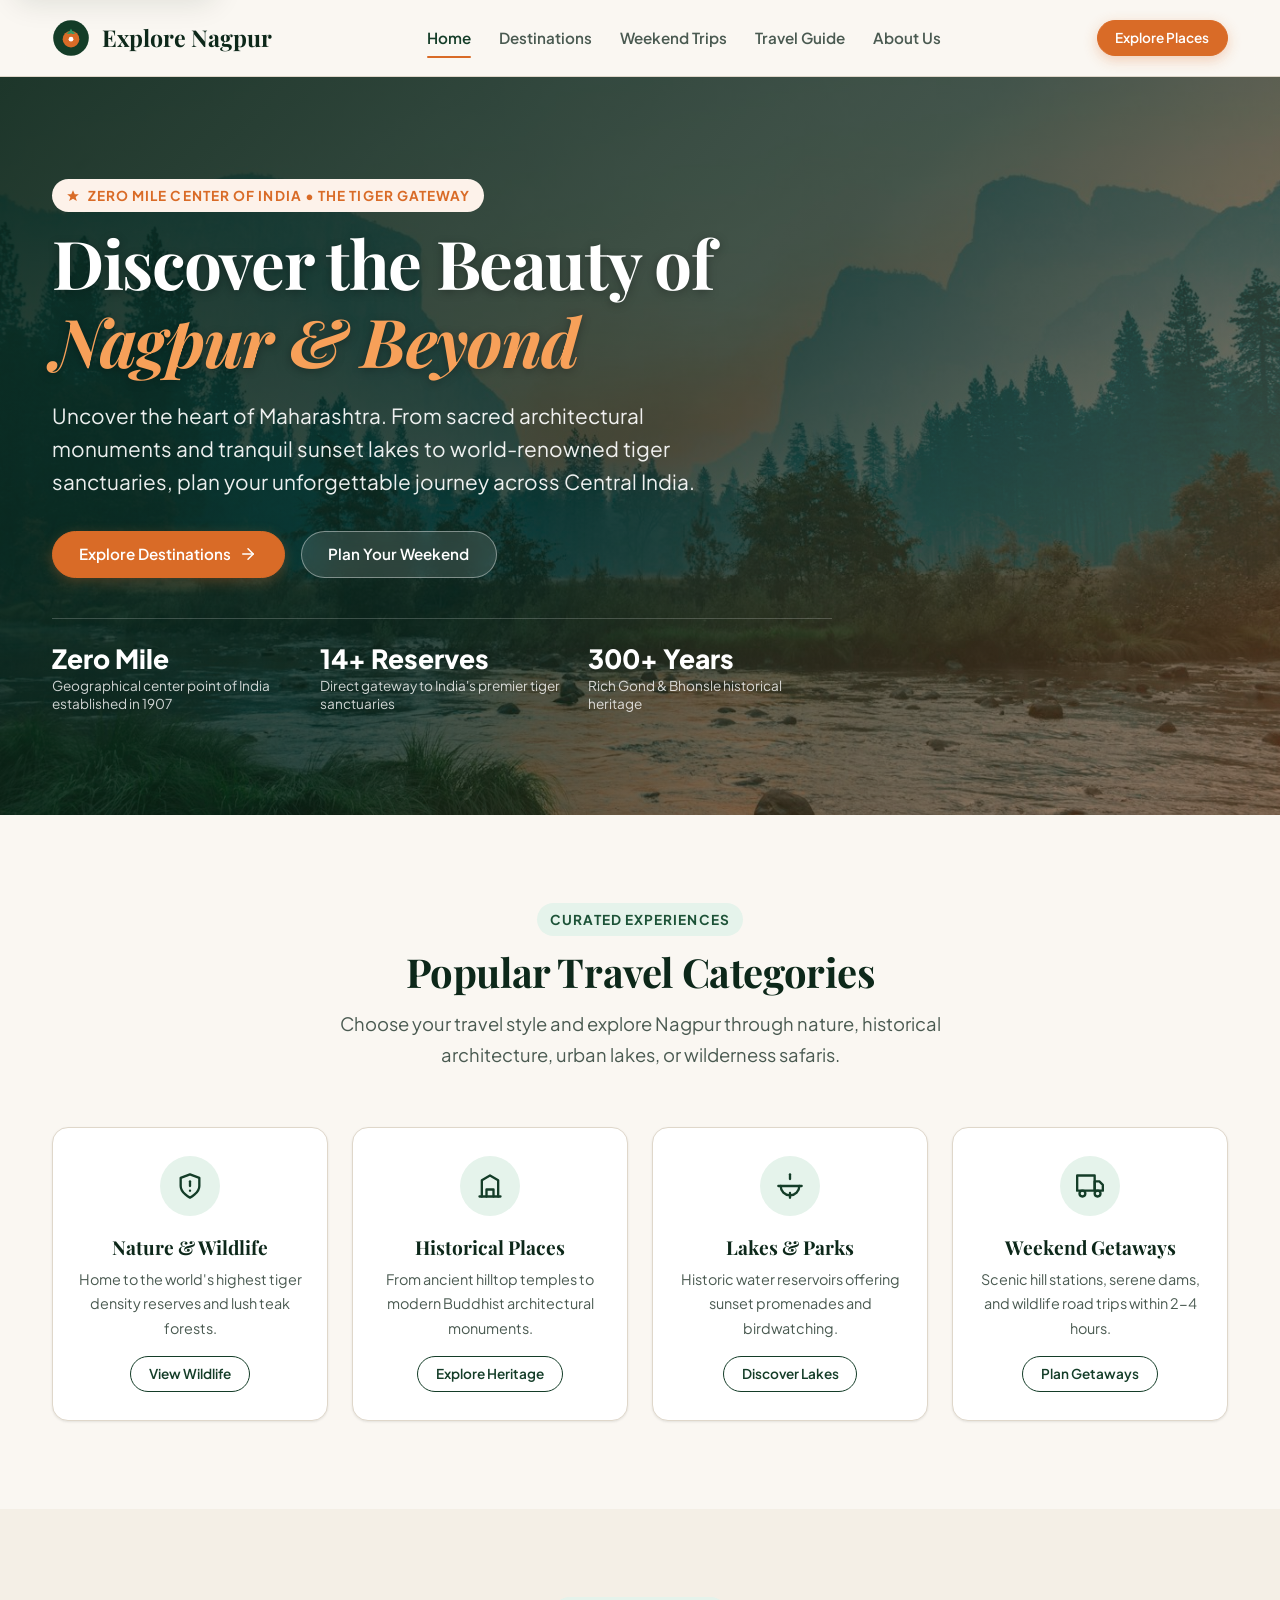
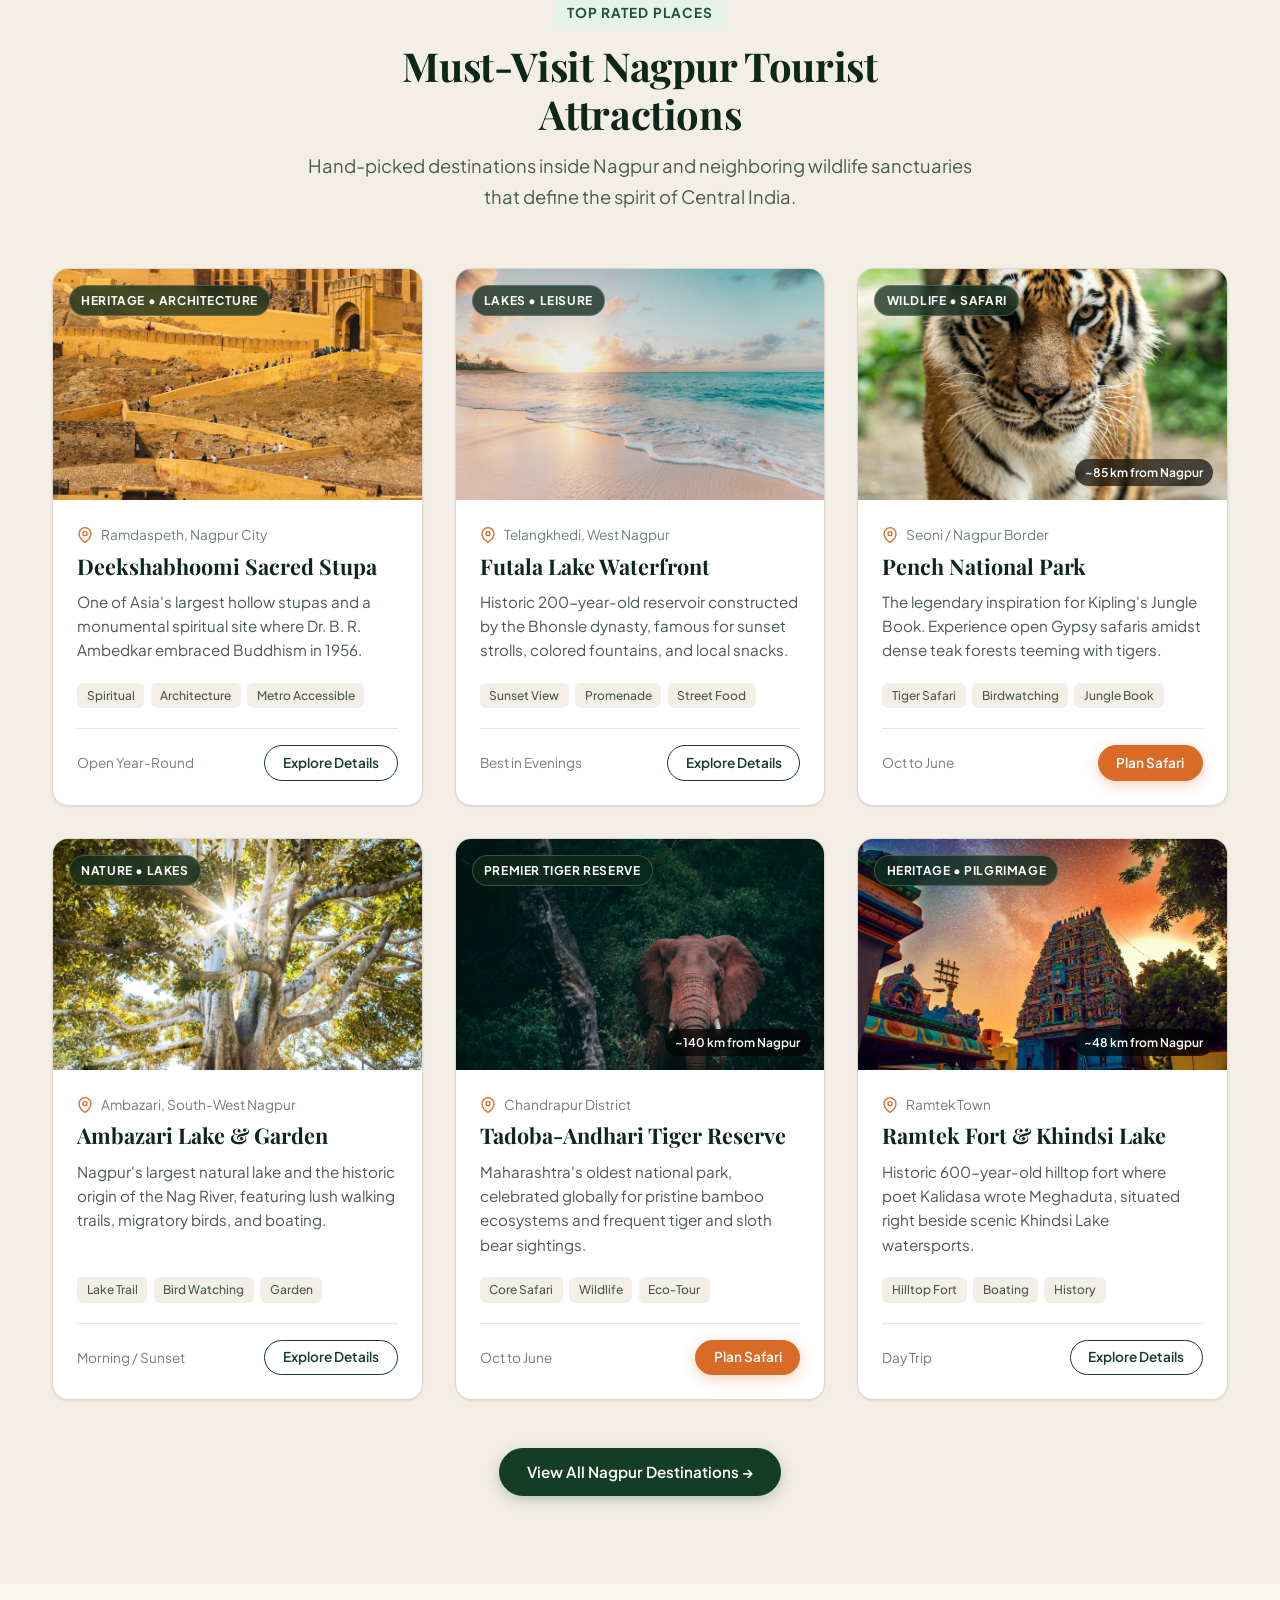
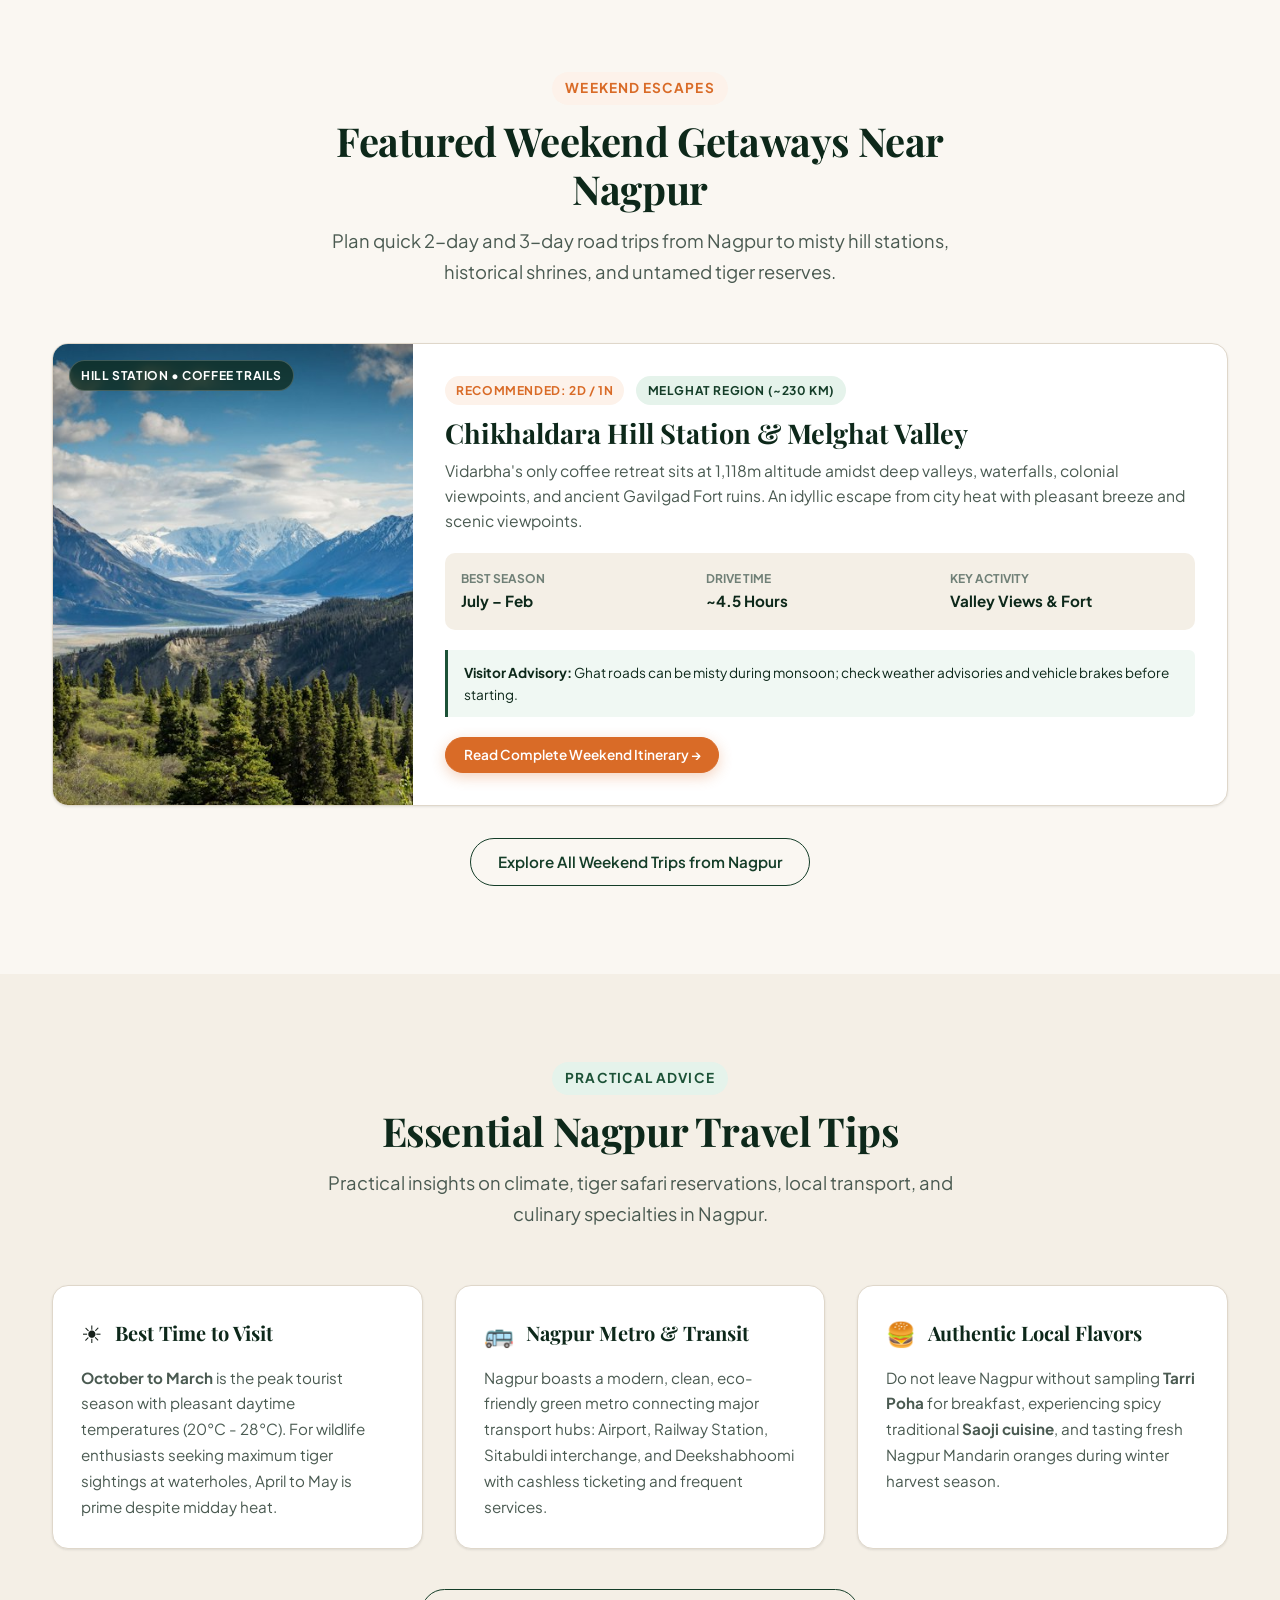
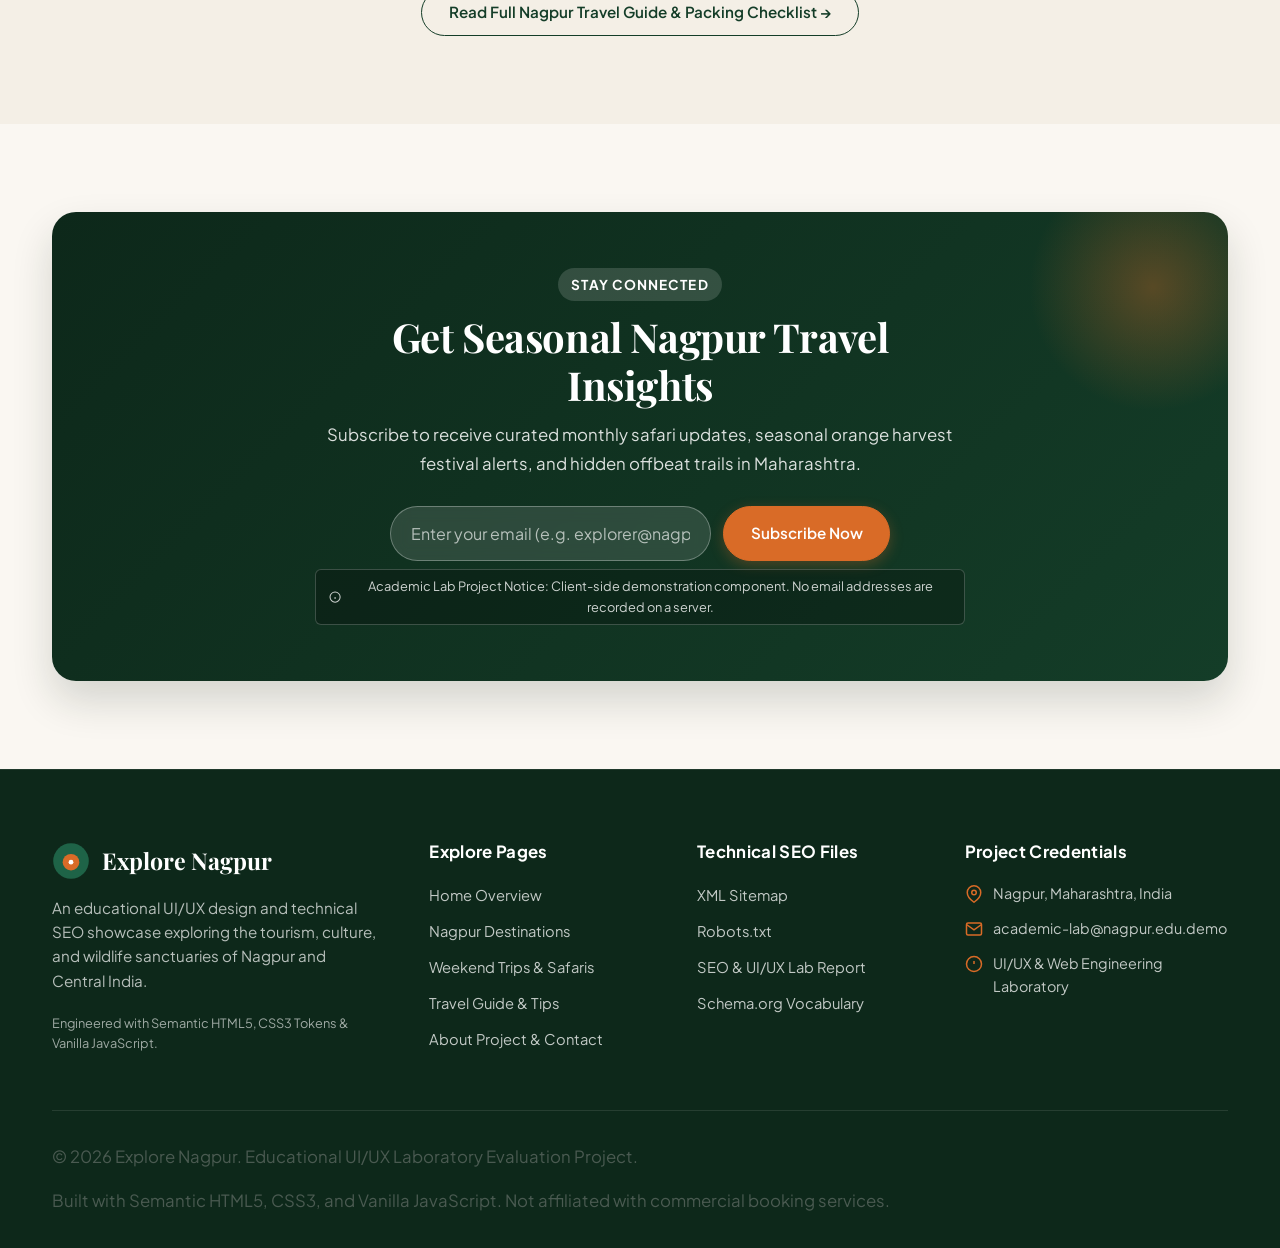
<file: index.html>
<!DOCTYPE html>
<html lang="en">
<head>
  <meta charset="UTF-8">
  <meta name="viewport" content="width=device-width, initial-scale=1.0">
  <title>Explore Nagpur — UI/UX Laboratory Project</title>
  <meta http-equiv="refresh" content="0; url=uiux/index.html">
  <link rel="canonical" href="https://divyanshkhare-06.github.io/explore-nagpur/uiux/index.html">
  <script>
    window.location.replace("uiux/index.html");
  </script>
  <style>
    body {
      font-family: -apple-system, BlinkMacSystemFont, 'Segoe UI', Roboto, Helvetica, Arial, sans-serif;
      display: flex;
      align-items: center;
      justify-content: center;
      height: 100vh;
      margin: 0;
      background-color: #faf7f2;
      color: #16201a;
      text-align: center;
    }
    .card {
      background: #ffffff;
      padding: 2.5rem;
      border-radius: 16px;
      box-shadow: 0 4px 20px rgba(0,0,0,0.08);
      max-width: 480px;
    }
    a {
      display: inline-block;
      margin-top: 1rem;
      padding: 0.75rem 1.5rem;
      background: #d96b27;
      color: #ffffff;
      text-decoration: none;
      border-radius: 9999px;
      font-weight: 600;
    }
  </style>
</head>
<body>
  <div class="card">
    <h2>Explore Nagpur</h2>
    <p>Redirecting to the UI/UX Laboratory Web Platform...</p>
    <a href="uiux/index.html">Click here if not redirected automatically</a>
  </div>
</body>
</html>
</file>
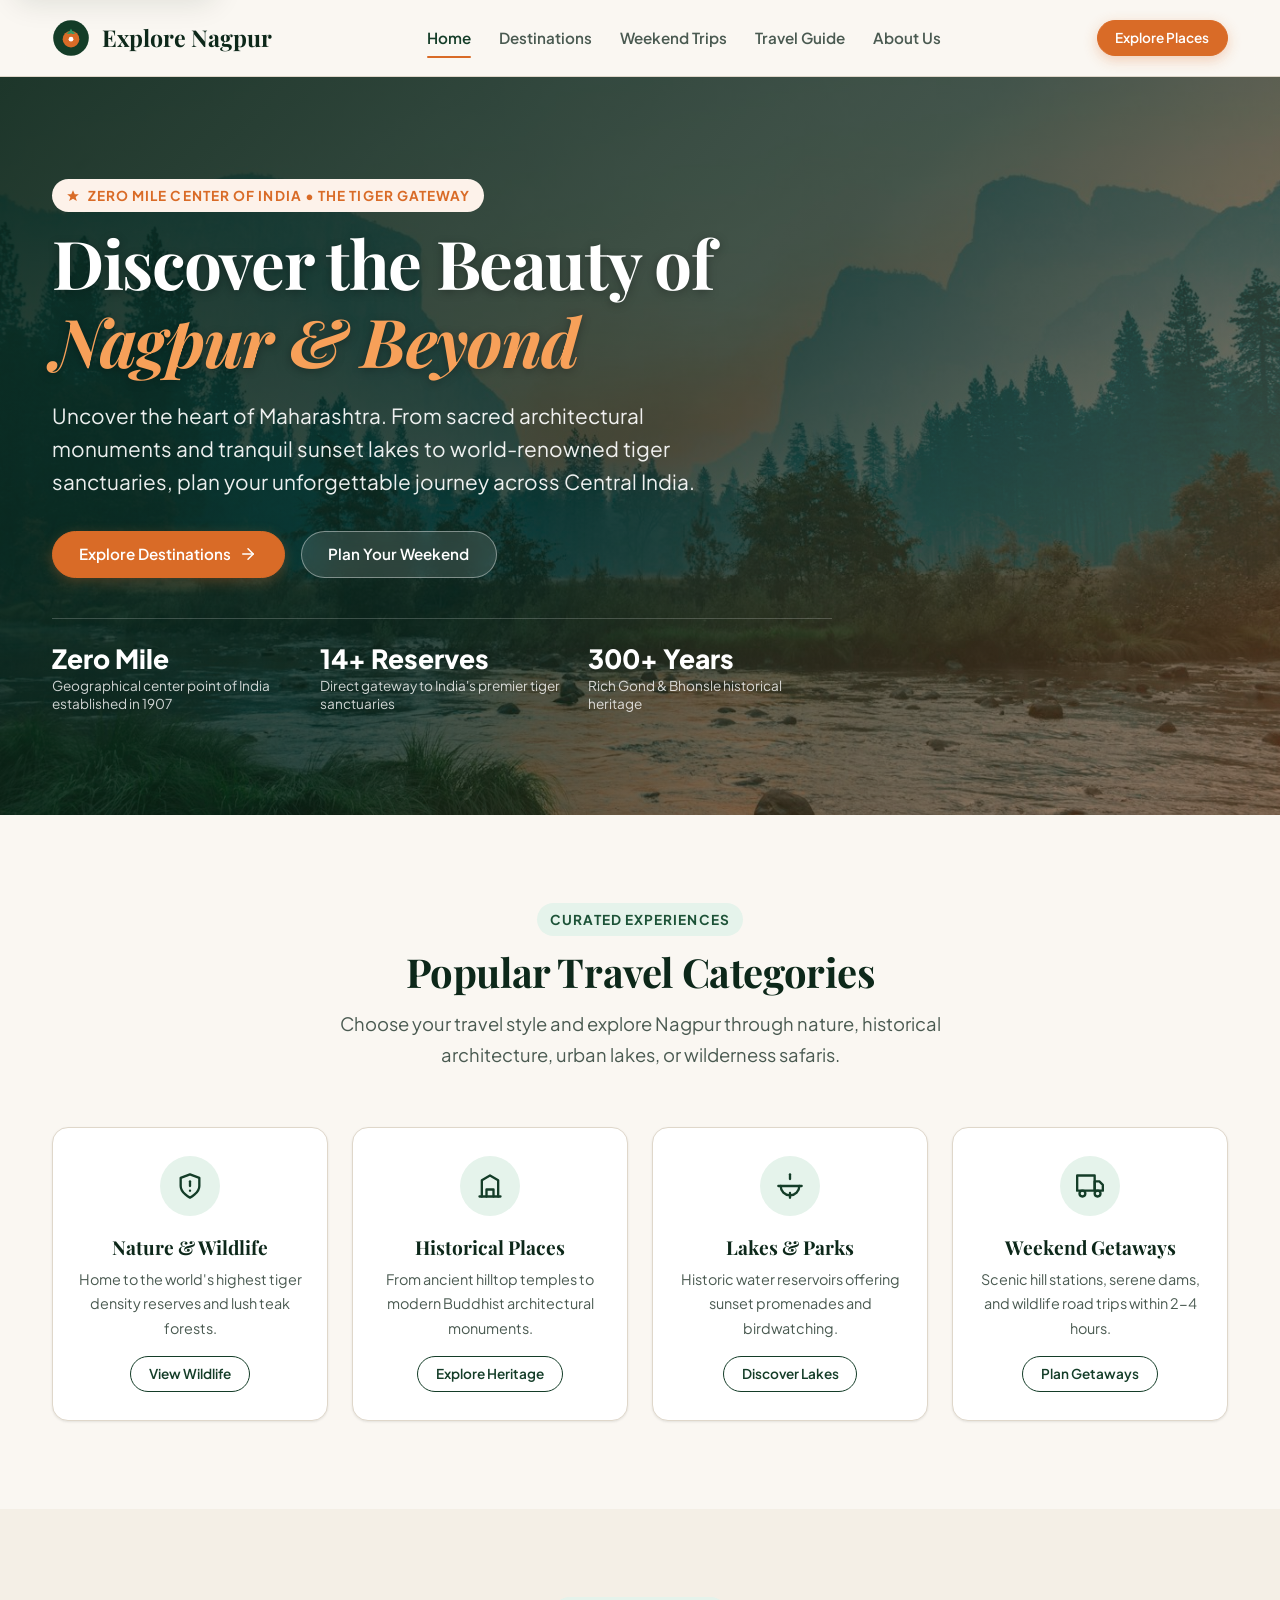
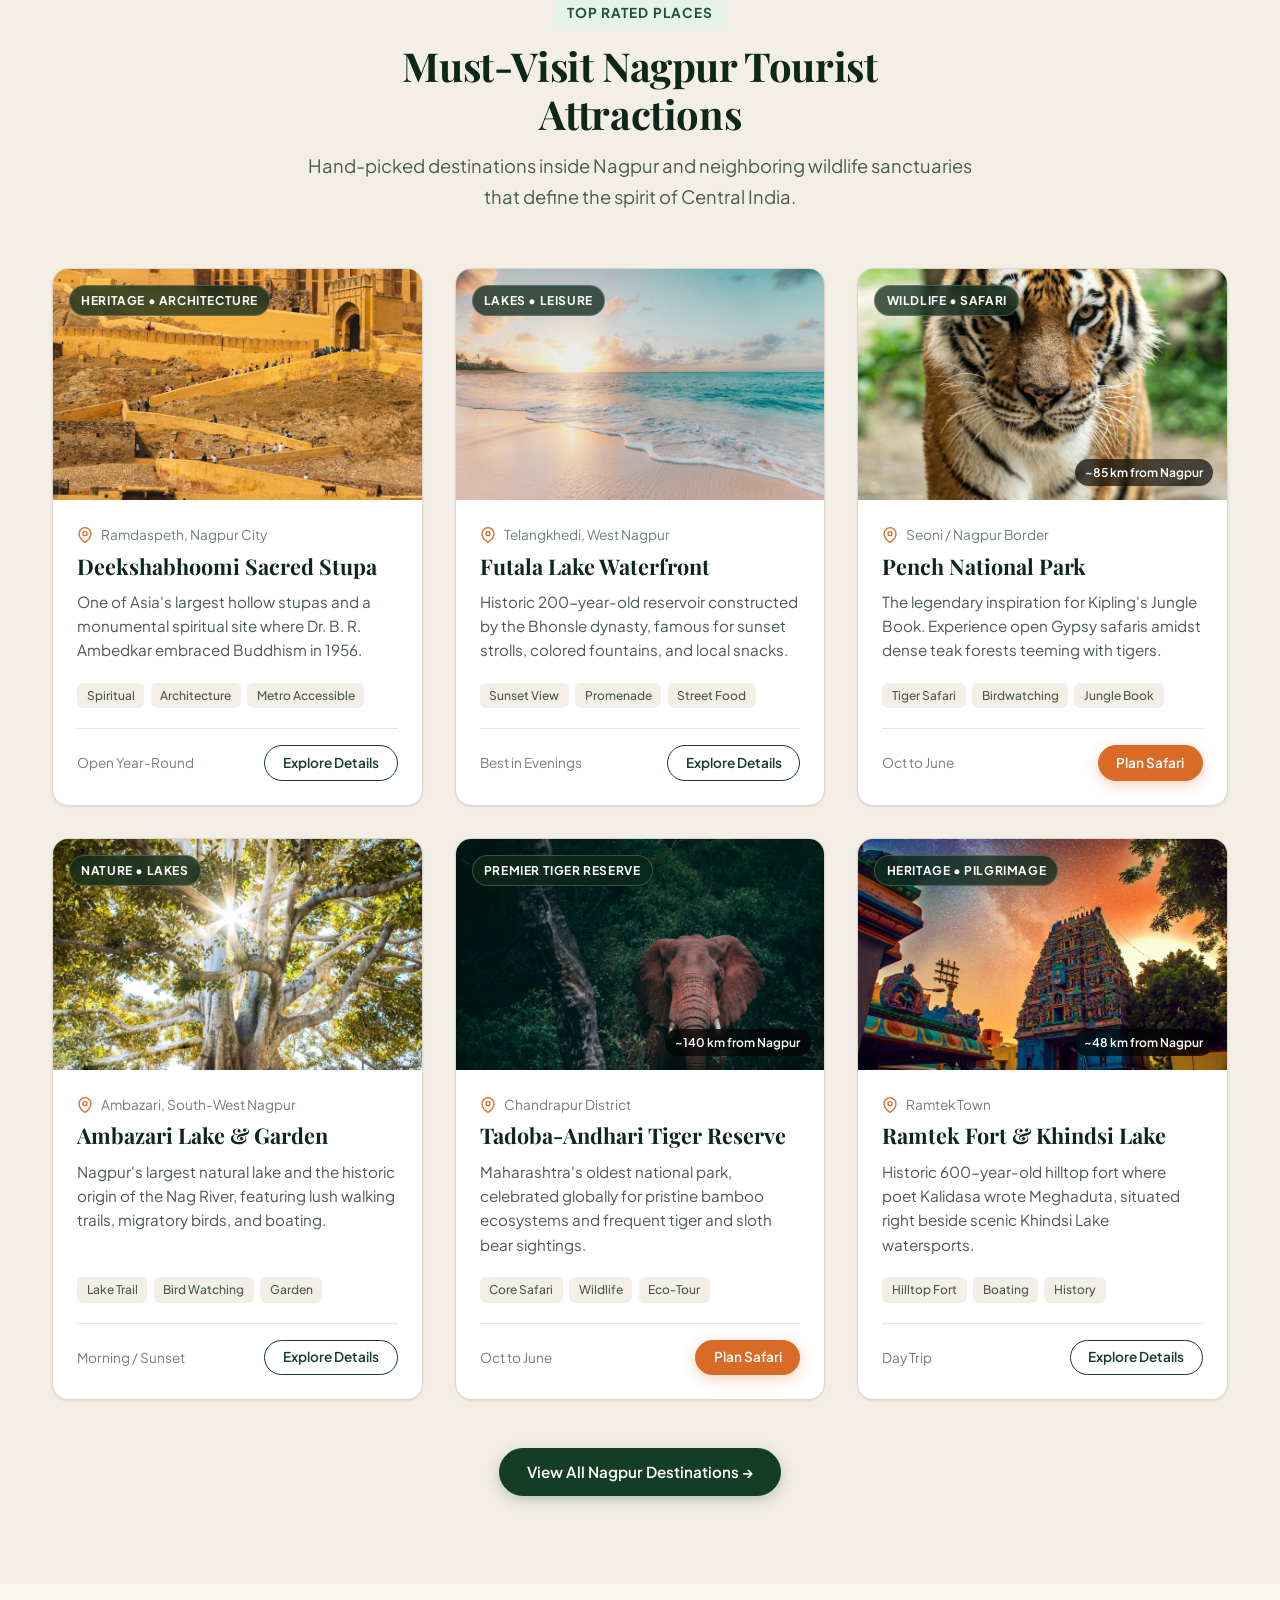
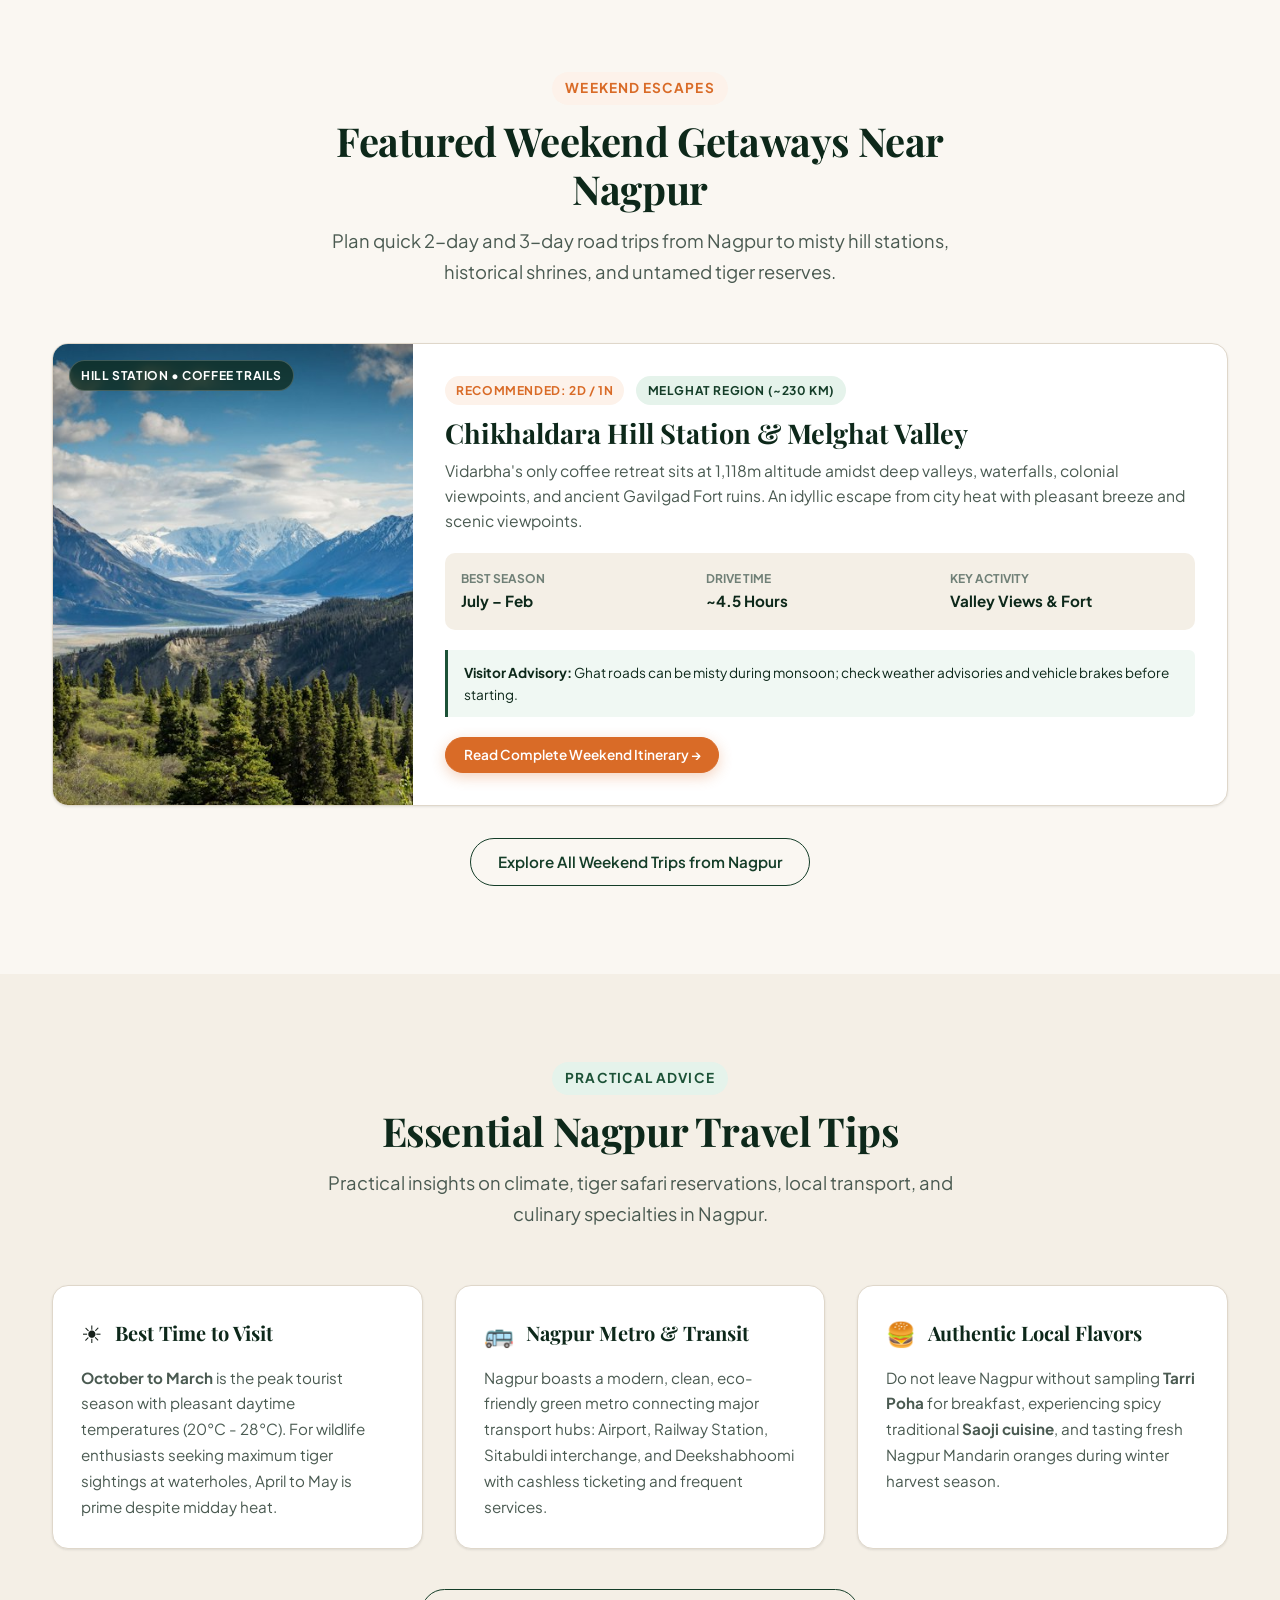
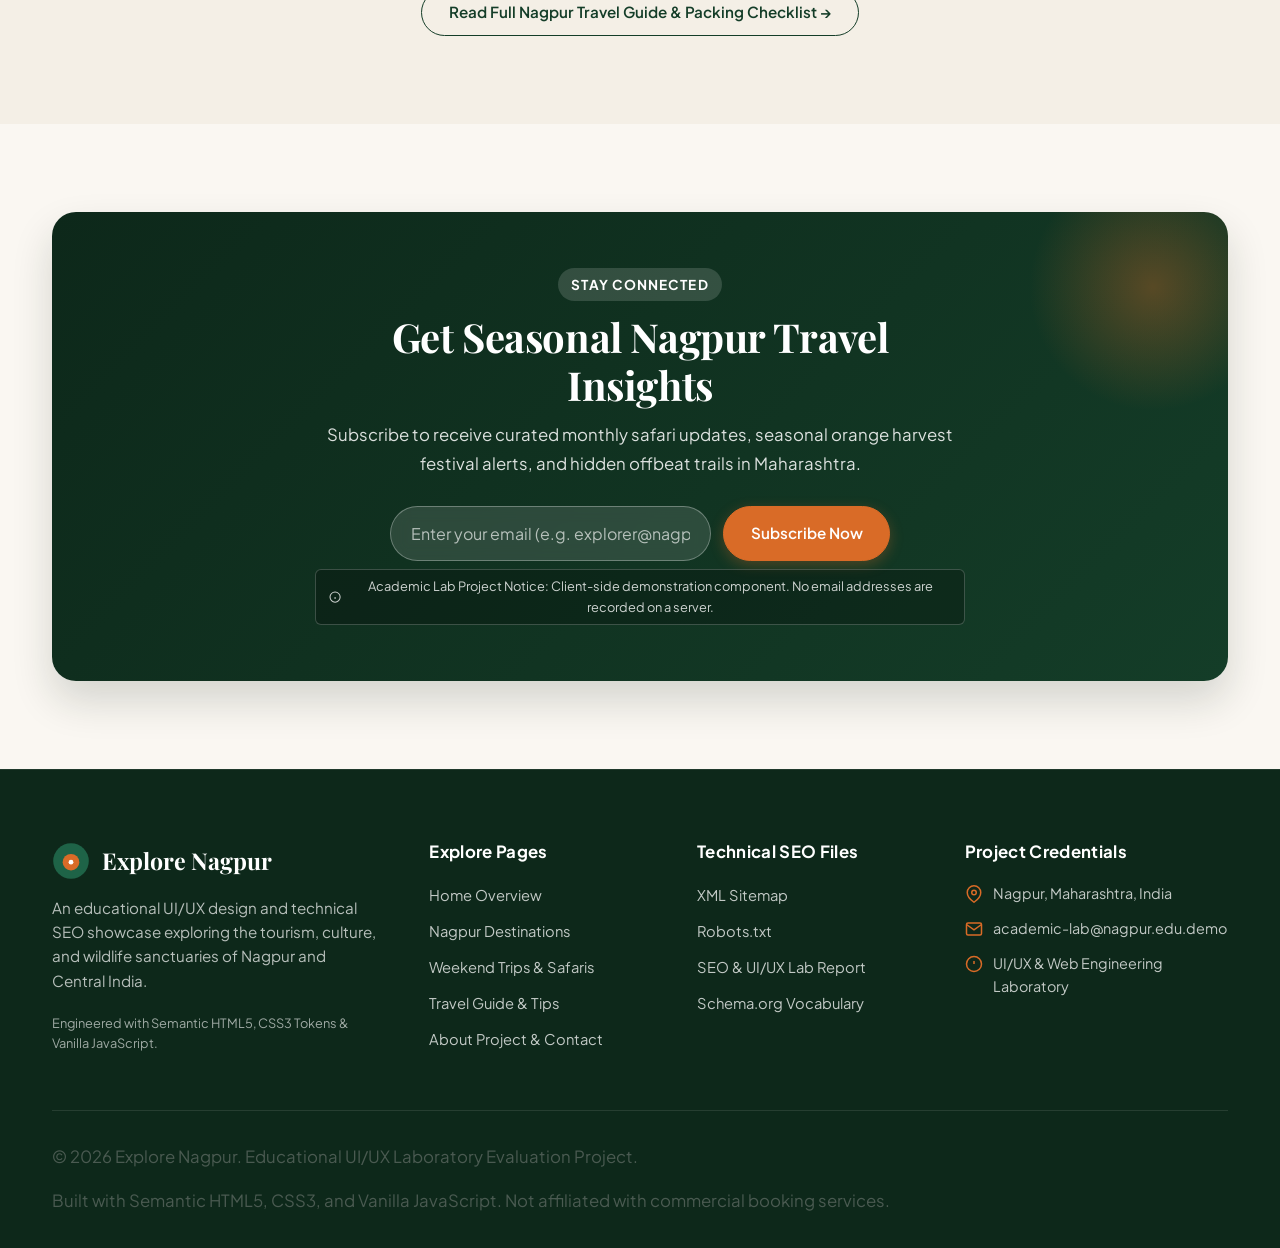
<file: uiux/index.html>
<!DOCTYPE html>
<html lang="en">
<head>
  <meta charset="UTF-8">
  <meta name="viewport" content="width=device-width, initial-scale=1.0">
  
  <!-- Primary Meta Tags -->
  <title>Explore Nagpur | Tourist Places &amp; Travel Guide | Maharashtra</title>
  <meta name="title" content="Explore Nagpur | Tourist Places &amp; Travel Guide | Maharashtra">
  <meta name="description" content="Discover places to visit in Nagpur, tiger safari getaways, serene lakes, historic temples, and weekend trips near Nagpur with our curated travel guide.">
  <meta name="keywords" content="places to visit in nagpur, nagpur tourist attractions, travel guide for nagpur, weekend trips near nagpur, tourist destinations near nagpur, pench safari, tadoba tiger reserve">
  <meta name="author" content="Divyansh Khare - College UI/UX Laboratory Project">
  <meta name="robots" content="index, follow">
  
  <!-- Canonical URL -->
  <link rel="canonical" href="https://divyanshkhare-06.github.io/explore-nagpur/uiux/index.html">
  
  <!-- Open Graph / Facebook -->
  <meta property="og:type" content="website">
  <meta property="og:url" content="https://divyanshkhare-06.github.io/explore-nagpur/uiux/index.html">
  <meta property="og:title" content="Explore Nagpur | Tourist Places &amp; Travel Guide">
  <meta property="og:description" content="Discover places to visit in Nagpur, tiger safari getaways, serene lakes, and weekend trips across Central India.">
  <meta property="og:image" content="https://divyanshkhare-06.github.io/explore-nagpur/uiux/assets/images/hero-nagpur.jpg">
  <meta property="og:site_name" content="Explore Nagpur">
  <meta property="og:locale" content="en_IN">
  
  <!-- Twitter Card -->
  <meta name="twitter:card" content="summary_large_image">
  <meta name="twitter:url" content="https://divyanshkhare-06.github.io/explore-nagpur/uiux/index.html">
  <meta name="twitter:title" content="Explore Nagpur | Tourist Places &amp; Travel Guide">
  <meta name="twitter:description" content="Plan your visit to Nagpur with curated attractions, tiger safari getaways, and practical travel guides.">
  <meta name="twitter:image" content="https://divyanshkhare-06.github.io/explore-nagpur/uiux/assets/images/hero-nagpur.jpg">

  <!-- Favicon -->
  <link rel="icon" type="image/svg+xml" href="assets/icons/favicon.svg">

  <!-- Stylesheet -->
  <link rel="stylesheet" href="css/styles.css">

  <!-- JSON-LD Structured Data: WebSite & Educational Organization -->
  <script type="application/ld+json">
  {
    "@context": "https://schema.org",
    "@graph": [
      {
        "@type": "WebSite",
        "@id": "https://divyanshkhare-06.github.io/explore-nagpur/uiux/#website",
        "url": "https://divyanshkhare-06.github.io/explore-nagpur/uiux/",
        "name": "Explore Nagpur",
        "description": "Comprehensive tourist guide, destination finder, and weekend planner for Nagpur, Maharashtra.",
        "inLanguage": "en-IN",
        "potentialAction": {
          "@type": "SearchAction",
          "target": "https://divyanshkhare-06.github.io/explore-nagpur/uiux/destinations.html?q={search_term_string}",
          "query-input": "required name=search_term_string"
        }
      },
      {
        "@type": "TouristDestination",
        "@id": "https://divyanshkhare-06.github.io/explore-nagpur/uiux/#destination",
        "name": "Nagpur, Maharashtra",
        "description": "The Orange City of India, Zero Mile center, and premier gateway to world-renowned tiger reserves.",
        "address": {
          "@type": "PostalAddress",
          "addressLocality": "Nagpur",
          "addressRegion": "Maharashtra",
          "addressCountry": "IN"
        },
        "geo": {
          "@type": "GeoCoordinates",
          "latitude": "21.1458",
          "longitude": "79.0882"
        }
      }
    ]
  }
  </script>
</head>
<body>
  <!-- Accessible Skip to Content Link -->
  <a href="#main-content" class="skip-link">Skip to main content</a>

  <!-- Global Site Header & Navigation -->
  <header class="site-header" role="banner">
    <div class="container nav-container">
      <a href="index.html" class="brand-logo" aria-label="Explore Nagpur Homepage">
        <svg class="brand-icon" viewBox="0 0 64 64" width="38" height="38" aria-hidden="true" focusable="false">
          <circle cx="32" cy="32" r="30" fill="#143d28" />
          <circle cx="32" cy="34" r="14" fill="#d96b27" />
          <path d="M32 16 C34 22 40 24 40 24 C36 26 33 26 32 23 C31 26 28 26 24 24 C24 24 30 22 32 16 Z" fill="#339966" />
          <circle cx="32" cy="34" r="4" fill="#ffffff" />
        </svg>
        <span>Explore Nagpur</span>
      </a>

      <!-- Desktop & Mobile Navigation Menu -->
      <nav id="navMenu" class="nav-menu" role="navigation" aria-label="Main Navigation">
        <a href="index.html" class="nav-link active">Home</a>
        <a href="destinations.html" class="nav-link">Destinations</a>
        <a href="weekend-trips.html" class="nav-link">Weekend Trips</a>
        <a href="travel-guide.html" class="nav-link">Travel Guide</a>
        <a href="about.html" class="nav-link">About Us</a>
      </nav>

      <div class="nav-actions">
        <a href="destinations.html" class="btn btn-primary btn-sm">Explore Places</a>
        <button id="navToggle" class="nav-toggle" aria-label="Toggle navigation menu" aria-expanded="false" aria-controls="navMenu">
          <svg viewBox="0 0 24 24" fill="none" stroke="currentColor" stroke-width="2" stroke-linecap="round" stroke-linejoin="round" aria-hidden="true">
            <line x1="3" y1="12" x2="21" y2="12"></line>
            <line x1="3" y1="6" x2="21" y2="6"></line>
            <line x1="3" y1="18" x2="21" y2="18"></line>
          </svg>
        </button>
      </div>
    </div>
  </header>

  <main id="main-content">
    <!-- Hero Section -->
    <section class="hero-home" aria-label="Explore Nagpur Hero Overview">
      <div class="hero-bg-wrapper">
        <img 
          src="assets/images/hero-nagpur.jpg" 
          alt="Lush green panoramic landscape representing Nagpur and Central India wilderness" 
          class="hero-bg-img"
          width="1400" 
          height="800" 
          loading="eager" 
          fetchpriority="high"
          onerror="this.onerror=null; this.src='assets/images/placeholder-fallback.svg';"
        >
        <div class="hero-overlay"></div>
      </div>

      <div class="container">
        <div class="hero-content">
          <div class="eyebrow">
            <svg width="14" height="14" viewBox="0 0 24 24" fill="currentColor" aria-hidden="true">
              <path d="M12 2L15 9H22L16.5 13.5L18.5 20.5L12 16.5L5.5 20.5L7.5 13.5L2 9H9L12 2Z"/>
            </svg>
            Zero Mile Center of India &bull; The Tiger Gateway
          </div>
          <h1 class="hero-title">
            Discover the Beauty of <span class="serif-italic">Nagpur &amp; Beyond</span>
          </h1>
          <p class="hero-subtitle">
            Uncover the heart of Maharashtra. From sacred architectural monuments and tranquil sunset lakes to world-renowned tiger sanctuaries, plan your unforgettable journey across Central India.
          </p>
          <div class="hero-cta-group">
            <a href="destinations.html" class="btn btn-primary">
              Explore Destinations
              <svg width="18" height="18" viewBox="0 0 24 24" fill="none" stroke="currentColor" stroke-width="2" stroke-linecap="round" stroke-linejoin="round" aria-hidden="true">
                <line x1="5" y1="12" x2="19" y2="12"></line>
                <polyline points="12 5 19 12 12 19"></polyline>
              </svg>
            </a>
            <a href="weekend-trips.html" class="btn btn-outline-light">Plan Your Weekend</a>
          </div>

          <!-- Quick Stats Ribbon -->
          <div class="hero-stats">
            <div class="stat-item">
              <h3>Zero Mile</h3>
              <p>Geographical center point of India established in 1907</p>
            </div>
            <div class="stat-item">
              <h3>14+ Reserves</h3>
              <p>Direct gateway to India's premier tiger sanctuaries</p>
            </div>
            <div class="stat-item">
              <h3>300+ Years</h3>
              <p>Rich Gond &amp; Bhonsle historical heritage</p>
            </div>
          </div>
        </div>
      </div>
    </section>

    <!-- Popular Categories Section -->
    <section class="section-padding" aria-labelledby="categories-heading">
      <div class="container">
        <div class="section-head">
          <span class="eyebrow eyebrow-forest">Curated Experiences</span>
          <h2 id="categories-heading">Popular Travel Categories</h2>
          <p class="lead-text">Choose your travel style and explore Nagpur through nature, historical architecture, urban lakes, or wilderness safaris.</p>
        </div>

        <div class="grid-4">
          <!-- Category 1 -->
          <article class="category-card">
            <div class="cat-icon-box" aria-hidden="true">
              <svg viewBox="0 0 24 24" fill="none" stroke="currentColor" stroke-width="2" stroke-linecap="round" stroke-linejoin="round">
                <path d="M12 22s8-4 8-10V5l-8-3-8 3v7c0 6 8 10 8 10z"/>
                <path d="M12 8v4"/>
                <path d="M12 16h.01"/>
              </svg>
            </div>
            <h3>Nature &amp; Wildlife</h3>
            <p>Home to the world's highest tiger density reserves and lush teak forests.</p>
            <a href="destinations.html?category=nature" class="btn btn-outline btn-sm" style="margin-top: 1rem;">View Wildlife</a>
          </article>

          <!-- Category 2 -->
          <article class="category-card">
            <div class="cat-icon-box" aria-hidden="true">
              <svg viewBox="0 0 24 24" fill="none" stroke="currentColor" stroke-width="2" stroke-linecap="round" stroke-linejoin="round">
                <path d="M3 21h18"/>
                <path d="M5 21V7l7-4 7 4v14"/>
                <path d="M9 21v-6h6v6"/>
              </svg>
            </div>
            <h3>Historical Places</h3>
            <p>From ancient hilltop temples to modern Buddhist architectural monuments.</p>
            <a href="destinations.html?category=historical" class="btn btn-outline btn-sm" style="margin-top: 1rem;">Explore Heritage</a>
          </article>

          <!-- Category 3 -->
          <article class="category-card">
            <div class="cat-icon-box" aria-hidden="true">
              <svg viewBox="0 0 24 24" fill="none" stroke="currentColor" stroke-width="2" stroke-linecap="round" stroke-linejoin="round">
                <path d="M2 12h20"/>
                <path d="M20 12c0 4.4-3.6 8-8 8s-8-3.6-8-8"/>
                <path d="M12 2v4"/>
                <path d="M12 18v4"/>
              </svg>
            </div>
            <h3>Lakes &amp; Parks</h3>
            <p>Historic water reservoirs offering sunset promenades and birdwatching.</p>
            <a href="destinations.html?category=lakes" class="btn btn-outline btn-sm" style="margin-top: 1rem;">Discover Lakes</a>
          </article>

          <!-- Category 4 -->
          <article class="category-card">
            <div class="cat-icon-box" aria-hidden="true">
              <svg viewBox="0 0 24 24" fill="none" stroke="currentColor" stroke-width="2" stroke-linecap="round" stroke-linejoin="round">
                <rect x="1" y="3" width="15" height="13"/>
                <polygon points="16 8 20 8 23 11 23 16 16 16 16 8"/>
                <circle cx="5.5" cy="18.5" r="2.5"/>
                <circle cx="18.5" cy="18.5" r="2.5"/>
              </svg>
            </div>
            <h3>Weekend Getaways</h3>
            <p>Scenic hill stations, serene dams, and wildlife road trips within 2-4 hours.</p>
            <a href="weekend-trips.html" class="btn btn-outline btn-sm" style="margin-top: 1rem;">Plan Getaways</a>
          </article>
        </div>
      </div>
    </section>

    <!-- Destination Discovery Section -->
    <section class="section-padding" style="background-color: var(--color-surface-soft);" aria-labelledby="featured-destinations-heading">
      <div class="container">
        <div class="section-head">
          <span class="eyebrow eyebrow-forest">Top Rated Places</span>
          <h2 id="featured-destinations-heading">Must-Visit Nagpur Tourist Attractions</h2>
          <p class="lead-text">Hand-picked destinations inside Nagpur and neighboring wildlife sanctuaries that define the spirit of Central India.</p>
        </div>

        <div class="grid-3">
          <!-- Card 1: Deekshabhoomi -->
          <article class="destination-card">
            <div class="card-media">
              <img 
                src="assets/images/deekshabhoomi.jpg" 
                alt="Deekshabhoomi sacred hollow Buddhist stupa in Nagpur"
                width="800" 
                height="500" 
                loading="lazy"
                onerror="this.onerror=null; this.src='assets/images/placeholder-fallback.svg';"
              >
              <span class="badge badge-glass">Heritage &bull; Architecture</span>
            </div>
            <div class="card-body">
              <div class="card-meta">
                <svg viewBox="0 0 24 24" fill="none" stroke="currentColor" stroke-width="2" aria-hidden="true">
                  <path d="M21 10c0 7-9 13-9 13s-9-6-9-13a9 9 0 0 1 18 0z"></path>
                  <circle cx="12" cy="10" r="3"></circle>
                </svg>
                <span>Ramdaspeth, Nagpur City</span>
              </div>
              <h3 class="card-title">Deekshabhoomi Sacred Stupa</h3>
              <p class="card-desc">One of Asia's largest hollow stupas and a monumental spiritual site where Dr. B. R. Ambedkar embraced Buddhism in 1956.</p>
              <div class="card-tags">
                <span class="tag-pill">Spiritual</span>
                <span class="tag-pill">Architecture</span>
                <span class="tag-pill">Metro Accessible</span>
              </div>
              <div class="card-footer">
                <span style="font-size: 0.85rem; color: var(--color-text-subtle);">Open Year-Round</span>
                <a href="destinations.html" class="btn btn-outline btn-sm">Explore Details</a>
              </div>
            </div>
          </article>

          <!-- Card 2: Futala Lake -->
          <article class="destination-card">
            <div class="card-media">
              <img 
                src="assets/images/futala-lake.jpg" 
                alt="Sunset view across Futala Lake with scenic waterfront promenade in Nagpur"
                width="800" 
                height="500" 
                loading="lazy"
                onerror="this.onerror=null; this.src='assets/images/placeholder-fallback.svg';"
              >
              <span class="badge badge-glass">Lakes &bull; Leisure</span>
            </div>
            <div class="card-body">
              <div class="card-meta">
                <svg viewBox="0 0 24 24" fill="none" stroke="currentColor" stroke-width="2" aria-hidden="true">
                  <path d="M21 10c0 7-9 13-9 13s-9-6-9-13a9 9 0 0 1 18 0z"></path>
                  <circle cx="12" cy="10" r="3"></circle>
                </svg>
                <span>Telangkhedi, West Nagpur</span>
              </div>
              <h3 class="card-title">Futala Lake Waterfront</h3>
              <p class="card-desc">Historic 200-year-old reservoir constructed by the Bhonsle dynasty, famous for sunset strolls, colored fountains, and local snacks.</p>
              <div class="card-tags">
                <span class="tag-pill">Sunset View</span>
                <span class="tag-pill">Promenade</span>
                <span class="tag-pill">Street Food</span>
              </div>
              <div class="card-footer">
                <span style="font-size: 0.85rem; color: var(--color-text-subtle);">Best in Evenings</span>
                <a href="destinations.html" class="btn btn-outline btn-sm">Explore Details</a>
              </div>
            </div>
          </article>

          <!-- Card 3: Pench National Park -->
          <article class="destination-card">
            <div class="card-media">
              <img 
                src="assets/images/pench-tiger.jpg" 
                alt="Royal Bengal tiger in teak forest at Pench National Park near Nagpur"
                width="800" 
                height="500" 
                loading="lazy"
                onerror="this.onerror=null; this.src='assets/images/placeholder-fallback.svg';"
              >
              <span class="badge badge-glass">Wildlife &bull; Safari</span>
              <span class="distance-badge">~85 km from Nagpur</span>
            </div>
            <div class="card-body">
              <div class="card-meta">
                <svg viewBox="0 0 24 24" fill="none" stroke="currentColor" stroke-width="2" aria-hidden="true">
                  <path d="M21 10c0 7-9 13-9 13s-9-6-9-13a9 9 0 0 1 18 0z"></path>
                  <circle cx="12" cy="10" r="3"></circle>
                </svg>
                <span>Seoni / Nagpur Border</span>
              </div>
              <h3 class="card-title">Pench National Park</h3>
              <p class="card-desc">The legendary inspiration for Kipling's Jungle Book. Experience open Gypsy safaris amidst dense teak forests teeming with tigers.</p>
              <div class="card-tags">
                <span class="tag-pill">Tiger Safari</span>
                <span class="tag-pill">Birdwatching</span>
                <span class="tag-pill">Jungle Book</span>
              </div>
              <div class="card-footer">
                <span style="font-size: 0.85rem; color: var(--color-text-subtle);">Oct to June</span>
                <a href="weekend-trips.html" class="btn btn-primary btn-sm">Plan Safari</a>
              </div>
            </div>
          </article>

          <!-- Card 4: Ambazari Lake -->
          <article class="destination-card">
            <div class="card-media">
              <img 
                src="assets/images/ambazari-lake.jpg" 
                alt="Serene calm waters and lush garden surroundings of Ambazari Lake in Nagpur"
                width="800" 
                height="500" 
                loading="lazy"
                onerror="this.onerror=null; this.src='assets/images/placeholder-fallback.svg';"
              >
              <span class="badge badge-glass">Nature &bull; Lakes</span>
            </div>
            <div class="card-body">
              <div class="card-meta">
                <svg viewBox="0 0 24 24" fill="none" stroke="currentColor" stroke-width="2" aria-hidden="true">
                  <path d="M21 10c0 7-9 13-9 13s-9-6-9-13a9 9 0 0 1 18 0z"></path>
                  <circle cx="12" cy="10" r="3"></circle>
                </svg>
                <span>Ambazari, South-West Nagpur</span>
              </div>
              <h3 class="card-title">Ambazari Lake &amp; Garden</h3>
              <p class="card-desc">Nagpur's largest natural lake and the historic origin of the Nag River, featuring lush walking trails, migratory birds, and boating.</p>
              <div class="card-tags">
                <span class="tag-pill">Lake Trail</span>
                <span class="tag-pill">Bird Watching</span>
                <span class="tag-pill">Garden</span>
              </div>
              <div class="card-footer">
                <span style="font-size: 0.85rem; color: var(--color-text-subtle);">Morning / Sunset</span>
                <a href="destinations.html" class="btn btn-outline btn-sm">Explore Details</a>
              </div>
            </div>
          </article>

          <!-- Card 5: Tadoba Tiger Reserve -->
          <article class="destination-card">
            <div class="card-media">
              <img 
                src="assets/images/tadoba-safari.jpg" 
                alt="Wildlife safari jeep trailing through Tadoba Andhari Tiger Reserve jungle"
                width="800" 
                height="500" 
                loading="lazy"
                onerror="this.onerror=null; this.src='assets/images/placeholder-fallback.svg';"
              >
              <span class="badge badge-glass">Premier Tiger Reserve</span>
              <span class="distance-badge">~140 km from Nagpur</span>
            </div>
            <div class="card-body">
              <div class="card-meta">
                <svg viewBox="0 0 24 24" fill="none" stroke="currentColor" stroke-width="2" aria-hidden="true">
                  <path d="M21 10c0 7-9 13-9 13s-9-6-9-13a9 9 0 0 1 18 0z"></path>
                  <circle cx="12" cy="10" r="3"></circle>
                </svg>
                <span>Chandrapur District</span>
              </div>
              <h3 class="card-title">Tadoba-Andhari Tiger Reserve</h3>
              <p class="card-desc">Maharashtra's oldest national park, celebrated globally for pristine bamboo ecosystems and frequent tiger and sloth bear sightings.</p>
              <div class="card-tags">
                <span class="tag-pill">Core Safari</span>
                <span class="tag-pill">Wildlife</span>
                <span class="tag-pill">Eco-Tour</span>
              </div>
              <div class="card-footer">
                <span style="font-size: 0.85rem; color: var(--color-text-subtle);">Oct to June</span>
                <a href="weekend-trips.html" class="btn btn-primary btn-sm">Plan Safari</a>
              </div>
            </div>
          </article>

          <!-- Card 6: Ramtek Fort Temple -->
          <article class="destination-card">
            <div class="card-media">
              <img 
                src="assets/images/ramtek-temple.jpg" 
                alt="Ancient hilltop Ramtek temple and Kalidasa heritage site near Nagpur"
                width="800" 
                height="500" 
                loading="lazy"
                onerror="this.onerror=null; this.src='assets/images/placeholder-fallback.svg';"
              >
              <span class="badge badge-glass">Heritage &bull; Pilgrimage</span>
              <span class="distance-badge">~48 km from Nagpur</span>
            </div>
            <div class="card-body">
              <div class="card-meta">
                <svg viewBox="0 0 24 24" fill="none" stroke="currentColor" stroke-width="2" aria-hidden="true">
                  <path d="M21 10c0 7-9 13-9 13s-9-6-9-13a9 9 0 0 1 18 0z"></path>
                  <circle cx="12" cy="10" r="3"></circle>
                </svg>
                <span>Ramtek Town</span>
              </div>
              <h3 class="card-title">Ramtek Fort &amp; Khindsi Lake</h3>
              <p class="card-desc">Historic 600-year-old hilltop fort where poet Kalidasa wrote Meghaduta, situated right beside scenic Khindsi Lake watersports.</p>
              <div class="card-tags">
                <span class="tag-pill">Hilltop Fort</span>
                <span class="tag-pill">Boating</span>
                <span class="tag-pill">History</span>
              </div>
              <div class="card-footer">
                <span style="font-size: 0.85rem; color: var(--color-text-subtle);">Day Trip</span>
                <a href="destinations.html" class="btn btn-outline btn-sm">Explore Details</a>
              </div>
            </div>
          </article>
        </div>

        <div style="text-align: center; margin-top: 3rem;">
          <a href="destinations.html" class="btn btn-forest">
            View All Nagpur Destinations &rarr;
          </a>
        </div>
      </div>
    </section>

    <!-- Featured Weekend Trips Teaser -->
    <section class="section-padding" aria-labelledby="weekend-teaser-heading">
      <div class="container">
        <div class="section-head">
          <span class="eyebrow">Weekend Escapes</span>
          <h2 id="weekend-teaser-heading">Featured Weekend Getaways Near Nagpur</h2>
          <p class="lead-text">Plan quick 2-day and 3-day road trips from Nagpur to misty hill stations, historical shrines, and untamed tiger reserves.</p>
        </div>

        <div class="trip-card" style="margin-bottom: 2rem;">
          <div class="trip-card-media">
            <img 
              src="assets/images/chikhaldara.jpg" 
              alt="Misty scenic valley and hills of Chikhaldara hill station near Nagpur"
              width="800" 
              height="500" 
              loading="lazy"
              onerror="this.onerror=null; this.src='assets/images/placeholder-fallback.svg';"
            >
            <span class="badge badge-glass" style="position: absolute; top: 1rem; left: 1rem;">Hill Station &bull; Coffee Trails</span>
          </div>
          <div class="trip-card-body">
            <div>
              <div class="trip-badges">
                <span class="badge badge-orange">Recommended: 2D / 1N</span>
                <span class="badge badge-forest">Melghat Region (~230 km)</span>
              </div>
              <h3 style="font-size: 1.7rem; margin-bottom: 0.5rem; color: var(--color-primary-900);">
                Chikhaldara Hill Station &amp; Melghat Valley
              </h3>
              <p style="color: var(--color-text-muted); font-size: 0.98rem; line-height: 1.6;">
                Vidarbha's only coffee retreat sits at 1,118m altitude amidst deep valleys, waterfalls, colonial viewpoints, and ancient Gavilgad Fort ruins. An idyllic escape from city heat with pleasant breeze and scenic viewpoints.
              </p>

              <div class="trip-specs">
                <div class="spec-item">
                  <span class="label">Best Season</span>
                  <span class="val">July – Feb</span>
                </div>
                <div class="spec-item">
                  <span class="label">Drive Time</span>
                  <span class="val">~4.5 Hours</span>
                </div>
                <div class="spec-item">
                  <span class="label">Key Activity</span>
                  <span class="val">Valley Views &amp; Fort</span>
                </div>
              </div>

              <div class="trip-advisory">
                <strong>Visitor Advisory:</strong> Ghat roads can be misty during monsoon; check weather advisories and vehicle brakes before starting.
              </div>
            </div>

            <div>
              <a href="weekend-trips.html" class="btn btn-primary btn-sm">Read Complete Weekend Itinerary &rarr;</a>
            </div>
          </div>
        </div>

        <div style="text-align: center;">
          <a href="weekend-trips.html" class="btn btn-outline">Explore All Weekend Trips from Nagpur</a>
        </div>
      </div>
    </section>

    <!-- Travel Tips Section -->
    <section class="section-padding" style="background-color: var(--color-surface-soft);" aria-labelledby="travel-tips-heading">
      <div class="container">
        <div class="section-head">
          <span class="eyebrow eyebrow-forest">Practical Advice</span>
          <h2 id="travel-tips-heading">Essential Nagpur Travel Tips</h2>
          <p class="lead-text">Practical insights on climate, tiger safari reservations, local transport, and culinary specialties in Nagpur.</p>
        </div>

        <div class="grid-3">
          <div class="guide-block" style="padding: 1.75rem;">
            <div style="display: flex; align-items: center; gap: 0.75rem; margin-bottom: 0.75rem;">
              <span style="font-size: 1.5rem;" aria-hidden="true">&#9728;</span>
              <h3 style="font-size: 1.25rem;">Best Time to Visit</h3>
            </div>
            <p style="font-size: 0.95rem;">
              <strong>October to March</strong> is the peak tourist season with pleasant daytime temperatures (20&deg;C - 28&deg;C). For wildlife enthusiasts seeking maximum tiger sightings at waterholes, April to May is prime despite midday heat.
            </p>
          </div>

          <div class="guide-block" style="padding: 1.75rem;">
            <div style="display: flex; align-items: center; gap: 0.75rem; margin-bottom: 0.75rem;">
              <span style="font-size: 1.5rem;" aria-hidden="true">&#128652;</span>
              <h3 style="font-size: 1.25rem;">Nagpur Metro &amp; Transit</h3>
            </div>
            <p style="font-size: 0.95rem;">
              Nagpur boasts a modern, clean, eco-friendly green metro connecting major transport hubs: Airport, Railway Station, Sitabuldi interchange, and Deekshabhoomi with cashless ticketing and frequent services.
            </p>
          </div>

          <div class="guide-block" style="padding: 1.75rem;">
            <div style="display: flex; align-items: center; gap: 0.75rem; margin-bottom: 0.75rem;">
              <span style="font-size: 1.5rem;" aria-hidden="true">&#127828;</span>
              <h3 style="font-size: 1.25rem;">Authentic Local Flavors</h3>
            </div>
            <p style="font-size: 0.95rem;">
              Do not leave Nagpur without sampling <strong>Tarri Poha</strong> for breakfast, experiencing spicy traditional <strong>Saoji cuisine</strong>, and tasting fresh Nagpur Mandarin oranges during winter harvest season.
            </p>
          </div>
        </div>

        <div style="text-align: center; margin-top: 2.5rem;">
          <a href="travel-guide.html" class="btn btn-outline">Read Full Nagpur Travel Guide &amp; Packing Checklist &rarr;</a>
        </div>
      </div>
    </section>

    <!-- Newsletter Component with Educational Demonstration Notice -->
    <section class="section-padding" aria-labelledby="newsletter-heading">
      <div class="container">
        <div class="newsletter-card">
          <div class="newsletter-content">
            <span class="eyebrow" style="background-color: rgba(255, 255, 255, 0.15); color: #ffffff;">Stay Connected</span>
            <h2 id="newsletter-heading">Get Seasonal Nagpur Travel Insights</h2>
            <p>
              Subscribe to receive curated monthly safari updates, seasonal orange harvest festival alerts, and hidden offbeat trails in Maharashtra.
            </p>

            <!-- Newsletter Form with Client-Side Validation -->
            <form id="newsletterForm" class="newsletter-form" novalidate>
              <label for="newsletterEmail" class="sr-only">Your Email Address</label>
              <input 
                type="email" 
                id="newsletterEmail" 
                name="email" 
                placeholder="Enter your email (e.g. explorer@nagpur.edu)" 
                required
                autocomplete="email"
              >
              <button type="submit" class="btn btn-primary">Subscribe Now</button>
            </form>

            <!-- Feedback Alert Box -->
            <div id="newsletterAlert" class="alert-box" role="status" aria-live="polite" style="margin-top: 1.5rem; text-align: left;"></div>

            <!-- Explicit Academic Notice -->
            <div>
              <span class="demo-disclaimer" style="color: rgba(255, 255, 255, 0.8); background-color: rgba(0, 0, 0, 0.25); border-color: rgba(255, 255, 255, 0.2);">
                <svg width="14" height="14" viewBox="0 0 24 24" fill="none" stroke="currentColor" stroke-width="2" aria-hidden="true">
                  <circle cx="12" cy="12" r="10"></circle>
                  <line x1="12" y1="16" x2="12" y2="12"></line>
                  <line x1="12" y1="8" x2="12.01" y2="8"></line>
                </svg>
                Academic Lab Project Notice: Client-side demonstration component. No email addresses are recorded on a server.
              </span>
            </div>
          </div>
        </div>
      </div>
    </section>
  </main>

  <!-- Global Footer -->
  <footer class="site-footer" role="contentinfo">
    <div class="container">
      <div class="footer-grid">
        <!-- Brand Info -->
        <div class="footer-col footer-brand">
          <a href="index.html" class="brand-logo" style="color: #ffffff;">
            <svg class="brand-icon" viewBox="0 0 64 64" width="32" height="32" aria-hidden="true">
              <circle cx="32" cy="32" r="30" fill="#1e6347" />
              <circle cx="32" cy="34" r="14" fill="#d96b27" />
              <circle cx="32" cy="34" r="4" fill="#ffffff" />
            </svg>
            <span>Explore Nagpur</span>
          </a>
          <p>
            An educational UI/UX design and technical SEO showcase exploring the tourism, culture, and wildlife sanctuaries of Nagpur and Central India.
          </p>
          <div style="font-size: 0.8rem; color: rgba(255, 255, 255, 0.6);">
            Engineered with Semantic HTML5, CSS3 Tokens &amp; Vanilla JavaScript.
          </div>
        </div>

        <!-- Quick Links -->
        <div class="footer-col">
          <h4>Explore Pages</h4>
          <ul class="footer-links">
            <li><a href="index.html">Home Overview</a></li>
            <li><a href="destinations.html">Nagpur Destinations</a></li>
            <li><a href="weekend-trips.html">Weekend Trips &amp; Safaris</a></li>
            <li><a href="travel-guide.html">Travel Guide &amp; Tips</a></li>
            <li><a href="about.html">About Project &amp; Contact</a></li>
          </ul>
        </div>

        <!-- SEO & Resources -->
        <div class="footer-col">
          <h4>Technical SEO Files</h4>
          <ul class="footer-links">
            <li><a href="sitemap.xml" target="_blank" rel="noopener">XML Sitemap</a></li>
            <li><a href="robots.txt" target="_blank" rel="noopener">Robots.txt</a></li>
            <li><a href="SEO_REPORT.md" target="_blank" rel="noopener">SEO &amp; UI/UX Lab Report</a></li>
            <li><a href="https://schema.org/TouristDestination" target="_blank" rel="noopener">Schema.org Vocabulary</a></li>
          </ul>
        </div>

        <!-- Academic Lab Contact -->
        <div class="footer-col">
          <h4>Project Credentials</h4>
          <div class="footer-contact-list">
            <div class="footer-contact-item">
              <svg viewBox="0 0 24 24" fill="none" stroke="currentColor" stroke-width="2" aria-hidden="true">
                <path d="M21 10c0 7-9 13-9 13s-9-6-9-13a9 9 0 0 1 18 0z"></path>
                <circle cx="12" cy="10" r="3"></circle>
              </svg>
              <span>Nagpur, Maharashtra, India</span>
            </div>
            <div class="footer-contact-item">
              <svg viewBox="0 0 24 24" fill="none" stroke="currentColor" stroke-width="2" aria-hidden="true">
                <path d="M4 4h16c1.1 0 2 .9 2 2v12c0 1.1-.9 2-2 2H4c-1.1 0-2-.9-2-2V6c0-1.1.9-2 2-2z"></path>
                <polyline points="22,6 12,13 2,6"></polyline>
              </svg>
              <span>academic-lab@nagpur.edu.demo</span>
            </div>
            <div class="footer-contact-item">
              <svg viewBox="0 0 24 24" fill="none" stroke="currentColor" stroke-width="2" aria-hidden="true">
                <circle cx="12" cy="12" r="10"></circle>
                <line x1="12" y1="8" x2="12" y2="12"></line>
                <line x1="12" y1="16" x2="12.01" y2="16"></line>
              </svg>
              <span>UI/UX &amp; Web Engineering Laboratory</span>
            </div>
          </div>
        </div>
      </div>

      <!-- Bottom Bar -->
      <div class="footer-bottom">
        <p>&copy; 2026 Explore Nagpur. Educational UI/UX Laboratory Evaluation Project.</p>
        <p>Built with Semantic HTML5, CSS3, and Vanilla JavaScript. Not affiliated with commercial booking services.</p>
      </div>
    </div>
  </footer>

  <!-- Floating Back to Top Button -->
  <button id="backToTop" class="back-to-top" aria-label="Back to top of page">
    <svg viewBox="0 0 24 24" fill="none" stroke="currentColor" stroke-width="2.5" stroke-linecap="round" stroke-linejoin="round" aria-hidden="true">
      <polyline points="18 15 12 9 6 15"></polyline>
    </svg>
  </button>

  <!-- Master JavaScript File -->
  <script src="js/main.js" defer></script>
</body>
</html>
</file>
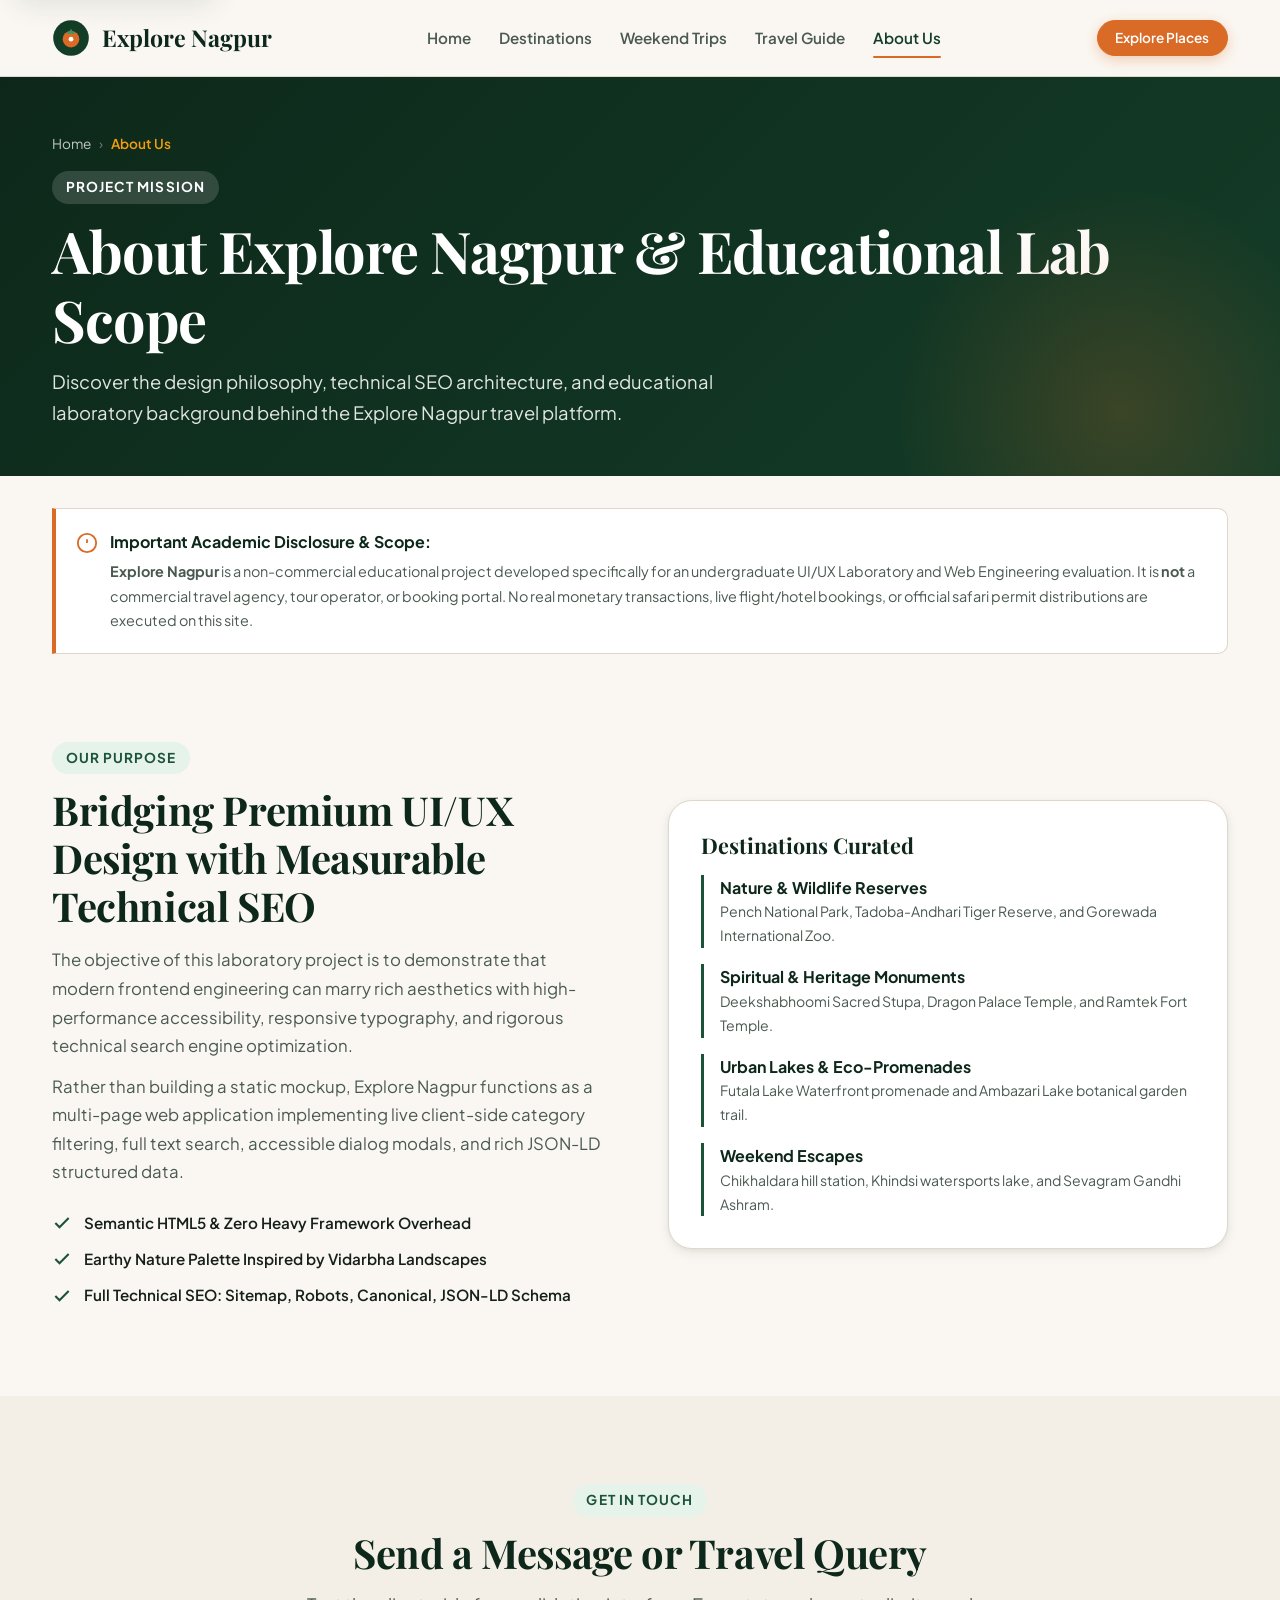
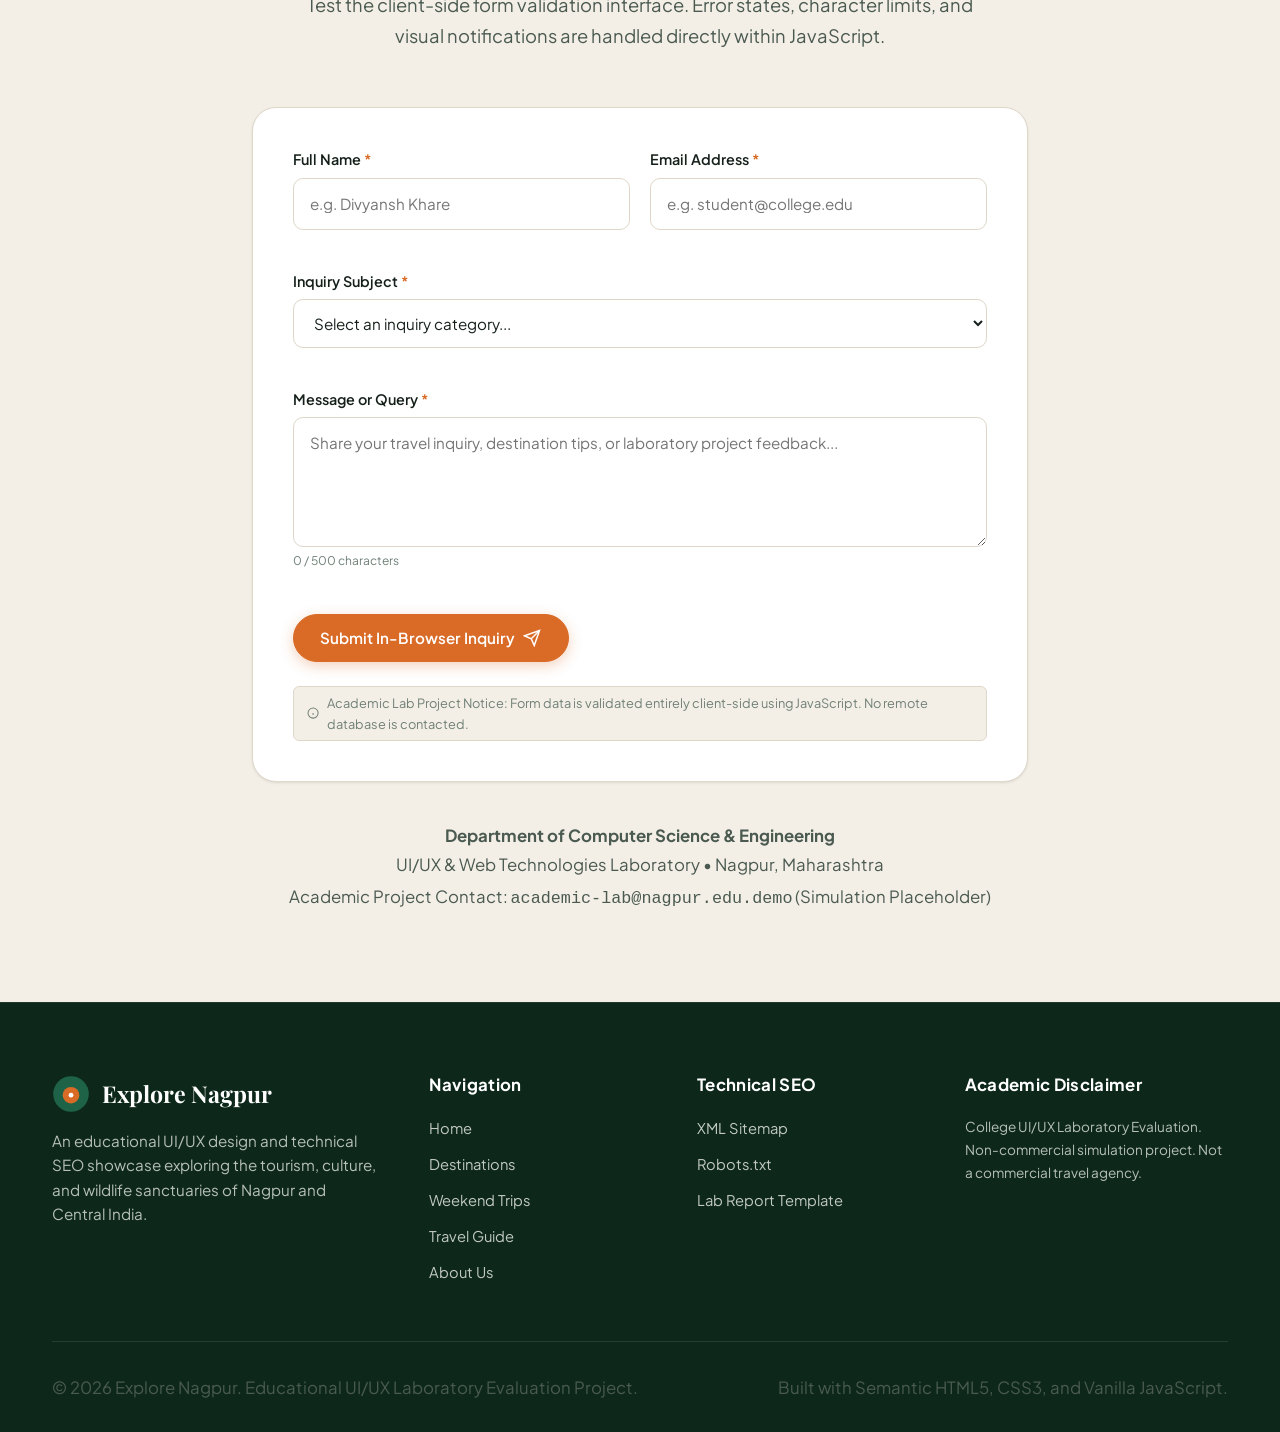
<file: uiux/about.html>
<!DOCTYPE html>
<html lang="en">
<head>
  <meta charset="UTF-8">
  <meta name="viewport" content="width=device-width, initial-scale=1.0">
  
  <!-- Primary Meta Tags -->
  <title>About Explore Nagpur | College UI/UX &amp; SEO Laboratory Project</title>
  <meta name="title" content="About Explore Nagpur | College UI/UX &amp; SEO Laboratory Project">
  <meta name="description" content="Learn about Explore Nagpur, an academic UI/UX laboratory and technical SEO demonstration project designed to showcase semantic web architecture and eco-tourism.">
  <meta name="keywords" content="about explore nagpur, ui ux laboratory project, technical seo project, travel guide for nagpur, nagpur tourism website project">
  <meta name="author" content="Divyansh Khare - College UI/UX Laboratory Project">
  <meta name="robots" content="index, follow">
  
  <!-- Canonical URL -->
  <link rel="canonical" href="https://divyanshkhare-06.github.io/explore-nagpur/uiux/about.html">
  
  <!-- Open Graph / Facebook -->
  <meta property="og:type" content="website">
  <meta property="og:url" content="https://divyanshkhare-06.github.io/explore-nagpur/uiux/about.html">
  <meta property="og:title" content="About Explore Nagpur | College UI/UX &amp; SEO Laboratory Project">
  <meta property="og:description" content="Discover the mission, design system, and technical SEO architecture behind Explore Nagpur.">
  <meta property="og:image" content="https://divyanshkhare-06.github.io/explore-nagpur/uiux/assets/images/hero-nagpur.jpg">
  <meta property="og:site_name" content="Explore Nagpur">
  <meta property="og:locale" content="en_IN">
  
  <!-- Twitter Card -->
  <meta name="twitter:card" content="summary_large_image">
  <meta name="twitter:url" content="https://divyanshkhare-06.github.io/explore-nagpur/uiux/about.html">
  <meta name="twitter:title" content="About Explore Nagpur | College UI/UX &amp; SEO Laboratory Project">
  <meta name="twitter:description" content="Discover the educational mission, semantic architecture, and SEO design principles of Explore Nagpur.">
  <meta name="twitter:image" content="https://divyanshkhare-06.github.io/explore-nagpur/uiux/assets/images/hero-nagpur.jpg">

  <!-- Favicon -->
  <link rel="icon" type="image/svg+xml" href="assets/icons/favicon.svg">

  <!-- Stylesheet -->
  <link rel="stylesheet" href="css/styles.css">

  <!-- JSON-LD Structured Data: BreadcrumbList & AboutPage -->
  <script type="application/ld+json">
  {
    "@context": "https://schema.org",
    "@graph": [
      {
        "@type": "BreadcrumbList",
        "itemListElement": [
          {
            "@type": "ListItem",
            "position": 1,
            "name": "Home",
            "item": "https://divyanshkhare-06.github.io/explore-nagpur/uiux/index.html"
          },
          {
            "@type": "ListItem",
            "position": 2,
            "name": "About Us",
            "item": "https://divyanshkhare-06.github.io/explore-nagpur/uiux/about.html"
          }
        ]
      },
      {
        "@type": "AboutPage",
        "@id": "https://divyanshkhare-06.github.io/explore-nagpur/uiux/about.html#webpage",
        "name": "About Explore Nagpur Project",
        "description": "An academic UI/UX laboratory and technical SEO demonstration platform built for college evaluation.",
        "isPartOf": {
          "@type": "WebSite",
          "name": "Explore Nagpur",
          "url": "https://divyanshkhare-06.github.io/explore-nagpur/uiux/"
        }
      }
    ]
  }
  </script>
</head>
<body>
  <!-- Accessible Skip to Content Link -->
  <a href="#main-content" class="skip-link">Skip to main content</a>

  <!-- Global Site Header -->
  <header class="site-header" role="banner">
    <div class="container nav-container">
      <a href="index.html" class="brand-logo" aria-label="Explore Nagpur Homepage">
        <svg class="brand-icon" viewBox="0 0 64 64" width="38" height="38" aria-hidden="true" focusable="false">
          <circle cx="32" cy="32" r="30" fill="#143d28" />
          <circle cx="32" cy="34" r="14" fill="#d96b27" />
          <path d="M32 16 C34 22 40 24 40 24 C36 26 33 26 32 23 C31 26 28 26 24 24 C24 24 30 22 32 16 Z" fill="#339966" />
          <circle cx="32" cy="34" r="4" fill="#ffffff" />
        </svg>
        <span>Explore Nagpur</span>
      </a>

      <!-- Desktop & Mobile Navigation Menu -->
      <nav id="navMenu" class="nav-menu" role="navigation" aria-label="Main Navigation">
        <a href="index.html" class="nav-link">Home</a>
        <a href="destinations.html" class="nav-link">Destinations</a>
        <a href="weekend-trips.html" class="nav-link">Weekend Trips</a>
        <a href="travel-guide.html" class="nav-link">Travel Guide</a>
        <a href="about.html" class="nav-link active">About Us</a>
      </nav>

      <div class="nav-actions">
        <a href="destinations.html" class="btn btn-primary btn-sm">Explore Places</a>
        <button id="navToggle" class="nav-toggle" aria-label="Toggle navigation menu" aria-expanded="false" aria-controls="navMenu">
          <svg viewBox="0 0 24 24" fill="none" stroke="currentColor" stroke-width="2" stroke-linecap="round" stroke-linejoin="round" aria-hidden="true">
            <line x1="3" y1="12" x2="21" y2="12"></line>
            <line x1="3" y1="6" x2="21" y2="6"></line>
            <line x1="3" y1="18" x2="21" y2="18"></line>
          </svg>
        </button>
      </div>
    </div>
  </header>

  <main id="main-content">
    <!-- Page Hero Banner with Breadcrumbs -->
    <section class="page-hero" aria-label="About Page Header">
      <div class="container">
        <nav class="breadcrumbs" aria-label="Breadcrumb Navigation">
          <a href="index.html">Home</a>
          <span class="separator" aria-hidden="true">&rsaquo;</span>
          <span class="current" aria-current="page">About Us</span>
        </nav>
        <span class="eyebrow" style="background-color: rgba(255, 255, 255, 0.15); color: #ffffff;">Project Mission</span>
        <h1>About Explore Nagpur &amp; Educational Lab Scope</h1>
        <p>
          Discover the design philosophy, technical SEO architecture, and educational laboratory background behind the Explore Nagpur travel platform.
        </p>
      </div>
    </section>

    <!-- Academic Disclaimer Banner -->
    <section class="container" style="margin-top: 2rem;">
      <div class="callout-box" style="margin: 0; background-color: var(--color-surface); border: 1px solid var(--color-border); border-left: 4px solid var(--color-accent-orange);">
        <div style="display: flex; align-items: flex-start; gap: 0.75rem;">
          <svg width="22" height="22" viewBox="0 0 24 24" fill="none" stroke="currentColor" stroke-width="2" style="color: var(--color-accent-orange); flex-shrink: 0; margin-top: 0.15rem;" aria-hidden="true">
            <circle cx="12" cy="12" r="10"></circle>
            <line x1="12" y1="8" x2="12" y2="12"></line>
            <line x1="12" y1="16" x2="12.01" y2="16"></line>
          </svg>
          <div>
            <strong style="color: var(--color-primary-900);">Important Academic Disclosure &amp; Scope:</strong>
            <p style="font-size: 0.9rem; margin-top: 0.25rem; color: var(--color-text-muted);">
              <strong>Explore Nagpur</strong> is a non-commercial educational project developed specifically for an undergraduate UI/UX Laboratory and Web Engineering evaluation. It is <strong>not</strong> a commercial travel agency, tour operator, or booking portal. No real monetary transactions, live flight/hotel bookings, or official safari permit distributions are executed on this site.
            </p>
          </div>
        </div>
      </div>
    </section>

    <!-- Mission & Purpose -->
    <section class="section-padding">
      <div class="container">
        <div class="grid-2" style="align-items: center; gap: 3.5rem;">
          <div>
            <span class="eyebrow eyebrow-forest">Our Purpose</span>
            <h2>Bridging Premium UI/UX Design with Measurable Technical SEO</h2>
            <p style="margin-top: 1rem;">
              The objective of this laboratory project is to demonstrate that modern frontend engineering can marry rich aesthetics with high-performance accessibility, responsive typography, and rigorous technical search engine optimization.
            </p>
            <p style="margin-top: 0.75rem;">
              Rather than building a static mockup, Explore Nagpur functions as a multi-page web application implementing live client-side category filtering, full text search, accessible dialog modals, and rich JSON-LD structured data.
            </p>

            <div style="margin-top: 1.5rem; display: flex; flex-direction: column; gap: 0.75rem;">
              <div style="display: flex; align-items: center; gap: 0.75rem;">
                <svg width="20" height="20" viewBox="0 0 24 24" fill="none" stroke="currentColor" stroke-width="2.5" style="color: var(--color-primary-700);" aria-hidden="true">
                  <polyline points="20 6 9 17 4 12"></polyline>
                </svg>
                <span style="font-weight: 600; font-size: 0.95rem;">Semantic HTML5 &amp; Zero Heavy Framework Overhead</span>
              </div>
              <div style="display: flex; align-items: center; gap: 0.75rem;">
                <svg width="20" height="20" viewBox="0 0 24 24" fill="none" stroke="currentColor" stroke-width="2.5" style="color: var(--color-primary-700);" aria-hidden="true">
                  <polyline points="20 6 9 17 4 12"></polyline>
                </svg>
                <span style="font-weight: 600; font-size: 0.95rem;">Earthy Nature Palette Inspired by Vidarbha Landscapes</span>
              </div>
              <div style="display: flex; align-items: center; gap: 0.75rem;">
                <svg width="20" height="20" viewBox="0 0 24 24" fill="none" stroke="currentColor" stroke-width="2.5" style="color: var(--color-primary-700);" aria-hidden="true">
                  <polyline points="20 6 9 17 4 12"></polyline>
                </svg>
                <span style="font-weight: 600; font-size: 0.95rem;">Full Technical SEO: Sitemap, Robots, Canonical, JSON-LD Schema</span>
              </div>
            </div>
          </div>

          <div style="background-color: var(--color-surface); border: 1px solid var(--color-border); border-radius: var(--radius-xl); padding: 2rem; box-shadow: var(--shadow-md);">
            <h3 style="font-size: 1.35rem; margin-bottom: 1rem; color: var(--color-primary-900);">Destinations Curated</h3>
            <div style="display: flex; flex-direction: column; gap: 1rem;">
              <div style="border-left: 3px solid var(--color-primary-700); padding-left: 1rem;">
                <strong style="color: var(--color-primary-900);">Nature &amp; Wildlife Reserves</strong>
                <p style="font-size: 0.88rem; color: var(--color-text-muted);">Pench National Park, Tadoba-Andhari Tiger Reserve, and Gorewada International Zoo.</p>
              </div>
              <div style="border-left: 3px solid var(--color-primary-700); padding-left: 1rem;">
                <strong style="color: var(--color-primary-900);">Spiritual &amp; Heritage Monuments</strong>
                <p style="font-size: 0.88rem; color: var(--color-text-muted);">Deekshabhoomi Sacred Stupa, Dragon Palace Temple, and Ramtek Fort Temple.</p>
              </div>
              <div style="border-left: 3px solid var(--color-primary-700); padding-left: 1rem;">
                <strong style="color: var(--color-primary-900);">Urban Lakes &amp; Eco-Promenades</strong>
                <p style="font-size: 0.88rem; color: var(--color-text-muted);">Futala Lake Waterfront promenade and Ambazari Lake botanical garden trail.</p>
              </div>
              <div style="border-left: 3px solid var(--color-primary-700); padding-left: 1rem;">
                <strong style="color: var(--color-primary-900);">Weekend Escapes</strong>
                <p style="font-size: 0.88rem; color: var(--color-text-muted);">Chikhaldara hill station, Khindsi watersports lake, and Sevagram Gandhi Ashram.</p>
              </div>
            </div>
          </div>
        </div>
      </div>
    </section>

    <!-- Contact Form Section with Client-Side Validation -->
    <section class="section-padding" style="background-color: var(--color-surface-soft);" aria-labelledby="contact-heading">
      <div class="container container-narrow">
        <div class="section-head">
          <span class="eyebrow eyebrow-forest">Get in Touch</span>
          <h2 id="contact-heading">Send a Message or Travel Query</h2>
          <p class="lead-text">
            Test the client-side form validation interface. Error states, character limits, and visual notifications are handled directly within JavaScript.
          </p>
        </div>

        <div style="background-color: var(--color-surface); border: 1px solid var(--color-border); border-radius: var(--radius-xl); padding: clamp(1.5rem, 5vw, 2.5rem); box-shadow: var(--shadow-sm);">
          
          <!-- Alert Box Container -->
          <div id="contactAlert" class="alert-box" role="status" aria-live="polite"></div>

          <!-- Contact Form UI -->
          <form id="contactForm" novalidate>
            <div class="form-grid">
              
              <!-- Field: Name -->
              <div class="form-group">
                <label for="contactName" class="form-label">
                  <span>Full Name <span class="required" aria-hidden="true">*</span></span>
                </label>
                <input 
                  type="text" 
                  id="contactName" 
                  name="name" 
                  class="form-control" 
                  placeholder="e.g. Divyansh Khare" 
                  required
                  autocomplete="name"
                  aria-describedby="nameFeedback"
                >
                <div id="nameFeedback" class="feedback-msg">Please enter your full name (minimum 2 characters).</div>
              </div>

              <!-- Field: Email -->
              <div class="form-group">
                <label for="contactEmail" class="form-label">
                  <span>Email Address <span class="required" aria-hidden="true">*</span></span>
                </label>
                <input 
                  type="email" 
                  id="contactEmail" 
                  name="email" 
                  class="form-control" 
                  placeholder="e.g. student@college.edu" 
                  required
                  autocomplete="email"
                  aria-describedby="emailFeedback"
                >
                <div id="emailFeedback" class="feedback-msg">Please enter a valid email address with a domain.</div>
              </div>

              <!-- Field: Subject -->
              <div class="form-group full-width">
                <label for="contactSubject" class="form-label">
                  <span>Inquiry Subject <span class="required" aria-hidden="true">*</span></span>
                </label>
                <select id="contactSubject" name="subject" class="form-control" required aria-describedby="subjectFeedback">
                  <option value="" disabled selected>Select an inquiry category...</option>
                  <option value="Wildlife Safari Question">Wildlife Safari Question (Pench / Tadoba)</option>
                  <option value="Nagpur City Itinerary Advice">Nagpur City Itinerary Advice</option>
                  <option value="Weekend Road Trip Inquiry">Weekend Road Trip Inquiry</option>
                  <option value="UI/UX Lab Project Evaluation">UI/UX Lab Project Evaluation Feedback</option>
                  <option value="General Travel Question">General Travel Question</option>
                </select>
                <div id="subjectFeedback" class="feedback-msg">Please select an inquiry subject from the list.</div>
              </div>

              <!-- Field: Message -->
              <div class="form-group full-width">
                <div class="form-label">
                  <label for="contactMessage">Message or Query <span class="required" aria-hidden="true">*</span></label>
                </div>
                <textarea 
                  id="contactMessage" 
                  name="message" 
                  class="form-control" 
                  placeholder="Share your travel inquiry, destination tips, or laboratory project feedback..." 
                  maxlength="500" 
                  required
                  aria-describedby="messageFeedback messageCharCount"
                ></textarea>
                <div style="display: flex; justify-content: space-between; align-items: center;">
                  <div id="messageFeedback" class="feedback-msg">Message must be between 15 and 500 characters.</div>
                  <div id="messageCharCount" class="char-counter">0 / 500 characters</div>
                </div>
              </div>

            </div>

            <!-- Submit Button & Demo Disclaimer -->
            <div style="margin-top: 1.5rem; display: flex; flex-direction: column; gap: 1rem;">
              <button type="submit" class="btn btn-primary" style="align-self: flex-start;">
                Submit In-Browser Inquiry
                <svg width="18" height="18" viewBox="0 0 24 24" fill="none" stroke="currentColor" stroke-width="2" aria-hidden="true">
                  <line x1="22" y1="2" x2="11" y2="13"></line>
                  <polygon points="22 2 15 22 11 13 2 9 22 2"></polygon>
                </svg>
              </button>

              <span class="demo-disclaimer">
                <svg width="14" height="14" viewBox="0 0 24 24" fill="none" stroke="currentColor" stroke-width="2" aria-hidden="true">
                  <circle cx="12" cy="12" r="10"></circle>
                  <line x1="12" y1="16" x2="12" y2="12"></line>
                  <line x1="12" y1="8" x2="12.01" y2="8"></line>
                </svg>
                Academic Lab Project Notice: Form data is validated entirely client-side using JavaScript. No remote database is contacted.
              </span>
            </div>
          </form>

        </div>

        <!-- Academic Contact Placeholders -->
        <div style="margin-top: 2.5rem; text-align: center; color: var(--color-text-subtle); font-size: 0.9rem;">
          <p><strong>Department of Computer Science &amp; Engineering</strong></p>
          <p>UI/UX &amp; Web Technologies Laboratory &bull; Nagpur, Maharashtra</p>
          <p style="margin-top: 0.25rem;">Academic Project Contact: <code>academic-lab@nagpur.edu.demo</code> (Simulation Placeholder)</p>
        </div>

      </div>
    </section>
  </main>

  <!-- Global Footer -->
  <footer class="site-footer" role="contentinfo">
    <div class="container">
      <div class="footer-grid">
        <div class="footer-col footer-brand">
          <a href="index.html" class="brand-logo" style="color: #ffffff;">
            <svg class="brand-icon" viewBox="0 0 64 64" width="32" height="32" aria-hidden="true">
              <circle cx="32" cy="32" r="30" fill="#1e6347" />
              <circle cx="32" cy="34" r="14" fill="#d96b27" />
              <circle cx="32" cy="34" r="4" fill="#ffffff" />
            </svg>
            <span>Explore Nagpur</span>
          </a>
          <p>
            An educational UI/UX design and technical SEO showcase exploring the tourism, culture, and wildlife sanctuaries of Nagpur and Central India.
          </p>
        </div>

        <div class="footer-col">
          <h4>Navigation</h4>
          <ul class="footer-links">
            <li><a href="index.html">Home</a></li>
            <li><a href="destinations.html">Destinations</a></li>
            <li><a href="weekend-trips.html">Weekend Trips</a></li>
            <li><a href="travel-guide.html">Travel Guide</a></li>
            <li><a href="about.html">About Us</a></li>
          </ul>
        </div>

        <div class="footer-col">
          <h4>Technical SEO</h4>
          <ul class="footer-links">
            <li><a href="sitemap.xml" target="_blank" rel="noopener">XML Sitemap</a></li>
            <li><a href="robots.txt" target="_blank" rel="noopener">Robots.txt</a></li>
            <li><a href="SEO_REPORT.md" target="_blank" rel="noopener">Lab Report Template</a></li>
          </ul>
        </div>

        <div class="footer-col">
          <h4>Academic Disclaimer</h4>
          <p style="font-size: 0.85rem; color: rgba(255, 255, 255, 0.7);">
            College UI/UX Laboratory Evaluation. Non-commercial simulation project. Not a commercial travel agency.
          </p>
        </div>
      </div>

      <div class="footer-bottom">
        <p>&copy; 2026 Explore Nagpur. Educational UI/UX Laboratory Evaluation Project.</p>
        <p>Built with Semantic HTML5, CSS3, and Vanilla JavaScript.</p>
      </div>
    </div>
  </footer>

  <!-- Floating Back to Top Button -->
  <button id="backToTop" class="back-to-top" aria-label="Back to top of page">
    <svg viewBox="0 0 24 24" fill="none" stroke="currentColor" stroke-width="2.5" stroke-linecap="round" stroke-linejoin="round" aria-hidden="true">
      <polyline points="18 15 12 9 6 15"></polyline>
    </svg>
  </button>

  <!-- Master JavaScript File -->
  <script src="js/main.js" defer></script>
</body>
</html>
</file>
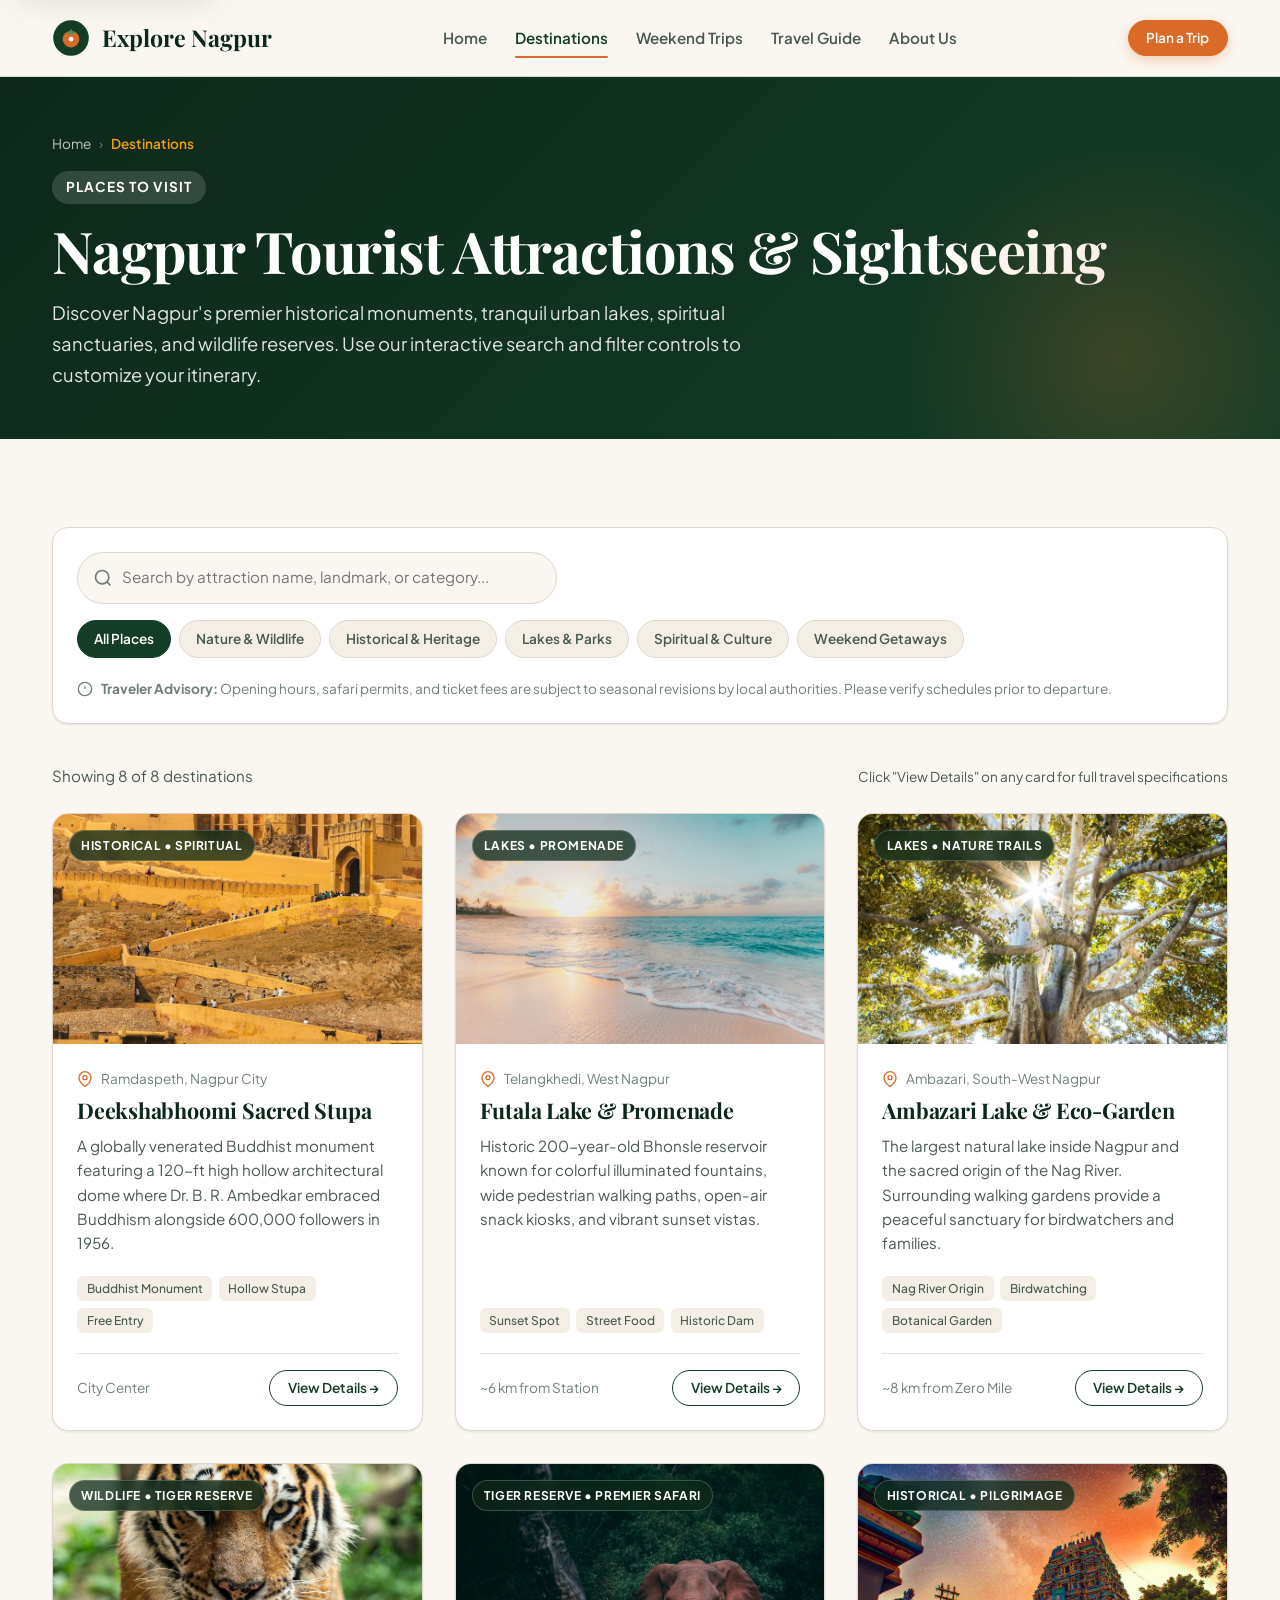
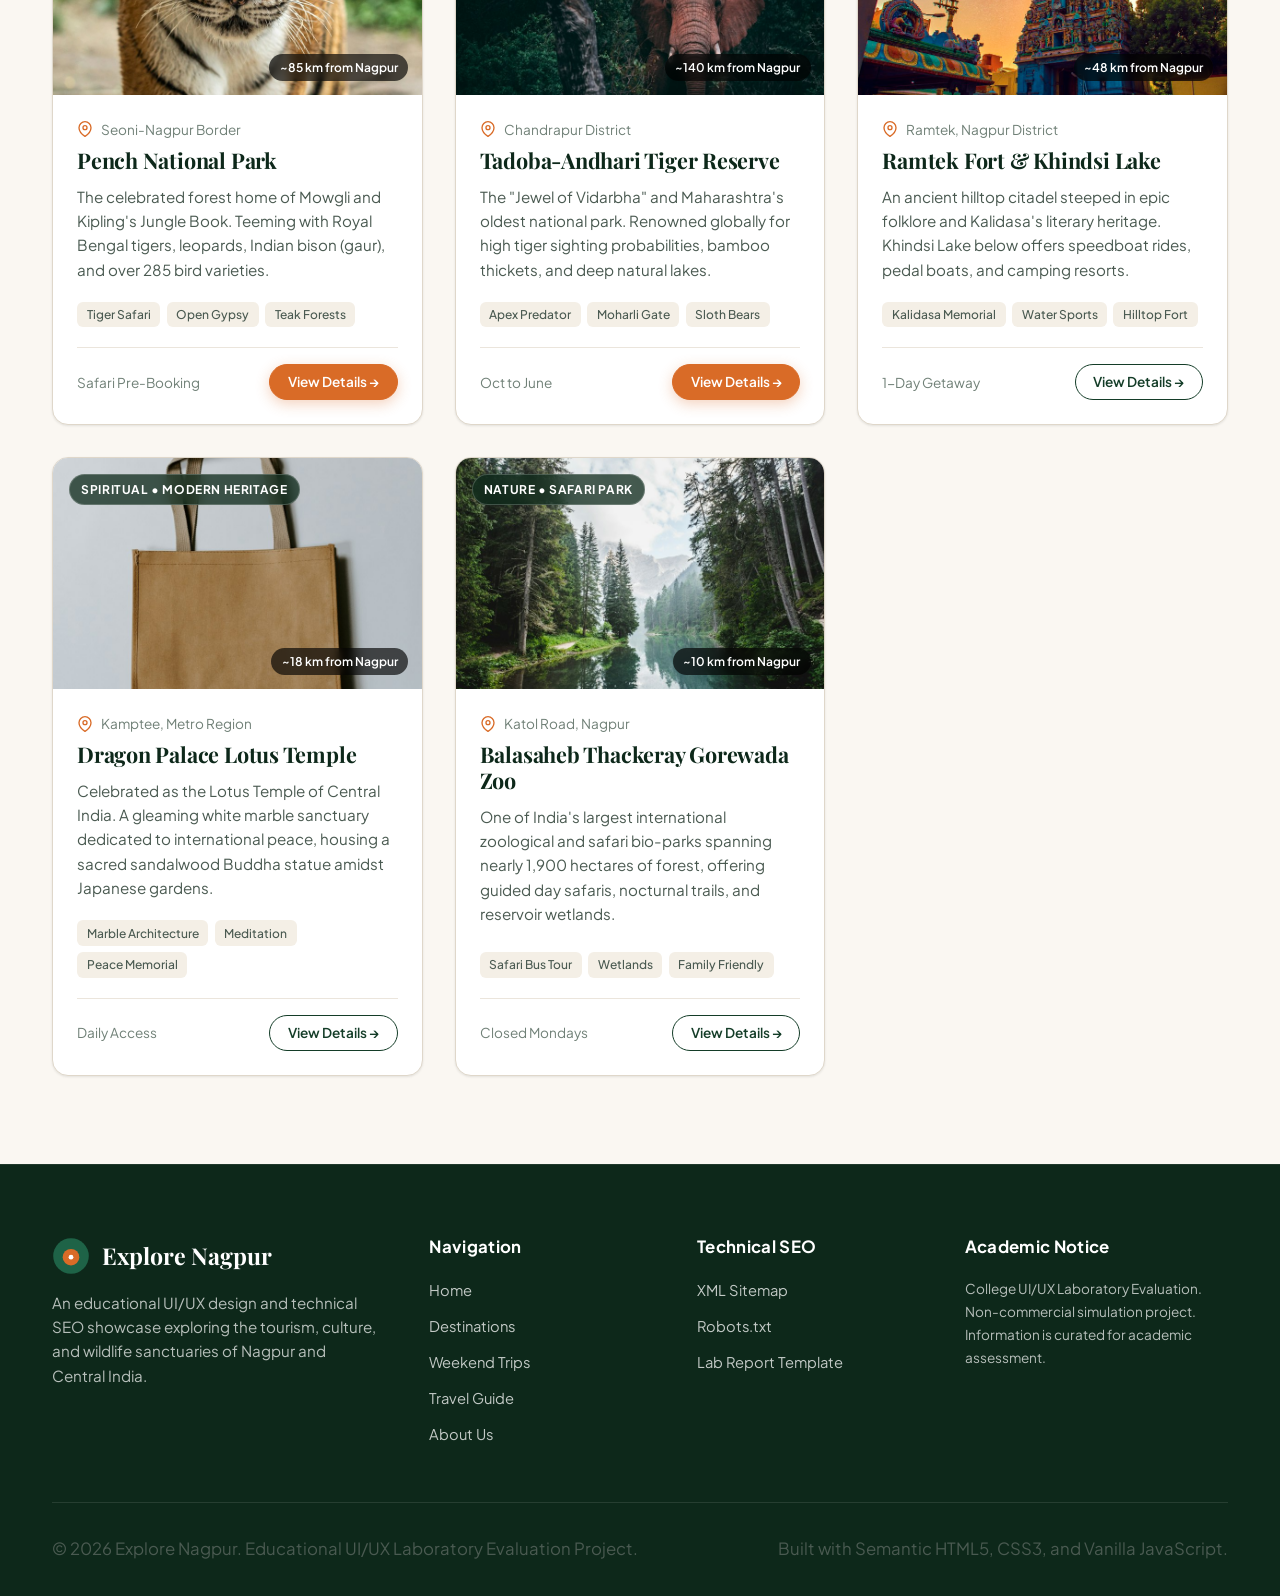
<file: uiux/destinations.html>
<!DOCTYPE html>
<html lang="en">
<head>
  <meta charset="UTF-8">
  <meta name="viewport" content="width=device-width, initial-scale=1.0">
  
  <!-- Primary Meta Tags -->
  <title>Nagpur Tourist Destinations &amp; Places to Visit | Explore Nagpur</title>
  <meta name="title" content="Nagpur Tourist Destinations &amp; Places to Visit | Explore Nagpur">
  <meta name="description" content="Explore top tourist attractions in Nagpur: Deekshabhoomi, Futala Lake, Ambazari, Ramtek, Gorewada Safari, and tiger reserves. Filter by category with live search.">
  <meta name="keywords" content="places to visit in nagpur, nagpur tourist attractions, tourist destinations near nagpur, deekshabhoomi, futala lake, ambazari lake, gorewada zoo nagpur">
  <meta name="author" content="Divyansh Khare - College UI/UX Laboratory Project">
  <meta name="robots" content="index, follow">
  
  <!-- Canonical URL -->
  <link rel="canonical" href="https://divyanshkhare-06.github.io/explore-nagpur/uiux/destinations.html">
  
  <!-- Open Graph / Facebook -->
  <meta property="og:type" content="website">
  <meta property="og:url" content="https://divyanshkhare-06.github.io/explore-nagpur/uiux/destinations.html">
  <meta property="og:title" content="Nagpur Tourist Destinations &amp; Places to Visit | Explore Nagpur">
  <meta property="og:description" content="Search and filter the best places to visit in Nagpur including historical monuments, lakes, and wildlife parks.">
  <meta property="og:image" content="https://divyanshkhare-06.github.io/explore-nagpur/uiux/assets/images/deekshabhoomi.jpg">
  <meta property="og:site_name" content="Explore Nagpur">
  <meta property="og:locale" content="en_IN">
  
  <!-- Twitter Card -->
  <meta name="twitter:card" content="summary_large_image">
  <meta name="twitter:url" content="https://divyanshkhare-06.github.io/explore-nagpur/uiux/destinations.html">
  <meta name="twitter:title" content="Nagpur Tourist Destinations &amp; Places to Visit">
  <meta name="twitter:description" content="Search and filter top attractions in Nagpur with rich details, travel advisories, and local tips.">
  <meta name="twitter:image" content="https://divyanshkhare-06.github.io/explore-nagpur/uiux/assets/images/deekshabhoomi.jpg">

  <!-- Favicon -->
  <link rel="icon" type="image/svg+xml" href="assets/icons/favicon.svg">

  <!-- Stylesheet -->
  <link rel="stylesheet" href="css/styles.css">

  <!-- JSON-LD Structured Data: BreadcrumbList & ItemList with TouristAttractions -->
  <script type="application/ld+json">
  {
    "@context": "https://schema.org",
    "@graph": [
      {
        "@type": "BreadcrumbList",
        "itemListElement": [
          {
            "@type": "ListItem",
            "position": 1,
            "name": "Home",
            "item": "https://divyanshkhare-06.github.io/explore-nagpur/uiux/index.html"
          },
          {
            "@type": "ListItem",
            "position": 2,
            "name": "Destinations",
            "item": "https://divyanshkhare-06.github.io/explore-nagpur/uiux/destinations.html"
          }
        ]
      },
      {
        "@type": "ItemList",
        "name": "Tourist Destinations in Nagpur",
        "description": "Curated tourist attractions and sightseeing destinations in Nagpur, Maharashtra.",
        "itemListOrder": "https://schema.org/ItemListOrderDescending",
        "numberOfItems": 8,
        "itemListElement": [
          {
            "@type": "TouristAttraction",
            "position": 1,
            "name": "Deekshabhoomi Sacred Stupa",
            "description": "A monumental sacred stupa where Dr. B. R. Ambedkar embraced Buddhism.",
            "url": "https://divyanshkhare-06.github.io/explore-nagpur/uiux/destinations.html#deekshabhoomi"
          },
          {
            "@type": "TouristAttraction",
            "position": 2,
            "name": "Futala Lake Waterfront",
            "description": "Historic 200-year-old reservoir celebrated for its evening promenade.",
            "url": "https://divyanshkhare-06.github.io/explore-nagpur/uiux/destinations.html#futala-lake"
          },
          {
            "@type": "TouristAttraction",
            "position": 3,
            "name": "Pench National Park",
            "description": "World-renowned tiger reserve and original setting of The Jungle Book.",
            "url": "https://divyanshkhare-06.github.io/explore-nagpur/uiux/destinations.html#pench-national-park"
          },
          {
            "@type": "TouristAttraction",
            "position": 4,
            "name": "Ambazari Lake & Eco-Garden",
            "description": "Nagpur's largest natural lake and origin point of the Nag River.",
            "url": "https://divyanshkhare-06.github.io/explore-nagpur/uiux/destinations.html#ambazari-lake"
          }
        ]
      }
    ]
  }
  </script>
</head>
<body>
  <!-- Accessible Skip to Content Link -->
  <a href="#main-content" class="skip-link">Skip to main content</a>

  <!-- Global Site Header -->
  <header class="site-header" role="banner">
    <div class="container nav-container">
      <a href="index.html" class="brand-logo" aria-label="Explore Nagpur Homepage">
        <svg class="brand-icon" viewBox="0 0 64 64" width="38" height="38" aria-hidden="true" focusable="false">
          <circle cx="32" cy="32" r="30" fill="#143d28" />
          <circle cx="32" cy="34" r="14" fill="#d96b27" />
          <path d="M32 16 C34 22 40 24 40 24 C36 26 33 26 32 23 C31 26 28 26 24 24 C24 24 30 22 32 16 Z" fill="#339966" />
          <circle cx="32" cy="34" r="4" fill="#ffffff" />
        </svg>
        <span>Explore Nagpur</span>
      </a>

      <!-- Desktop & Mobile Navigation Menu -->
      <nav id="navMenu" class="nav-menu" role="navigation" aria-label="Main Navigation">
        <a href="index.html" class="nav-link">Home</a>
        <a href="destinations.html" class="nav-link active">Destinations</a>
        <a href="weekend-trips.html" class="nav-link">Weekend Trips</a>
        <a href="travel-guide.html" class="nav-link">Travel Guide</a>
        <a href="about.html" class="nav-link">About Us</a>
      </nav>

      <div class="nav-actions">
        <a href="weekend-trips.html" class="btn btn-primary btn-sm">Plan a Trip</a>
        <button id="navToggle" class="nav-toggle" aria-label="Toggle navigation menu" aria-expanded="false" aria-controls="navMenu">
          <svg viewBox="0 0 24 24" fill="none" stroke="currentColor" stroke-width="2" stroke-linecap="round" stroke-linejoin="round" aria-hidden="true">
            <line x1="3" y1="12" x2="21" y2="12"></line>
            <line x1="3" y1="6" x2="21" y2="6"></line>
            <line x1="3" y1="18" x2="21" y2="18"></line>
          </svg>
        </button>
      </div>
    </div>
  </header>

  <main id="main-content">
    <!-- Page Hero Banner with Breadcrumbs -->
    <section class="page-hero" aria-label="Destinations Header">
      <div class="container">
        <nav class="breadcrumbs" aria-label="Breadcrumb Navigation">
          <a href="index.html">Home</a>
          <span class="separator" aria-hidden="true">&rsaquo;</span>
          <span class="current" aria-current="page">Destinations</span>
        </nav>
        <span class="eyebrow" style="background-color: rgba(255, 255, 255, 0.15); color: #ffffff;">Places to Visit</span>
        <h1>Nagpur Tourist Attractions &amp; Sightseeing</h1>
        <p>
          Discover Nagpur's premier historical monuments, tranquil urban lakes, spiritual sanctuaries, and wildlife reserves. Use our interactive search and filter controls to customize your itinerary.
        </p>
      </div>
    </section>

    <!-- Interactive Search and Filter Section -->
    <section class="section-padding" aria-label="Search and Filter Destinations">
      <div class="container">
        
        <!-- Filter Controls Wrapper -->
        <div class="filter-wrapper">
          <div class="filter-top-row">
            <div class="search-box-wrap">
              <svg class="search-icon" viewBox="0 0 24 24" fill="none" stroke="currentColor" stroke-width="2" aria-hidden="true">
                <circle cx="11" cy="11" r="8"></circle>
                <line x1="21" y1="21" x2="16.65" y2="16.65"></line>
              </svg>
              <label for="destSearchInput" class="sr-only">Search destinations by name or location</label>
              <input 
                type="search" 
                id="destSearchInput" 
                class="search-input" 
                placeholder="Search by attraction name, landmark, or category..."
                aria-label="Search destinations"
              >
              <button id="clearSearchBtn" class="clear-search-btn" aria-label="Clear search input">
                <svg width="18" height="18" viewBox="0 0 24 24" fill="none" stroke="currentColor" stroke-width="2">
                  <line x1="18" y1="6" x2="6" y2="18"></line>
                  <line x1="6" y1="6" x2="18" y2="18"></line>
                </svg>
              </button>
            </div>

            <!-- Category Pills -->
            <div class="filter-pills-row" role="group" aria-label="Filter by destination category">
              <button type="button" class="filter-pill active" data-filter="all">All Places</button>
              <button type="button" class="filter-pill" data-filter="nature">Nature &amp; Wildlife</button>
              <button type="button" class="filter-pill" data-filter="historical">Historical &amp; Heritage</button>
              <button type="button" class="filter-pill" data-filter="lakes">Lakes &amp; Parks</button>
              <button type="button" class="filter-pill" data-filter="spiritual">Spiritual &amp; Culture</button>
              <button type="button" class="filter-pill" data-filter="getaway">Weekend Getaways</button>
            </div>
          </div>

          <!-- Traveler Notice regarding dynamic travel variables -->
          <div style="font-size: 0.85rem; color: var(--color-text-subtle); display: flex; align-items: center; gap: 0.5rem;">
            <svg width="16" height="16" viewBox="0 0 24 24" fill="none" stroke="currentColor" stroke-width="2" aria-hidden="true">
              <circle cx="12" cy="12" r="10"></circle>
              <line x1="12" y1="8" x2="12" y2="12"></line>
              <line x1="12" y1="16" x2="12.01" y2="16"></line>
            </svg>
            <span><strong>Traveler Advisory:</strong> Opening hours, safari permits, and ticket fees are subject to seasonal revisions by local authorities. Please verify schedules prior to departure.</span>
          </div>
        </div>

        <!-- Dynamic Counter Bar -->
        <div class="results-count-bar">
          <span id="resultsCount">Showing 8 destinations</span>
          <span style="font-size: 0.85rem;">Click "View Details" on any card for full travel specifications</span>
        </div>

        <!-- Destination Cards Grid -->
        <div id="destinationsGrid" class="grid-3">
          
          <!-- Destination 1: Deekshabhoomi -->
          <article class="destination-card" data-id="deekshabhoomi" data-category="historical spiritual">
            <div class="card-media">
              <img 
                src="assets/images/deekshabhoomi.jpg" 
                alt="Deekshabhoomi Buddhist Stupa with large green gardens in Nagpur" 
                width="800" 
                height="500" 
                loading="lazy"
                onerror="this.onerror=null; this.src='assets/images/placeholder-fallback.svg';"
              >
              <span class="badge badge-glass">Historical &bull; Spiritual</span>
            </div>
            <div class="card-body">
              <div class="card-meta">
                <svg viewBox="0 0 24 24" fill="none" stroke="currentColor" stroke-width="2" aria-hidden="true">
                  <path d="M21 10c0 7-9 13-9 13s-9-6-9-13a9 9 0 0 1 18 0z"></path>
                  <circle cx="12" cy="10" r="3"></circle>
                </svg>
                <span>Ramdaspeth, Nagpur City</span>
              </div>
              <h2 class="card-title">Deekshabhoomi Sacred Stupa</h2>
              <p class="card-desc">
                A globally venerated Buddhist monument featuring a 120-ft high hollow architectural dome where Dr. B. R. Ambedkar embraced Buddhism alongside 600,000 followers in 1956.
              </p>
              <div class="card-tags">
                <span class="tag-pill">Buddhist Monument</span>
                <span class="tag-pill">Hollow Stupa</span>
                <span class="tag-pill">Free Entry</span>
              </div>
              <div class="card-footer">
                <span style="font-size: 0.85rem; color: var(--color-text-subtle);">City Center</span>
                <button type="button" class="btn btn-outline btn-sm" data-action="view-details" aria-label="View details for Deekshabhoomi">
                  View Details &rarr;
                </button>
              </div>
            </div>
          </article>

          <!-- Destination 2: Futala Lake -->
          <article class="destination-card" data-id="futala-lake" data-category="lakes leisure">
            <div class="card-media">
              <img 
                src="assets/images/futala-lake.jpg" 
                alt="Futala Lake waterfront promenade at sunset in Nagpur" 
                width="800" 
                height="500" 
                loading="lazy"
                onerror="this.onerror=null; this.src='assets/images/placeholder-fallback.svg';"
              >
              <span class="badge badge-glass">Lakes &bull; Promenade</span>
            </div>
            <div class="card-body">
              <div class="card-meta">
                <svg viewBox="0 0 24 24" fill="none" stroke="currentColor" stroke-width="2" aria-hidden="true">
                  <path d="M21 10c0 7-9 13-9 13s-9-6-9-13a9 9 0 0 1 18 0z"></path>
                  <circle cx="12" cy="10" r="3"></circle>
                </svg>
                <span>Telangkhedi, West Nagpur</span>
              </div>
              <h2 class="card-title">Futala Lake &amp; Promenade</h2>
              <p class="card-desc">
                Historic 200-year-old Bhonsle reservoir known for colorful illuminated fountains, wide pedestrian walking paths, open-air snack kiosks, and vibrant sunset vistas.
              </p>
              <div class="card-tags">
                <span class="tag-pill">Sunset Spot</span>
                <span class="tag-pill">Street Food</span>
                <span class="tag-pill">Historic Dam</span>
              </div>
              <div class="card-footer">
                <span style="font-size: 0.85rem; color: var(--color-text-subtle);">~6 km from Station</span>
                <button type="button" class="btn btn-outline btn-sm" data-action="view-details" aria-label="View details for Futala Lake">
                  View Details &rarr;
                </button>
              </div>
            </div>
          </article>

          <!-- Destination 3: Ambazari Lake -->
          <article class="destination-card" data-id="ambazari-lake" data-category="lakes nature">
            <div class="card-media">
              <img 
                src="assets/images/ambazari-lake.jpg" 
                alt="Calm reflective surface of Ambazari Lake bordered by tall green trees" 
                width="800" 
                height="500" 
                loading="lazy"
                onerror="this.onerror=null; this.src='assets/images/placeholder-fallback.svg';"
              >
              <span class="badge badge-glass">Lakes &bull; Nature Trails</span>
            </div>
            <div class="card-body">
              <div class="card-meta">
                <svg viewBox="0 0 24 24" fill="none" stroke="currentColor" stroke-width="2" aria-hidden="true">
                  <path d="M21 10c0 7-9 13-9 13s-9-6-9-13a9 9 0 0 1 18 0z"></path>
                  <circle cx="12" cy="10" r="3"></circle>
                </svg>
                <span>Ambazari, South-West Nagpur</span>
              </div>
              <h2 class="card-title">Ambazari Lake &amp; Eco-Garden</h2>
              <p class="card-desc">
                The largest natural lake inside Nagpur and the sacred origin of the Nag River. Surrounding walking gardens provide a peaceful sanctuary for birdwatchers and families.
              </p>
              <div class="card-tags">
                <span class="tag-pill">Nag River Origin</span>
                <span class="tag-pill">Birdwatching</span>
                <span class="tag-pill">Botanical Garden</span>
              </div>
              <div class="card-footer">
                <span style="font-size: 0.85rem; color: var(--color-text-subtle);">~8 km from Zero Mile</span>
                <button type="button" class="btn btn-outline btn-sm" data-action="view-details" aria-label="View details for Ambazari Lake">
                  View Details &rarr;
                </button>
              </div>
            </div>
          </article>

          <!-- Destination 4: Pench National Park -->
          <article class="destination-card" data-id="pench-national-park" data-category="nature getaway">
            <div class="card-media">
              <img 
                src="assets/images/pench-tiger.jpg" 
                alt="Magnificent Royal Bengal Tiger in Pench National Park" 
                width="800" 
                height="500" 
                loading="lazy"
                onerror="this.onerror=null; this.src='assets/images/placeholder-fallback.svg';"
              >
              <span class="badge badge-glass">Wildlife &bull; Tiger Reserve</span>
              <span class="distance-badge">~85 km from Nagpur</span>
            </div>
            <div class="card-body">
              <div class="card-meta">
                <svg viewBox="0 0 24 24" fill="none" stroke="currentColor" stroke-width="2" aria-hidden="true">
                  <path d="M21 10c0 7-9 13-9 13s-9-6-9-13a9 9 0 0 1 18 0z"></path>
                  <circle cx="12" cy="10" r="3"></circle>
                </svg>
                <span>Seoni-Nagpur Border</span>
              </div>
              <h2 class="card-title">Pench National Park</h2>
              <p class="card-desc">
                The celebrated forest home of Mowgli and Kipling's Jungle Book. Teeming with Royal Bengal tigers, leopards, Indian bison (gaur), and over 285 bird varieties.
              </p>
              <div class="card-tags">
                <span class="tag-pill">Tiger Safari</span>
                <span class="tag-pill">Open Gypsy</span>
                <span class="tag-pill">Teak Forests</span>
              </div>
              <div class="card-footer">
                <span style="font-size: 0.85rem; color: var(--color-text-subtle);">Safari Pre-Booking</span>
                <button type="button" class="btn btn-primary btn-sm" data-action="view-details" aria-label="View details for Pench National Park">
                  View Details &rarr;
                </button>
              </div>
            </div>
          </article>

          <!-- Destination 5: Tadoba Tiger Reserve -->
          <article class="destination-card" data-id="tadoba-reserve" data-category="nature getaway">
            <div class="card-media">
              <img 
                src="assets/images/tadoba-safari.jpg" 
                alt="Open safari vehicle navigating through Tadoba Andhari Tiger Reserve jungle" 
                width="800" 
                height="500" 
                loading="lazy"
                onerror="this.onerror=null; this.src='assets/images/placeholder-fallback.svg';"
              >
              <span class="badge badge-glass">Tiger Reserve &bull; Premier Safari</span>
              <span class="distance-badge">~140 km from Nagpur</span>
            </div>
            <div class="card-body">
              <div class="card-meta">
                <svg viewBox="0 0 24 24" fill="none" stroke="currentColor" stroke-width="2" aria-hidden="true">
                  <path d="M21 10c0 7-9 13-9 13s-9-6-9-13a9 9 0 0 1 18 0z"></path>
                  <circle cx="12" cy="10" r="3"></circle>
                </svg>
                <span>Chandrapur District</span>
              </div>
              <h2 class="card-title">Tadoba-Andhari Tiger Reserve</h2>
              <p class="card-desc">
                The "Jewel of Vidarbha" and Maharashtra's oldest national park. Renowned globally for high tiger sighting probabilities, bamboo thickets, and deep natural lakes.
              </p>
              <div class="card-tags">
                <span class="tag-pill">Apex Predator</span>
                <span class="tag-pill">Moharli Gate</span>
                <span class="tag-pill">Sloth Bears</span>
              </div>
              <div class="card-footer">
                <span style="font-size: 0.85rem; color: var(--color-text-subtle);">Oct to June</span>
                <button type="button" class="btn btn-primary btn-sm" data-action="view-details" aria-label="View details for Tadoba Reserve">
                  View Details &rarr;
                </button>
              </div>
            </div>
          </article>

          <!-- Destination 6: Ramtek Fort & Khindsi -->
          <article class="destination-card" data-id="ramtek-temple" data-category="historical spiritual getaway">
            <div class="card-media">
              <img 
                src="assets/images/ramtek-temple.jpg" 
                alt="Ramtek ancient hilltop fort temple surrounded by greenery" 
                width="800" 
                height="500" 
                loading="lazy"
                onerror="this.onerror=null; this.src='assets/images/placeholder-fallback.svg';"
              >
              <span class="badge badge-glass">Historical &bull; Pilgrimage</span>
              <span class="distance-badge">~48 km from Nagpur</span>
            </div>
            <div class="card-body">
              <div class="card-meta">
                <svg viewBox="0 0 24 24" fill="none" stroke="currentColor" stroke-width="2" aria-hidden="true">
                  <path d="M21 10c0 7-9 13-9 13s-9-6-9-13a9 9 0 0 1 18 0z"></path>
                  <circle cx="12" cy="10" r="3"></circle>
                </svg>
                <span>Ramtek, Nagpur District</span>
              </div>
              <h2 class="card-title">Ramtek Fort &amp; Khindsi Lake</h2>
              <p class="card-desc">
                An ancient hilltop citadel steeped in epic folklore and Kalidasa's literary heritage. Khindsi Lake below offers speedboat rides, pedal boats, and camping resorts.
              </p>
              <div class="card-tags">
                <span class="tag-pill">Kalidasa Memorial</span>
                <span class="tag-pill">Water Sports</span>
                <span class="tag-pill">Hilltop Fort</span>
              </div>
              <div class="card-footer">
                <span style="font-size: 0.85rem; color: var(--color-text-subtle);">1-Day Getaway</span>
                <button type="button" class="btn btn-outline btn-sm" data-action="view-details" aria-label="View details for Ramtek">
                  View Details &rarr;
                </button>
              </div>
            </div>
          </article>

          <!-- Destination 7: Dragon Palace Temple -->
          <article class="destination-card" data-id="dragon-palace" data-category="spiritual historical">
            <div class="card-media">
              <img 
                src="assets/images/dragon-palace.jpg" 
                alt="Lotus inspired marble architecture of Dragon Palace Buddhist Temple in Kamptee" 
                width="800" 
                height="500" 
                loading="lazy"
                onerror="this.onerror=null; this.src='assets/images/placeholder-fallback.svg';"
              >
              <span class="badge badge-glass">Spiritual &bull; Modern Heritage</span>
              <span class="distance-badge">~18 km from Nagpur</span>
            </div>
            <div class="card-body">
              <div class="card-meta">
                <svg viewBox="0 0 24 24" fill="none" stroke="currentColor" stroke-width="2" aria-hidden="true">
                  <path d="M21 10c0 7-9 13-9 13s-9-6-9-13a9 9 0 0 1 18 0z"></path>
                  <circle cx="12" cy="10" r="3"></circle>
                </svg>
                <span>Kamptee, Metro Region</span>
              </div>
              <h2 class="card-title">Dragon Palace Lotus Temple</h2>
              <p class="card-desc">
                Celebrated as the Lotus Temple of Central India. A gleaming white marble sanctuary dedicated to international peace, housing a sacred sandalwood Buddha statue amidst Japanese gardens.
              </p>
              <div class="card-tags">
                <span class="tag-pill">Marble Architecture</span>
                <span class="tag-pill">Meditation</span>
                <span class="tag-pill">Peace Memorial</span>
              </div>
              <div class="card-footer">
                <span style="font-size: 0.85rem; color: var(--color-text-subtle);">Daily Access</span>
                <button type="button" class="btn btn-outline btn-sm" data-action="view-details" aria-label="View details for Dragon Palace">
                  View Details &rarr;
                </button>
              </div>
            </div>
          </article>

          <!-- Destination 8: Gorewada Zoo & Bio Park -->
          <article class="destination-card" data-id="gorewada-park" data-category="nature lakes">
            <div class="card-media">
              <img 
                src="assets/images/gorewada-park.jpg" 
                alt="Dense green woodland track at Gorewada International Safari Park in Nagpur" 
                width="800" 
                height="500" 
                loading="lazy"
                onerror="this.onerror=null; this.src='assets/images/placeholder-fallback.svg';"
              >
              <span class="badge badge-glass">Nature &bull; Safari Park</span>
              <span class="distance-badge">~10 km from Nagpur</span>
            </div>
            <div class="card-body">
              <div class="card-meta">
                <svg viewBox="0 0 24 24" fill="none" stroke="currentColor" stroke-width="2" aria-hidden="true">
                  <path d="M21 10c0 7-9 13-9 13s-9-6-9-13a9 9 0 0 1 18 0z"></path>
                  <circle cx="12" cy="10" r="3"></circle>
                </svg>
                <span>Katol Road, Nagpur</span>
              </div>
              <h2 class="card-title">Balasaheb Thackeray Gorewada Zoo</h2>
              <p class="card-desc">
                One of India's largest international zoological and safari bio-parks spanning nearly 1,900 hectares of forest, offering guided day safaris, nocturnal trails, and reservoir wetlands.
              </p>
              <div class="card-tags">
                <span class="tag-pill">Safari Bus Tour</span>
                <span class="tag-pill">Wetlands</span>
                <span class="tag-pill">Family Friendly</span>
              </div>
              <div class="card-footer">
                <span style="font-size: 0.85rem; color: var(--color-text-subtle);">Closed Mondays</span>
                <button type="button" class="btn btn-outline btn-sm" data-action="view-details" aria-label="View details for Gorewada Park">
                  View Details &rarr;
                </button>
              </div>
            </div>
          </article>
        </div>

        <!-- Empty State UI (Displayed when zero cards match) -->
        <div id="destEmptyState" class="empty-state" role="status" aria-live="polite">
          <svg class="empty-icon" viewBox="0 0 24 24" fill="none" stroke="currentColor" stroke-width="1.5" aria-hidden="true">
            <circle cx="11" cy="11" r="8"></circle>
            <line x1="21" y1="21" x2="16.65" y2="16.65"></line>
            <line x1="8" y1="11" x2="14" y2="11"></line>
          </svg>
          <h3>No Destinations Found</h3>
          <p>We could not find any tourist places matching your current search or category filter. Try clearing your search term or exploring all categories.</p>
          <button id="resetFiltersBtn" type="button" class="btn btn-primary btn-sm">Reset All Filters</button>
        </div>

      </div>
    </section>
  </main>

  <!-- Destination Details Modal Dialog (Accessible) -->
  <div id="destinationModal" class="modal-backdrop" role="dialog" aria-modal="true" aria-labelledby="modalTitle" aria-hidden="true">
    <div class="modal-dialog">
      <button id="modalCloseBtn" class="modal-close-btn" aria-label="Close destination details modal">
        <svg width="22" height="22" viewBox="0 0 24 24" fill="none" stroke="currentColor" stroke-width="2.5" stroke-linecap="round" stroke-linejoin="round">
          <line x1="18" y1="6" x2="6" y2="18"></line>
          <line x1="6" y1="6" x2="18" y2="18"></line>
        </svg>
      </button>

      <img id="modalImg" class="modal-header-img" src="assets/images/placeholder-fallback.svg" alt="Destination View">

      <div class="modal-body">
        <span id="modalCategory" class="badge badge-orange" style="margin-bottom: 0.5rem;">Category</span>
        <h2 id="modalTitle">Destination Title</h2>
        
        <div class="modal-spec-grid">
          <div>
            <span style="font-size: 0.75rem; text-transform: uppercase; color: var(--color-text-subtle); font-weight: 700; display: block;">Location</span>
            <span id="modalLocation" style="font-size: 0.9rem; font-weight: 600; color: var(--color-primary-900);">Location Name</span>
          </div>
          <div>
            <span style="font-size: 0.75rem; text-transform: uppercase; color: var(--color-text-subtle); font-weight: 700; display: block;">Best Visiting Time</span>
            <span id="modalBestTime" style="font-size: 0.9rem; font-weight: 600; color: var(--color-primary-900);">Seasonal Window</span>
          </div>
        </div>

        <h3 class="modal-section-title">Overview</h3>
        <p id="modalOverview" style="font-size: 0.95rem; line-height: 1.65; color: var(--color-text-muted);"></p>

        <h3 class="modal-section-title">Key Highlights &amp; Features</h3>
        <ul id="modalHighlights" style="list-style: disc; padding-left: 1.25rem; font-size: 0.95rem; color: var(--color-text-muted); line-height: 1.7;"></ul>

        <h3 class="modal-section-title">Travel Advisory &amp; Planning</h3>
        <div class="callout-box" style="margin-top: 0.5rem;">
          <p id="modalAdvisory" style="font-size: 0.88rem; margin: 0; color: var(--color-primary-900); font-weight: 500;"></p>
        </div>
      </div>
    </div>
  </div>

  <!-- Global Footer -->
  <footer class="site-footer" role="contentinfo">
    <div class="container">
      <div class="footer-grid">
        <div class="footer-col footer-brand">
          <a href="index.html" class="brand-logo" style="color: #ffffff;">
            <svg class="brand-icon" viewBox="0 0 64 64" width="32" height="32" aria-hidden="true">
              <circle cx="32" cy="32" r="30" fill="#1e6347" />
              <circle cx="32" cy="34" r="14" fill="#d96b27" />
              <circle cx="32" cy="34" r="4" fill="#ffffff" />
            </svg>
            <span>Explore Nagpur</span>
          </a>
          <p>
            An educational UI/UX design and technical SEO showcase exploring the tourism, culture, and wildlife sanctuaries of Nagpur and Central India.
          </p>
        </div>

        <div class="footer-col">
          <h4>Navigation</h4>
          <ul class="footer-links">
            <li><a href="index.html">Home</a></li>
            <li><a href="destinations.html">Destinations</a></li>
            <li><a href="weekend-trips.html">Weekend Trips</a></li>
            <li><a href="travel-guide.html">Travel Guide</a></li>
            <li><a href="about.html">About Us</a></li>
          </ul>
        </div>

        <div class="footer-col">
          <h4>Technical SEO</h4>
          <ul class="footer-links">
            <li><a href="sitemap.xml" target="_blank" rel="noopener">XML Sitemap</a></li>
            <li><a href="robots.txt" target="_blank" rel="noopener">Robots.txt</a></li>
            <li><a href="SEO_REPORT.md" target="_blank" rel="noopener">Lab Report Template</a></li>
          </ul>
        </div>

        <div class="footer-col">
          <h4>Academic Notice</h4>
          <p style="font-size: 0.85rem; color: rgba(255, 255, 255, 0.7);">
            College UI/UX Laboratory Evaluation. Non-commercial simulation project. Information is curated for academic assessment.
          </p>
        </div>
      </div>

      <div class="footer-bottom">
        <p>&copy; 2026 Explore Nagpur. Educational UI/UX Laboratory Evaluation Project.</p>
        <p>Built with Semantic HTML5, CSS3, and Vanilla JavaScript.</p>
      </div>
    </div>
  </footer>

  <!-- Floating Back to Top Button -->
  <button id="backToTop" class="back-to-top" aria-label="Back to top of page">
    <svg viewBox="0 0 24 24" fill="none" stroke="currentColor" stroke-width="2.5" stroke-linecap="round" stroke-linejoin="round" aria-hidden="true">
      <polyline points="18 15 12 9 6 15"></polyline>
    </svg>
  </button>

  <!-- Master JavaScript File -->
  <script src="js/main.js" defer></script>
</body>
</html>
</file>
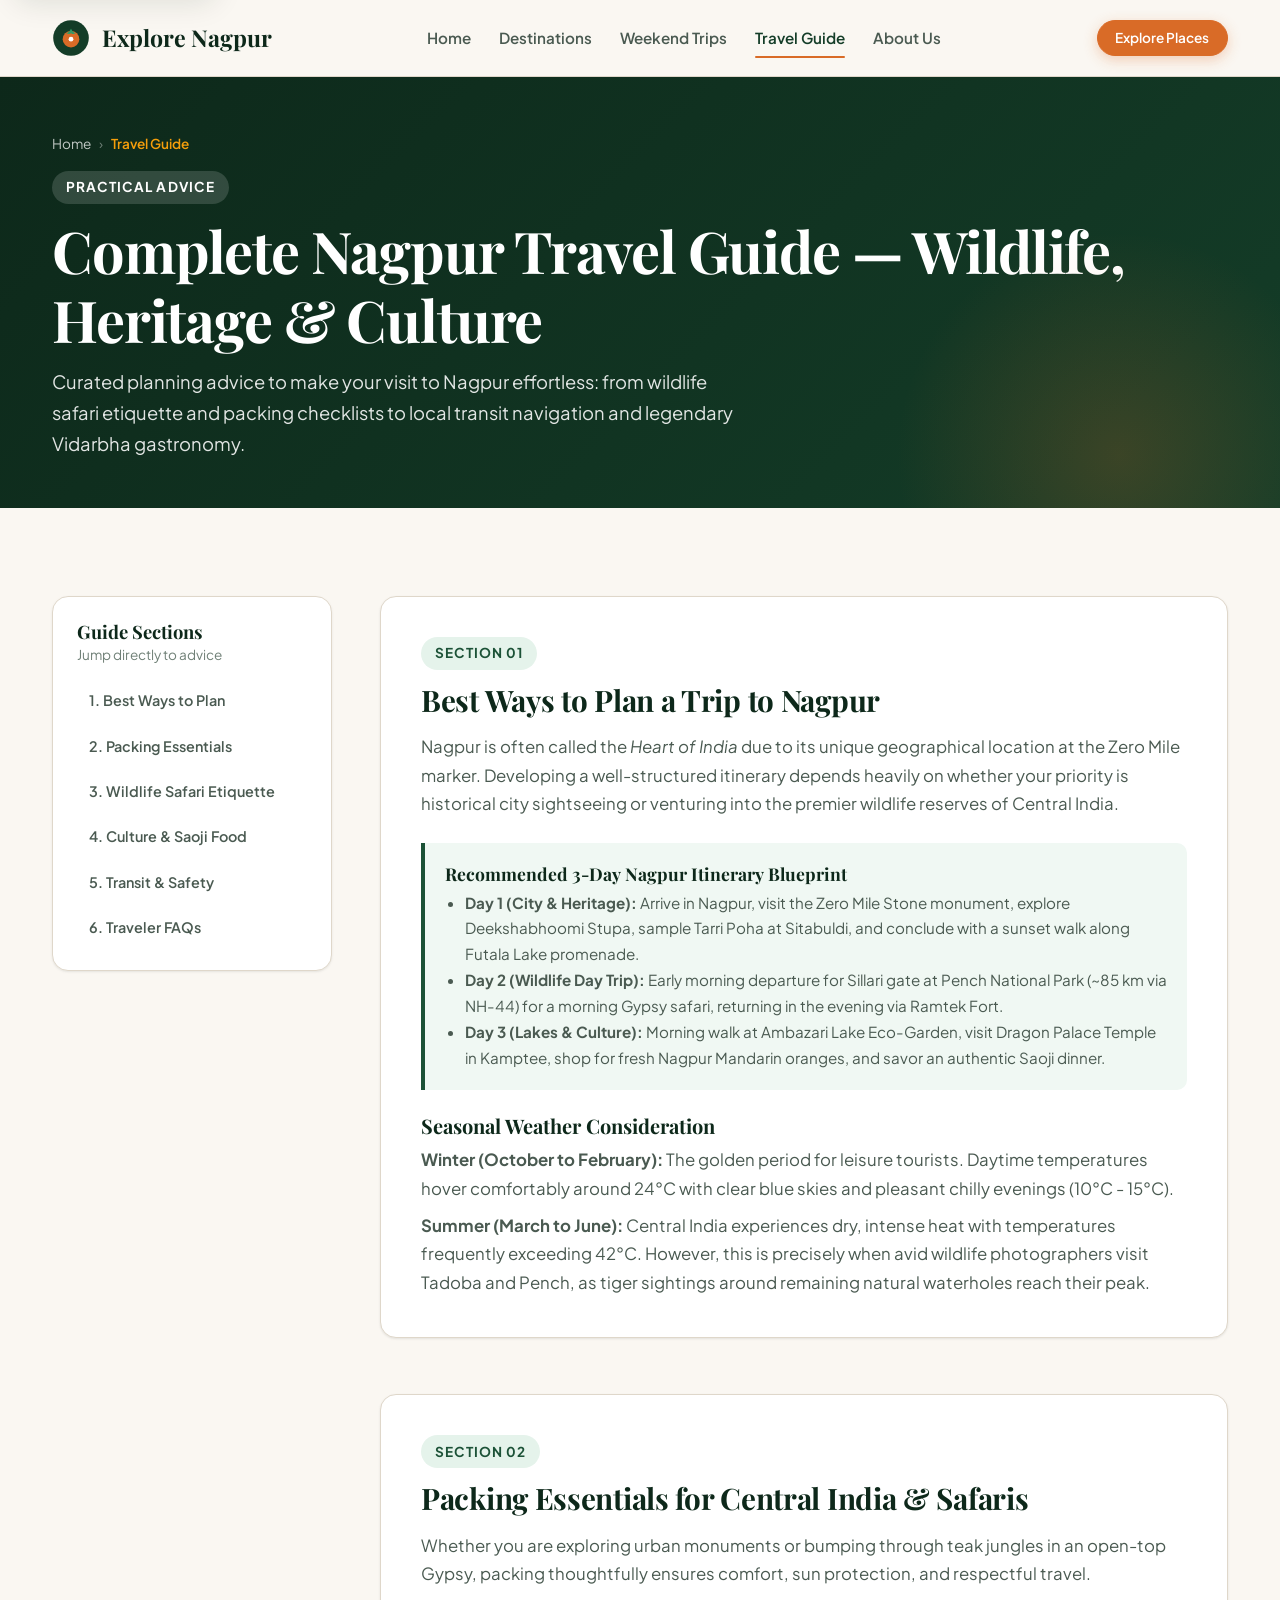
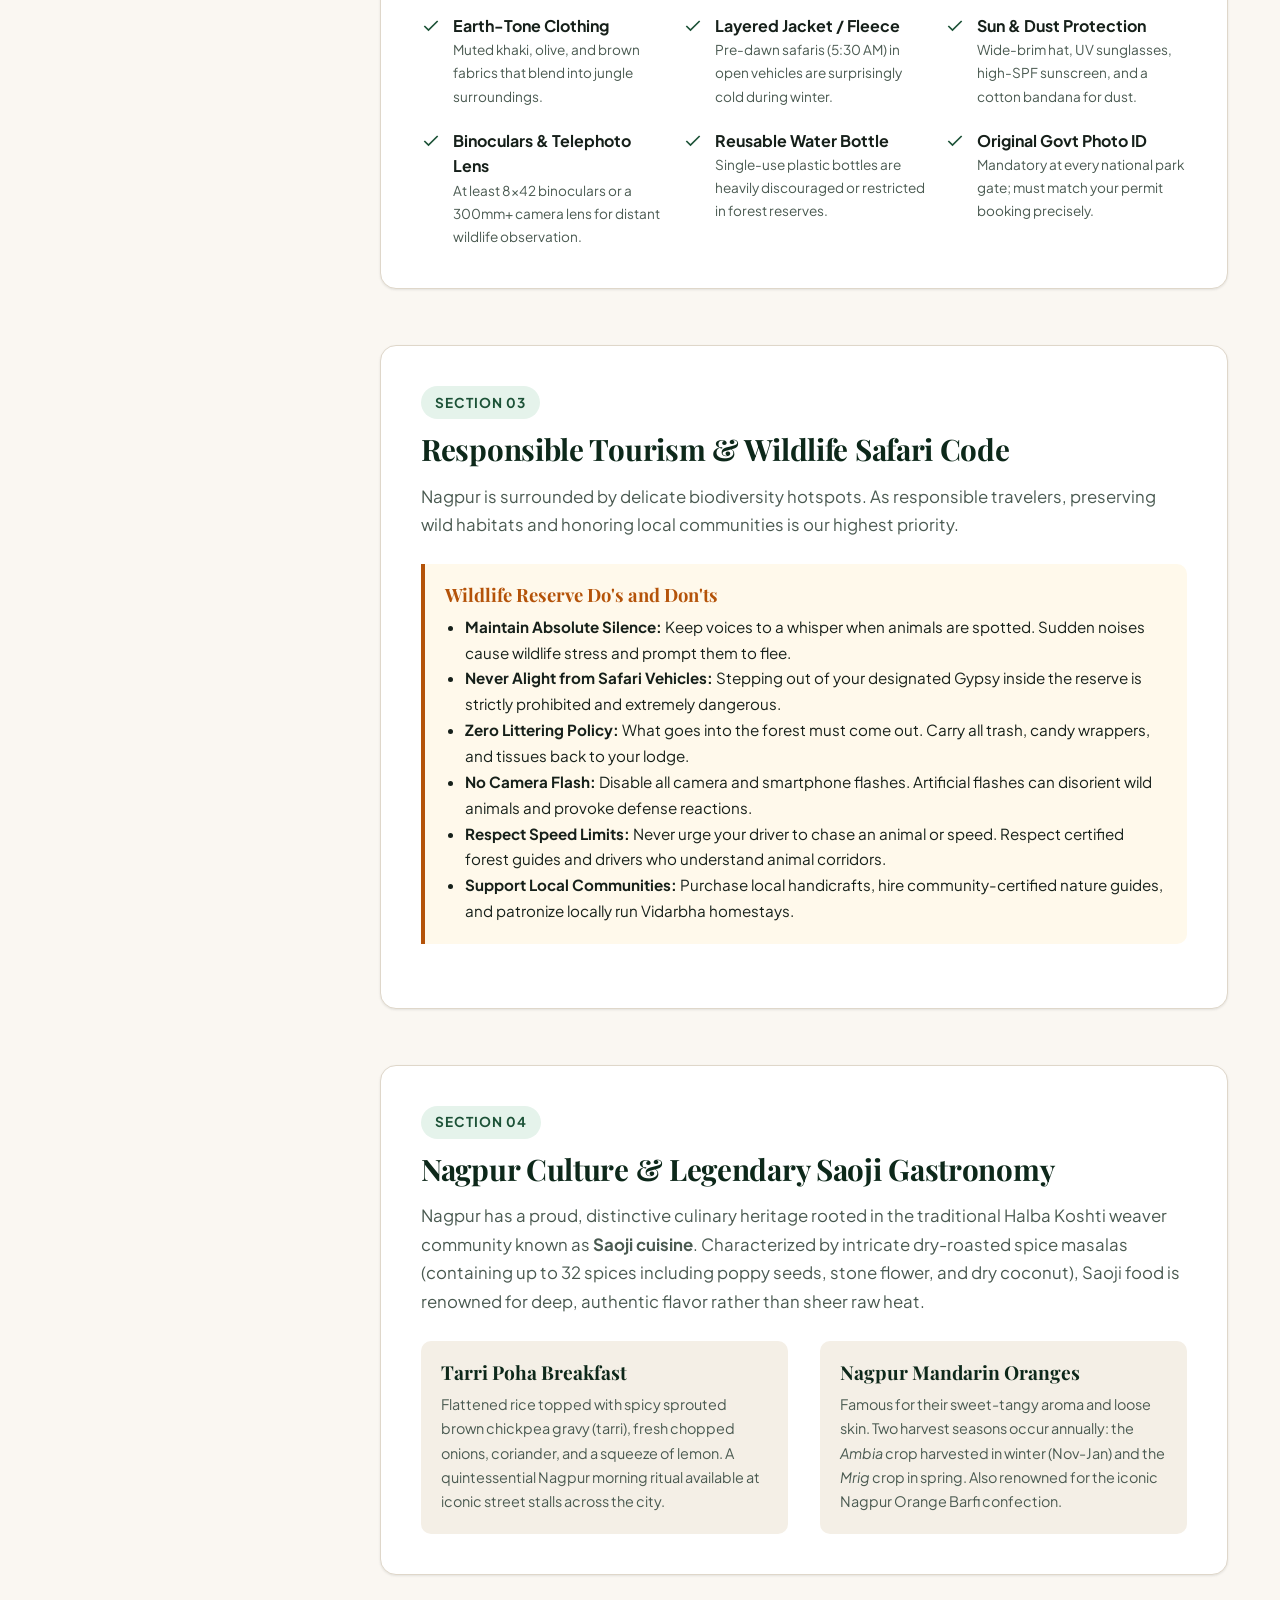
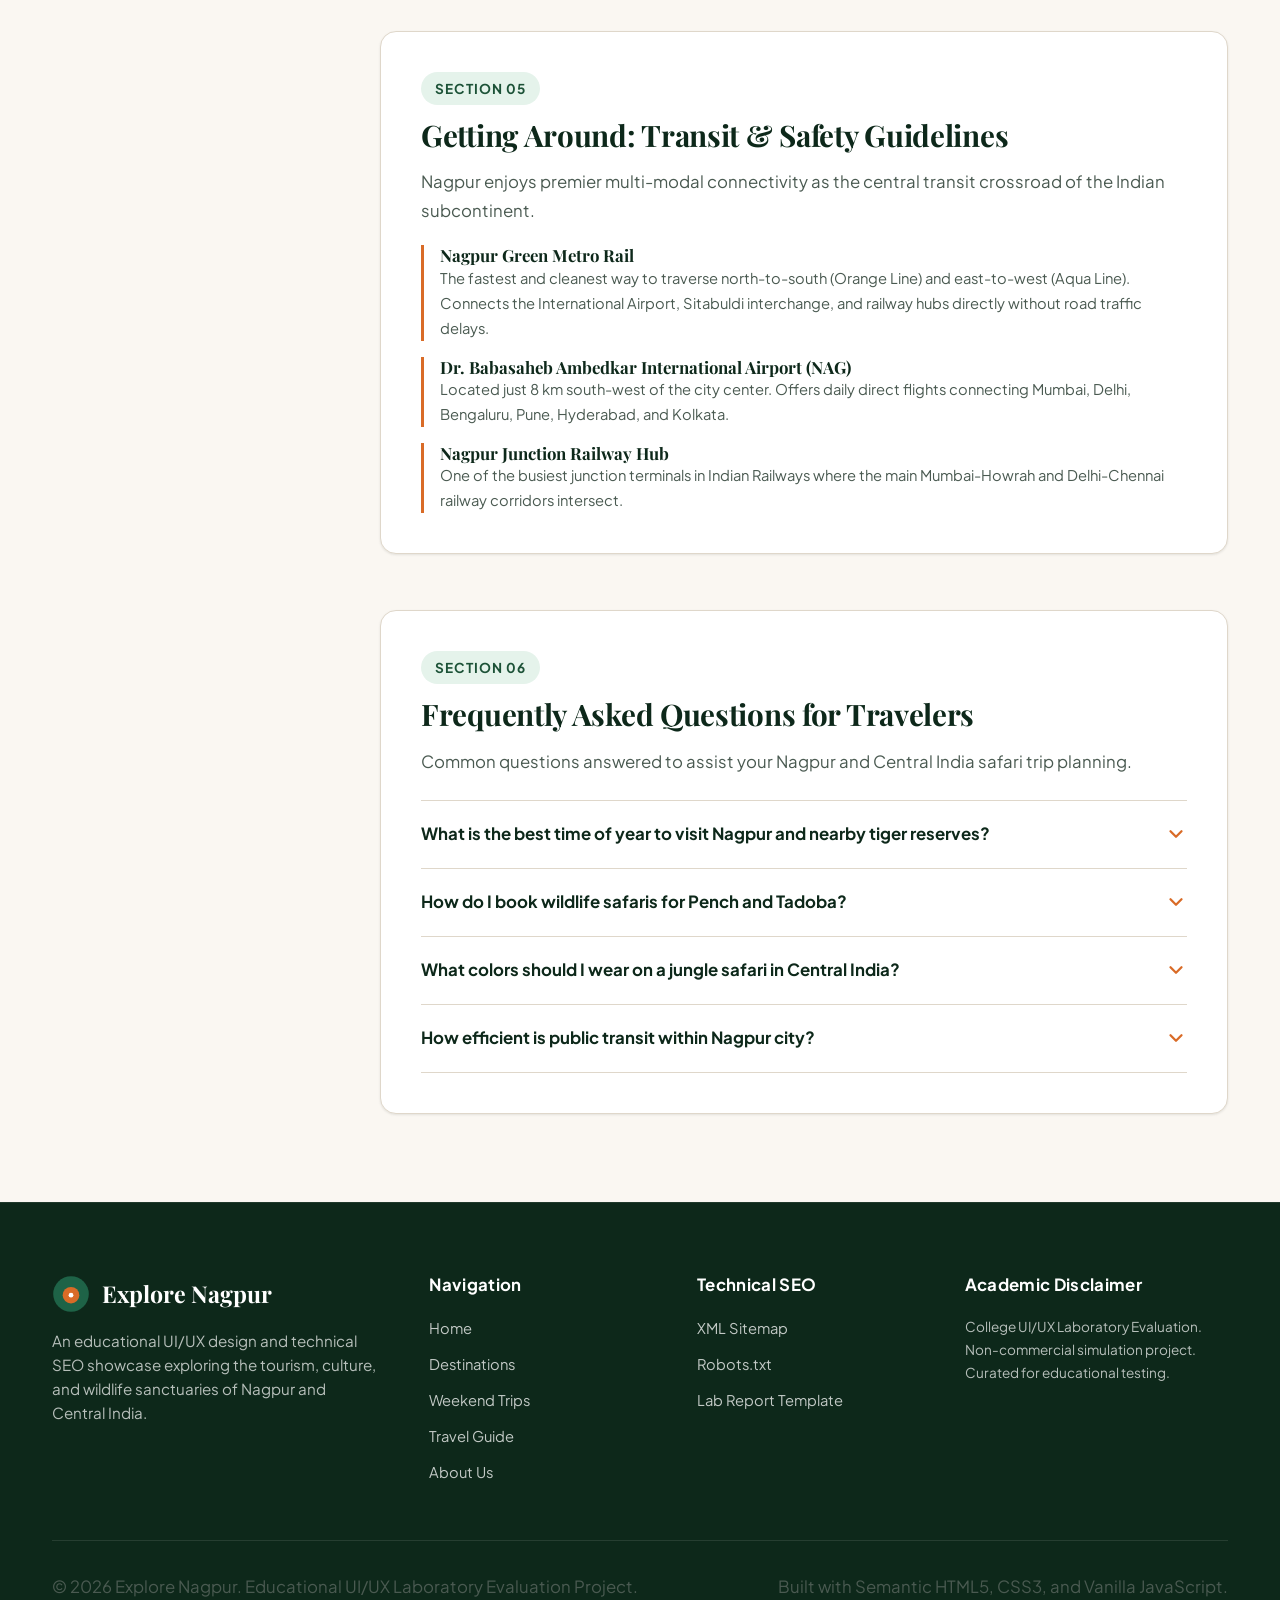
<file: uiux/travel-guide.html>
<!DOCTYPE html>
<html lang="en">
<head>
  <meta charset="UTF-8">
  <meta name="viewport" content="width=device-width, initial-scale=1.0">
  
  <!-- Primary Meta Tags -->
  <title>Nagpur Travel Guide | Wildlife, Packing Tips &amp; Local Culture | Explore Nagpur</title>
  <meta name="title" content="Nagpur Travel Guide | Wildlife, Packing Tips &amp; Local Culture | Explore Nagpur">
  <meta name="description" content="Comprehensive travel guide for Nagpur: wildlife safari etiquette, packing essentials for Central India, local Saoji cuisine, transit tips, and FAQs.">
  <meta name="keywords" content="travel guide for nagpur, places to visit in nagpur, nagpur tourist attractions, nagpur safari tips, saoji food nagpur, nagpur oranges">
  <meta name="author" content="Divyansh Khare - College UI/UX Laboratory Project">
  <meta name="robots" content="index, follow">
  
  <!-- Canonical URL -->
  <link rel="canonical" href="https://divyanshkhare-06.github.io/explore-nagpur/uiux/travel-guide.html">
  
  <!-- Open Graph / Facebook -->
  <meta property="og:type" content="article">
  <meta property="og:url" content="https://divyanshkhare-06.github.io/explore-nagpur/uiux/travel-guide.html">
  <meta property="og:title" content="Nagpur Travel Guide | Wildlife, Packing Tips &amp; Local Culture">
  <meta property="og:description" content="Discover practical advice for visiting Nagpur: safari etiquette, packing essentials, transit guides, and local culinary culture.">
  <meta property="og:image" content="https://divyanshkhare-06.github.io/explore-nagpur/uiux/assets/images/nagpur-oranges.jpg">
  <meta property="og:site_name" content="Explore Nagpur">
  <meta property="og:locale" content="en_IN">
  
  <!-- Twitter Card -->
  <meta name="twitter:card" content="summary_large_image">
  <meta name="twitter:url" content="https://divyanshkhare-06.github.io/explore-nagpur/uiux/travel-guide.html">
  <meta name="twitter:title" content="Nagpur Travel Guide | Wildlife, Packing Tips &amp; Local Culture">
  <meta name="twitter:description" content="Expert insights on planning a trip to Nagpur, wildlife safari guidelines, and local cultural etiquette.">
  <meta name="twitter:image" content="https://divyanshkhare-06.github.io/explore-nagpur/uiux/assets/images/nagpur-oranges.jpg">

  <!-- Favicon -->
  <link rel="icon" type="image/svg+xml" href="assets/icons/favicon.svg">

  <!-- Stylesheet -->
  <link rel="stylesheet" href="css/styles.css">

  <!-- JSON-LD Structured Data: BreadcrumbList & FAQPage for Rich Snippets -->
  <script type="application/ld+json">
  {
    "@context": "https://schema.org",
    "@graph": [
      {
        "@type": "BreadcrumbList",
        "itemListElement": [
          {
            "@type": "ListItem",
            "position": 1,
            "name": "Home",
            "item": "https://divyanshkhare-06.github.io/explore-nagpur/uiux/index.html"
          },
          {
            "@type": "ListItem",
            "position": 2,
            "name": "Travel Guide",
            "item": "https://divyanshkhare-06.github.io/explore-nagpur/uiux/travel-guide.html"
          }
        ]
      },
      {
        "@type": "FAQPage",
        "mainEntity": [
          {
            "@type": "Question",
            "name": "What is the best time of year to visit Nagpur and nearby tiger reserves?",
            "acceptedAnswer": {
              "@type": "Answer",
              "text": "The ideal time for sightseeing in Nagpur is from October to March when daytime temperatures range from a pleasant 20°C to 28°C. For tiger safari sightings in Pench and Tadoba, the hot dry months of April and May offer the highest frequency of sightings around diminishing waterholes."
            }
          },
          {
            "@type": "Question",
            "name": "How do I book wildlife safaris for Pench and Tadoba?",
            "acceptedAnswer": {
              "@type": "Answer",
              "text": "Safari permits for Maharashtra and Madhya Pradesh parks must be booked well in advance through their respective official state forest department online portals. Slots open up to 60 to 120 days beforehand. Always verify permit availability before booking your travel."
            }
          },
          {
            "@type": "Question",
            "name": "What colors should I wear on a jungle safari in Central India?",
            "acceptedAnswer": {
              "@type": "Answer",
              "text": "Wear earthy, neutral tones such as khaki, olive green, beige, or light brown. Avoid bright fluorescent colors, reds, and strong perfumes, as these can disturb wild animals and attract biting insects."
            }
          },
          {
            "@type": "Question",
            "name": "How efficient is public transit within Nagpur city?",
            "acceptedAnswer": {
              "@type": "Answer",
              "text": "Nagpur features the green eco-friendly Maha Metro connecting Dr. Babasaheb Ambedkar International Airport, Nagpur Junction Railway Station, Sitabuldi interchange, and Deekshabhoomi with clean, frequent air-conditioned trains. Ride-hailing cabs and auto-rickshaws are also widely available."
            }
          }
        ]
      }
    ]
  }
  </script>
</head>
<body>
  <!-- Accessible Skip to Content Link -->
  <a href="#main-content" class="skip-link">Skip to main content</a>

  <!-- Global Site Header -->
  <header class="site-header" role="banner">
    <div class="container nav-container">
      <a href="index.html" class="brand-logo" aria-label="Explore Nagpur Homepage">
        <svg class="brand-icon" viewBox="0 0 64 64" width="38" height="38" aria-hidden="true" focusable="false">
          <circle cx="32" cy="32" r="30" fill="#143d28" />
          <circle cx="32" cy="34" r="14" fill="#d96b27" />
          <path d="M32 16 C34 22 40 24 40 24 C36 26 33 26 32 23 C31 26 28 26 24 24 C24 24 30 22 32 16 Z" fill="#339966" />
          <circle cx="32" cy="34" r="4" fill="#ffffff" />
        </svg>
        <span>Explore Nagpur</span>
      </a>

      <!-- Desktop & Mobile Navigation Menu -->
      <nav id="navMenu" class="nav-menu" role="navigation" aria-label="Main Navigation">
        <a href="index.html" class="nav-link">Home</a>
        <a href="destinations.html" class="nav-link">Destinations</a>
        <a href="weekend-trips.html" class="nav-link">Weekend Trips</a>
        <a href="travel-guide.html" class="nav-link active">Travel Guide</a>
        <a href="about.html" class="nav-link">About Us</a>
      </nav>

      <div class="nav-actions">
        <a href="destinations.html" class="btn btn-primary btn-sm">Explore Places</a>
        <button id="navToggle" class="nav-toggle" aria-label="Toggle navigation menu" aria-expanded="false" aria-controls="navMenu">
          <svg viewBox="0 0 24 24" fill="none" stroke="currentColor" stroke-width="2" stroke-linecap="round" stroke-linejoin="round" aria-hidden="true">
            <line x1="3" y1="12" x2="21" y2="12"></line>
            <line x1="3" y1="6" x2="21" y2="6"></line>
            <line x1="3" y1="18" x2="21" y2="18"></line>
          </svg>
        </button>
      </div>
    </div>
  </header>

  <main id="main-content">
    <!-- Page Hero Banner with Breadcrumbs -->
    <section class="page-hero" aria-label="Travel Guide Header">
      <div class="container">
        <nav class="breadcrumbs" aria-label="Breadcrumb Navigation">
          <a href="index.html">Home</a>
          <span class="separator" aria-hidden="true">&rsaquo;</span>
          <span class="current" aria-current="page">Travel Guide</span>
        </nav>
        <span class="eyebrow" style="background-color: rgba(255, 255, 255, 0.15); color: #ffffff;">Practical Advice</span>
        <h1>Complete Nagpur Travel Guide &mdash; Wildlife, Heritage &amp; Culture</h1>
        <p>
          Curated planning advice to make your visit to Nagpur effortless: from wildlife safari etiquette and packing checklists to local transit navigation and legendary Vidarbha gastronomy.
        </p>
      </div>
    </section>

    <!-- Guide Content Layout with Sticky Quick-Navigation Sidebar -->
    <section class="section-padding">
      <div class="container">
        <div class="guide-layout">
          
          <!-- Sticky Sidebar Navigation -->
          <aside class="guide-sidebar" aria-label="Guide Quick Navigation">
            <h3 style="font-size: 1.15rem; color: var(--color-primary-900);">Guide Sections</h3>
            <p style="font-size: 0.85rem; color: var(--color-text-subtle);">Jump directly to advice</p>
            <nav class="guide-nav-list">
              <a href="#trip-planning" class="guide-nav-link">1. Best Ways to Plan</a>
              <a href="#packing" class="guide-nav-link">2. Packing Essentials</a>
              <a href="#wildlife-rules" class="guide-nav-link">3. Wildlife Safari Etiquette</a>
              <a href="#culture-food" class="guide-nav-link">4. Culture &amp; Saoji Food</a>
              <a href="#transit-safety" class="guide-nav-link">5. Transit &amp; Safety</a>
              <a href="#faqs" class="guide-nav-link">6. Traveler FAQs</a>
            </nav>
          </aside>

          <!-- Main Editorial Column -->
          <div class="guide-content-area">
            
            <!-- Section 1: Best Ways to Plan -->
            <article id="trip-planning" class="guide-block">
              <span class="eyebrow eyebrow-forest">Section 01</span>
              <h2>Best Ways to Plan a Trip to Nagpur</h2>
              <p>
                Nagpur is often called the <em>Heart of India</em> due to its unique geographical location at the Zero Mile marker. Developing a well-structured itinerary depends heavily on whether your priority is historical city sightseeing or venturing into the premier wildlife reserves of Central India.
              </p>
              
              <div class="callout-box">
                <h3 style="font-size: 1.1rem; margin-bottom: 0.35rem; color: var(--color-primary-900);">Recommended 3-Day Nagpur Itinerary Blueprint</h3>
                <ul style="list-style: disc; padding-left: 1.25rem; font-size: 0.95rem; line-height: 1.7; color: var(--color-text-muted);">
                  <li><strong>Day 1 (City &amp; Heritage):</strong> Arrive in Nagpur, visit the Zero Mile Stone monument, explore Deekshabhoomi Stupa, sample Tarri Poha at Sitabuldi, and conclude with a sunset walk along Futala Lake promenade.</li>
                  <li><strong>Day 2 (Wildlife Day Trip):</strong> Early morning departure for Sillari gate at Pench National Park (~85 km via NH-44) for a morning Gypsy safari, returning in the evening via Ramtek Fort.</li>
                  <li><strong>Day 3 (Lakes &amp; Culture):</strong> Morning walk at Ambazari Lake Eco-Garden, visit Dragon Palace Temple in Kamptee, shop for fresh Nagpur Mandarin oranges, and savor an authentic Saoji dinner.</li>
                </ul>
              </div>

              <h3 style="font-size: 1.25rem; margin-top: 1.5rem; margin-bottom: 0.5rem;">Seasonal Weather Consideration</h3>
              <p>
                <strong>Winter (October to February):</strong> The golden period for leisure tourists. Daytime temperatures hover comfortably around 24&deg;C with clear blue skies and pleasant chilly evenings (10&deg;C - 15&deg;C).
              </p>
              <p style="margin-top: 0.5rem;">
                <strong>Summer (March to June):</strong> Central India experiences dry, intense heat with temperatures frequently exceeding 42&deg;C. However, this is precisely when avid wildlife photographers visit Tadoba and Pench, as tiger sightings around remaining natural waterholes reach their peak.
              </p>
            </article>

            <!-- Section 2: Packing Essentials -->
            <article id="packing" class="guide-block">
              <span class="eyebrow eyebrow-forest">Section 02</span>
              <h2>Packing Essentials for Central India &amp; Safaris</h2>
              <p>
                Whether you are exploring urban monuments or bumping through teak jungles in an open-top Gypsy, packing thoughtfully ensures comfort, sun protection, and respectful travel.
              </p>

              <div class="checklist-grid">
                <div class="check-item">
                  <svg viewBox="0 0 24 24" fill="none" stroke="currentColor" stroke-width="2" aria-hidden="true">
                    <polyline points="20 6 9 17 4 12"></polyline>
                  </svg>
                  <div>
                    <strong>Earth-Tone Clothing</strong>
                    <p style="font-size: 0.85rem;">Muted khaki, olive, and brown fabrics that blend into jungle surroundings.</p>
                  </div>
                </div>

                <div class="check-item">
                  <svg viewBox="0 0 24 24" fill="none" stroke="currentColor" stroke-width="2" aria-hidden="true">
                    <polyline points="20 6 9 17 4 12"></polyline>
                  </svg>
                  <div>
                    <strong>Layered Jacket / Fleece</strong>
                    <p style="font-size: 0.85rem;">Pre-dawn safaris (5:30 AM) in open vehicles are surprisingly cold during winter.</p>
                  </div>
                </div>

                <div class="check-item">
                  <svg viewBox="0 0 24 24" fill="none" stroke="currentColor" stroke-width="2" aria-hidden="true">
                    <polyline points="20 6 9 17 4 12"></polyline>
                  </svg>
                  <div>
                    <strong>Sun &amp; Dust Protection</strong>
                    <p style="font-size: 0.85rem;">Wide-brim hat, UV sunglasses, high-SPF sunscreen, and a cotton bandana for dust.</p>
                  </div>
                </div>

                <div class="check-item">
                  <svg viewBox="0 0 24 24" fill="none" stroke="currentColor" stroke-width="2" aria-hidden="true">
                    <polyline points="20 6 9 17 4 12"></polyline>
                  </svg>
                  <div>
                    <strong>Binoculars &amp; Telephoto Lens</strong>
                    <p style="font-size: 0.85rem;">At least 8x42 binoculars or a 300mm+ camera lens for distant wildlife observation.</p>
                  </div>
                </div>

                <div class="check-item">
                  <svg viewBox="0 0 24 24" fill="none" stroke="currentColor" stroke-width="2" aria-hidden="true">
                    <polyline points="20 6 9 17 4 12"></polyline>
                  </svg>
                  <div>
                    <strong>Reusable Water Bottle</strong>
                    <p style="font-size: 0.85rem;">Single-use plastic bottles are heavily discouraged or restricted in forest reserves.</p>
                  </div>
                </div>

                <div class="check-item">
                  <svg viewBox="0 0 24 24" fill="none" stroke="currentColor" stroke-width="2" aria-hidden="true">
                    <polyline points="20 6 9 17 4 12"></polyline>
                  </svg>
                  <div>
                    <strong>Original Govt Photo ID</strong>
                    <p style="font-size: 0.85rem;">Mandatory at every national park gate; must match your permit booking precisely.</p>
                  </div>
                </div>
              </div>
            </article>

            <!-- Section 3: Responsible Tourism & Wildlife Etiquette -->
            <article id="wildlife-rules" class="guide-block">
              <span class="eyebrow eyebrow-forest">Section 03</span>
              <h2>Responsible Tourism &amp; Wildlife Safari Code</h2>
              <p>
                Nagpur is surrounded by delicate biodiversity hotspots. As responsible travelers, preserving wild habitats and honoring local communities is our highest priority.
              </p>

              <div class="callout-box callout-warning">
                <h3 style="font-size: 1.15rem; color: var(--color-warning); margin-bottom: 0.5rem;">Wildlife Reserve Do's and Don'ts</h3>
                <ul style="list-style: disc; padding-left: 1.25rem; font-size: 0.95rem; line-height: 1.7; color: var(--color-text-main);">
                  <li><strong>Maintain Absolute Silence:</strong> Keep voices to a whisper when animals are spotted. Sudden noises cause wildlife stress and prompt them to flee.</li>
                  <li><strong>Never Alight from Safari Vehicles:</strong> Stepping out of your designated Gypsy inside the reserve is strictly prohibited and extremely dangerous.</li>
                  <li><strong>Zero Littering Policy:</strong> What goes into the forest must come out. Carry all trash, candy wrappers, and tissues back to your lodge.</li>
                  <li><strong>No Camera Flash:</strong> Disable all camera and smartphone flashes. Artificial flashes can disorient wild animals and provoke defense reactions.</li>
                  <li><strong>Respect Speed Limits:</strong> Never urge your driver to chase an animal or speed. Respect certified forest guides and drivers who understand animal corridors.</li>
                  <li><strong>Support Local Communities:</strong> Purchase local handicrafts, hire community-certified nature guides, and patronize locally run Vidarbha homestays.</li>
                </ul>
              </div>
            </article>

            <!-- Section 4: Culture & Saoji Gastronomy -->
            <article id="culture-food" class="guide-block">
              <span class="eyebrow eyebrow-forest">Section 04</span>
              <h2>Nagpur Culture &amp; Legendary Saoji Gastronomy</h2>
              <p>
                Nagpur has a proud, distinctive culinary heritage rooted in the traditional Halba Koshti weaver community known as <strong>Saoji cuisine</strong>. Characterized by intricate dry-roasted spice masalas (containing up to 32 spices including poppy seeds, stone flower, and dry coconut), Saoji food is renowned for deep, authentic flavor rather than sheer raw heat.
              </p>

              <div class="grid-2" style="margin-top: 1.5rem;">
                <div style="background-color: var(--color-surface-soft); padding: 1.25rem; border-radius: var(--radius-md);">
                  <h3 style="font-size: 1.2rem; color: var(--color-primary-900); margin-bottom: 0.5rem;">Tarri Poha Breakfast</h3>
                  <p style="font-size: 0.9rem;">
                    Flattened rice topped with spicy sprouted brown chickpea gravy (tarri), fresh chopped onions, coriander, and a squeeze of lemon. A quintessential Nagpur morning ritual available at iconic street stalls across the city.
                  </p>
                </div>

                <div style="background-color: var(--color-surface-soft); padding: 1.25rem; border-radius: var(--radius-md);">
                  <h3 style="font-size: 1.2rem; color: var(--color-primary-900); margin-bottom: 0.5rem;">Nagpur Mandarin Oranges</h3>
                  <p style="font-size: 0.9rem;">
                    Famous for their sweet-tangy aroma and loose skin. Two harvest seasons occur annually: the <em>Ambia</em> crop harvested in winter (Nov-Jan) and the <em>Mrig</em> crop in spring. Also renowned for the iconic Nagpur Orange Barfi confection.
                  </p>
                </div>
              </div>
            </article>

            <!-- Section 5: Transit & Safety Tips -->
            <article id="transit-safety" class="guide-block">
              <span class="eyebrow eyebrow-forest">Section 05</span>
              <h2>Getting Around: Transit &amp; Safety Guidelines</h2>
              <p>
                Nagpur enjoys premier multi-modal connectivity as the central transit crossroad of the Indian subcontinent.
              </p>

              <div style="display: flex; flex-direction: column; gap: 1rem; margin-top: 1.25rem;">
                <div style="border-left: 3px solid var(--color-accent-orange); padding-left: 1rem;">
                  <h4 style="font-size: 1.05rem; color: var(--color-primary-900);">Nagpur Green Metro Rail</h4>
                  <p style="font-size: 0.92rem; color: var(--color-text-muted);">
                    The fastest and cleanest way to traverse north-to-south (Orange Line) and east-to-west (Aqua Line). Connects the International Airport, Sitabuldi interchange, and railway hubs directly without road traffic delays.
                  </p>
                </div>

                <div style="border-left: 3px solid var(--color-accent-orange); padding-left: 1rem;">
                  <h4 style="font-size: 1.05rem; color: var(--color-primary-900);">Dr. Babasaheb Ambedkar International Airport (NAG)</h4>
                  <p style="font-size: 0.92rem; color: var(--color-text-muted);">
                    Located just 8 km south-west of the city center. Offers daily direct flights connecting Mumbai, Delhi, Bengaluru, Pune, Hyderabad, and Kolkata.
                  </p>
                </div>

                <div style="border-left: 3px solid var(--color-accent-orange); padding-left: 1rem;">
                  <h4 style="font-size: 1.05rem; color: var(--color-primary-900);">Nagpur Junction Railway Hub</h4>
                  <p style="font-size: 0.92rem; color: var(--color-text-muted);">
                    One of the busiest junction terminals in Indian Railways where the main Mumbai-Howrah and Delhi-Chennai railway corridors intersect.
                  </p>
                </div>
              </div>
            </article>

            <!-- Section 6: Traveler FAQs (Interactive Accordion) -->
            <article id="faqs" class="guide-block">
              <span class="eyebrow eyebrow-forest">Section 06</span>
              <h2>Frequently Asked Questions for Travelers</h2>
              <p>Common questions answered to assist your Nagpur and Central India safari trip planning.</p>

              <div class="accordion" role="region" aria-label="Nagpur Travel FAQ Accordion">
                
                <!-- FAQ 1 -->
                <div class="accordion-item">
                  <button type="button" class="accordion-btn" aria-expanded="false" aria-controls="faq-ans-1">
                    <span>What is the best time of year to visit Nagpur and nearby tiger reserves?</span>
                    <svg class="accordion-icon" viewBox="0 0 24 24" fill="none" stroke="currentColor" stroke-width="2.5" stroke-linecap="round" stroke-linejoin="round" aria-hidden="true">
                      <polyline points="6 9 12 15 18 9"></polyline>
                    </svg>
                  </button>
                  <div id="faq-ans-1" class="accordion-content">
                    The ideal time for sightseeing in Nagpur is from <strong>October to March</strong> when daytime temperatures range from a pleasant 20&deg;C to 28&deg;C. For tiger safari sightings in Pench and Tadoba, the hot dry months of <strong>April and May</strong> offer the highest frequency of sightings around diminishing waterholes.
                  </div>
                </div>

                <!-- FAQ 2 -->
                <div class="accordion-item">
                  <button type="button" class="accordion-btn" aria-expanded="false" aria-controls="faq-ans-2">
                    <span>How do I book wildlife safaris for Pench and Tadoba?</span>
                    <svg class="accordion-icon" viewBox="0 0 24 24" fill="none" stroke="currentColor" stroke-width="2.5" stroke-linecap="round" stroke-linejoin="round" aria-hidden="true">
                      <polyline points="6 9 12 15 18 9"></polyline>
                    </svg>
                  </button>
                  <div id="faq-ans-2" class="accordion-content">
                    Safari permits for Maharashtra and Madhya Pradesh parks must be booked well in advance through their respective official state forest department online portals. Slots open up to 60 to 120 days beforehand. Always verify permit availability before booking non-refundable accommodations.
                  </div>
                </div>

                <!-- FAQ 3 -->
                <div class="accordion-item">
                  <button type="button" class="accordion-btn" aria-expanded="false" aria-controls="faq-ans-3">
                    <span>What colors should I wear on a jungle safari in Central India?</span>
                    <svg class="accordion-icon" viewBox="0 0 24 24" fill="none" stroke="currentColor" stroke-width="2.5" stroke-linecap="round" stroke-linejoin="round" aria-hidden="true">
                      <polyline points="6 9 12 15 18 9"></polyline>
                    </svg>
                  </button>
                  <div id="faq-ans-3" class="accordion-content">
                    Wear earthy, neutral tones such as khaki, olive green, beige, or light brown. Avoid bright fluorescent colors, reds, and strong perfumes, as these can disturb wild animals and attract biting insects.
                  </div>
                </div>

                <!-- FAQ 4 -->
                <div class="accordion-item">
                  <button type="button" class="accordion-btn" aria-expanded="false" aria-controls="faq-ans-4">
                    <span>How efficient is public transit within Nagpur city?</span>
                    <svg class="accordion-icon" viewBox="0 0 24 24" fill="none" stroke="currentColor" stroke-width="2.5" stroke-linecap="round" stroke-linejoin="round" aria-hidden="true">
                      <polyline points="6 9 12 15 18 9"></polyline>
                    </svg>
                  </button>
                  <div id="faq-ans-4" class="accordion-content">
                    Nagpur features the green eco-friendly Maha Metro connecting Dr. Babasaheb Ambedkar International Airport, Nagpur Junction Railway Station, Sitabuldi interchange, and Deekshabhoomi with clean, frequent air-conditioned trains. Ride-hailing cabs and auto-rickshaws are also widely available.
                  </div>
                </div>

              </div>
            </article>

          </div>
        </div>
      </div>
    </section>
  </main>

  <!-- Global Footer -->
  <footer class="site-footer" role="contentinfo">
    <div class="container">
      <div class="footer-grid">
        <div class="footer-col footer-brand">
          <a href="index.html" class="brand-logo" style="color: #ffffff;">
            <svg class="brand-icon" viewBox="0 0 64 64" width="32" height="32" aria-hidden="true">
              <circle cx="32" cy="32" r="30" fill="#1e6347" />
              <circle cx="32" cy="34" r="14" fill="#d96b27" />
              <circle cx="32" cy="34" r="4" fill="#ffffff" />
            </svg>
            <span>Explore Nagpur</span>
          </a>
          <p>
            An educational UI/UX design and technical SEO showcase exploring the tourism, culture, and wildlife sanctuaries of Nagpur and Central India.
          </p>
        </div>

        <div class="footer-col">
          <h4>Navigation</h4>
          <ul class="footer-links">
            <li><a href="index.html">Home</a></li>
            <li><a href="destinations.html">Destinations</a></li>
            <li><a href="weekend-trips.html">Weekend Trips</a></li>
            <li><a href="travel-guide.html">Travel Guide</a></li>
            <li><a href="about.html">About Us</a></li>
          </ul>
        </div>

        <div class="footer-col">
          <h4>Technical SEO</h4>
          <ul class="footer-links">
            <li><a href="sitemap.xml" target="_blank" rel="noopener">XML Sitemap</a></li>
            <li><a href="robots.txt" target="_blank" rel="noopener">Robots.txt</a></li>
            <li><a href="SEO_REPORT.md" target="_blank" rel="noopener">Lab Report Template</a></li>
          </ul>
        </div>

        <div class="footer-col">
          <h4>Academic Disclaimer</h4>
          <p style="font-size: 0.85rem; color: rgba(255, 255, 255, 0.7);">
            College UI/UX Laboratory Evaluation. Non-commercial simulation project. Curated for educational testing.
          </p>
        </div>
      </div>

      <div class="footer-bottom">
        <p>&copy; 2026 Explore Nagpur. Educational UI/UX Laboratory Evaluation Project.</p>
        <p>Built with Semantic HTML5, CSS3, and Vanilla JavaScript.</p>
      </div>
    </div>
  </footer>

  <!-- Floating Back to Top Button -->
  <button id="backToTop" class="back-to-top" aria-label="Back to top of page">
    <svg viewBox="0 0 24 24" fill="none" stroke="currentColor" stroke-width="2.5" stroke-linecap="round" stroke-linejoin="round" aria-hidden="true">
      <polyline points="18 15 12 9 6 15"></polyline>
    </svg>
  </button>

  <!-- Master JavaScript File -->
  <script src="js/main.js" defer></script>
</body>
</html>
</file>
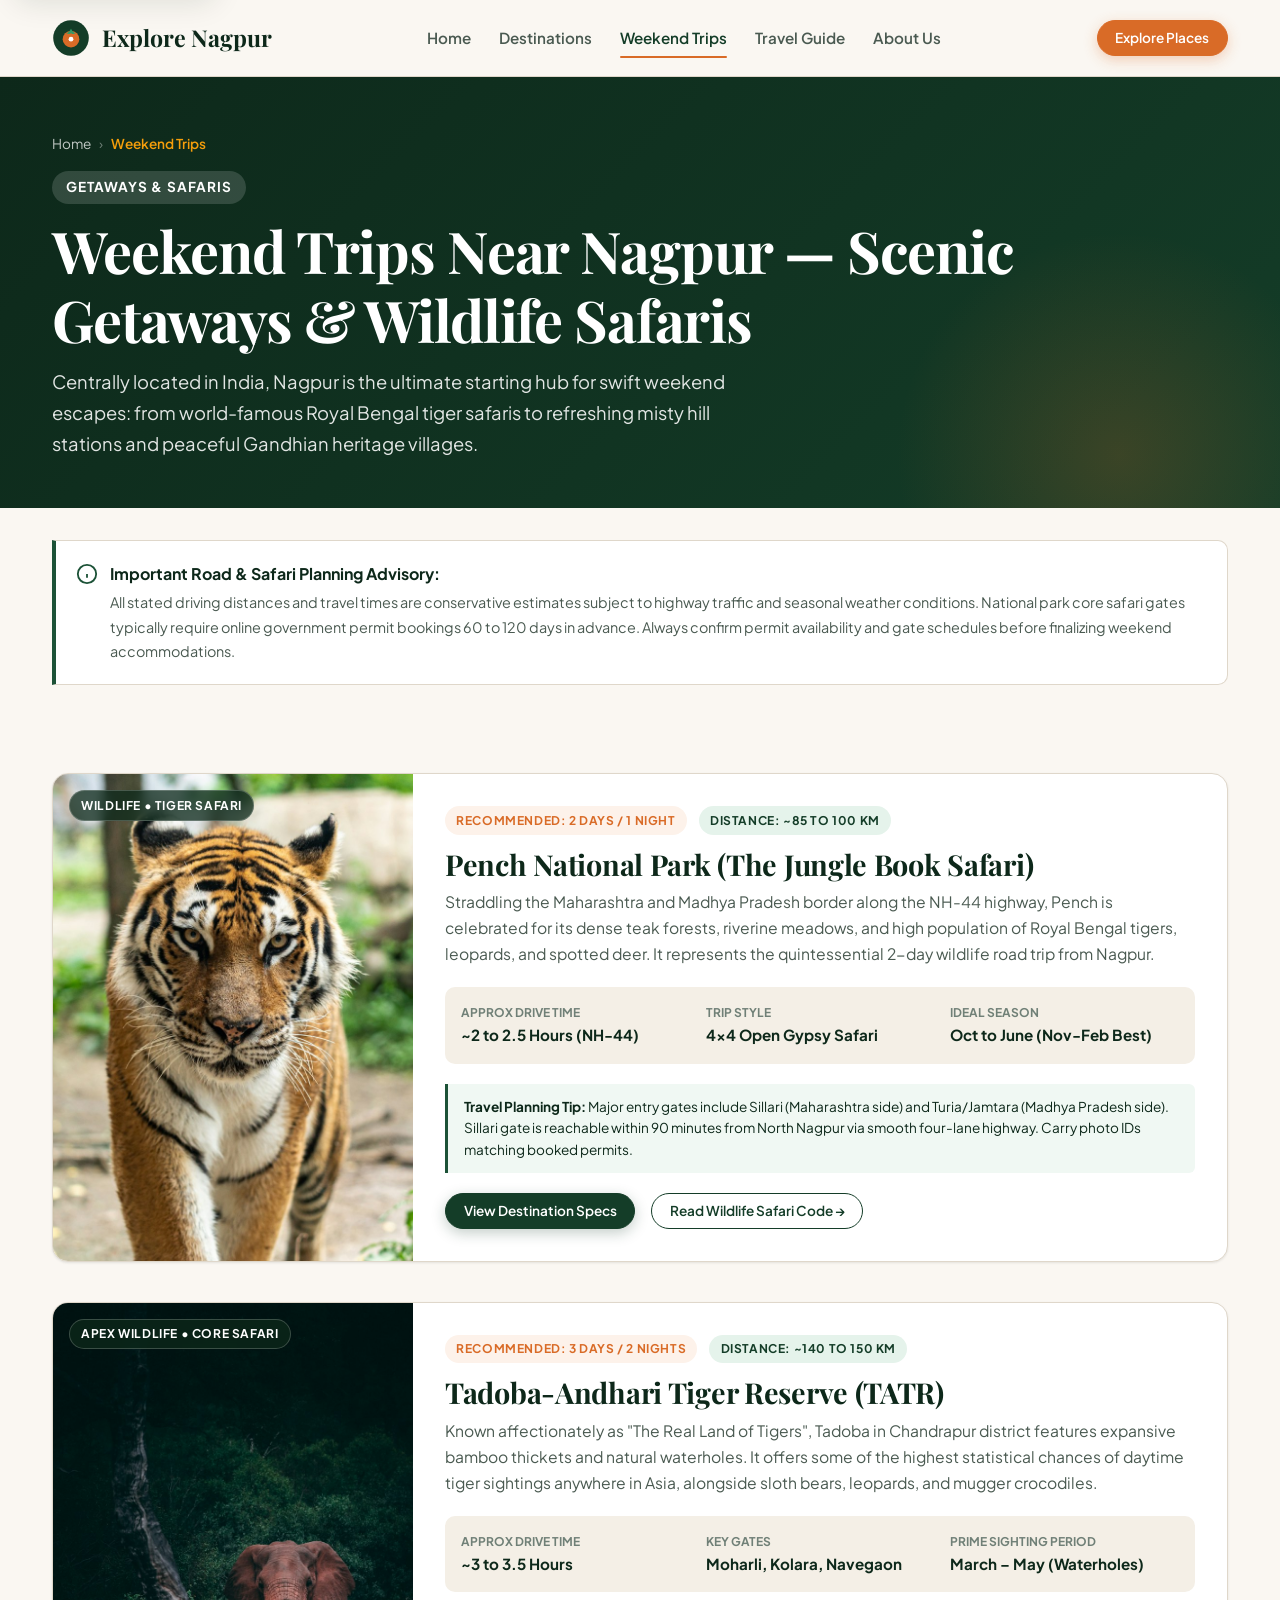
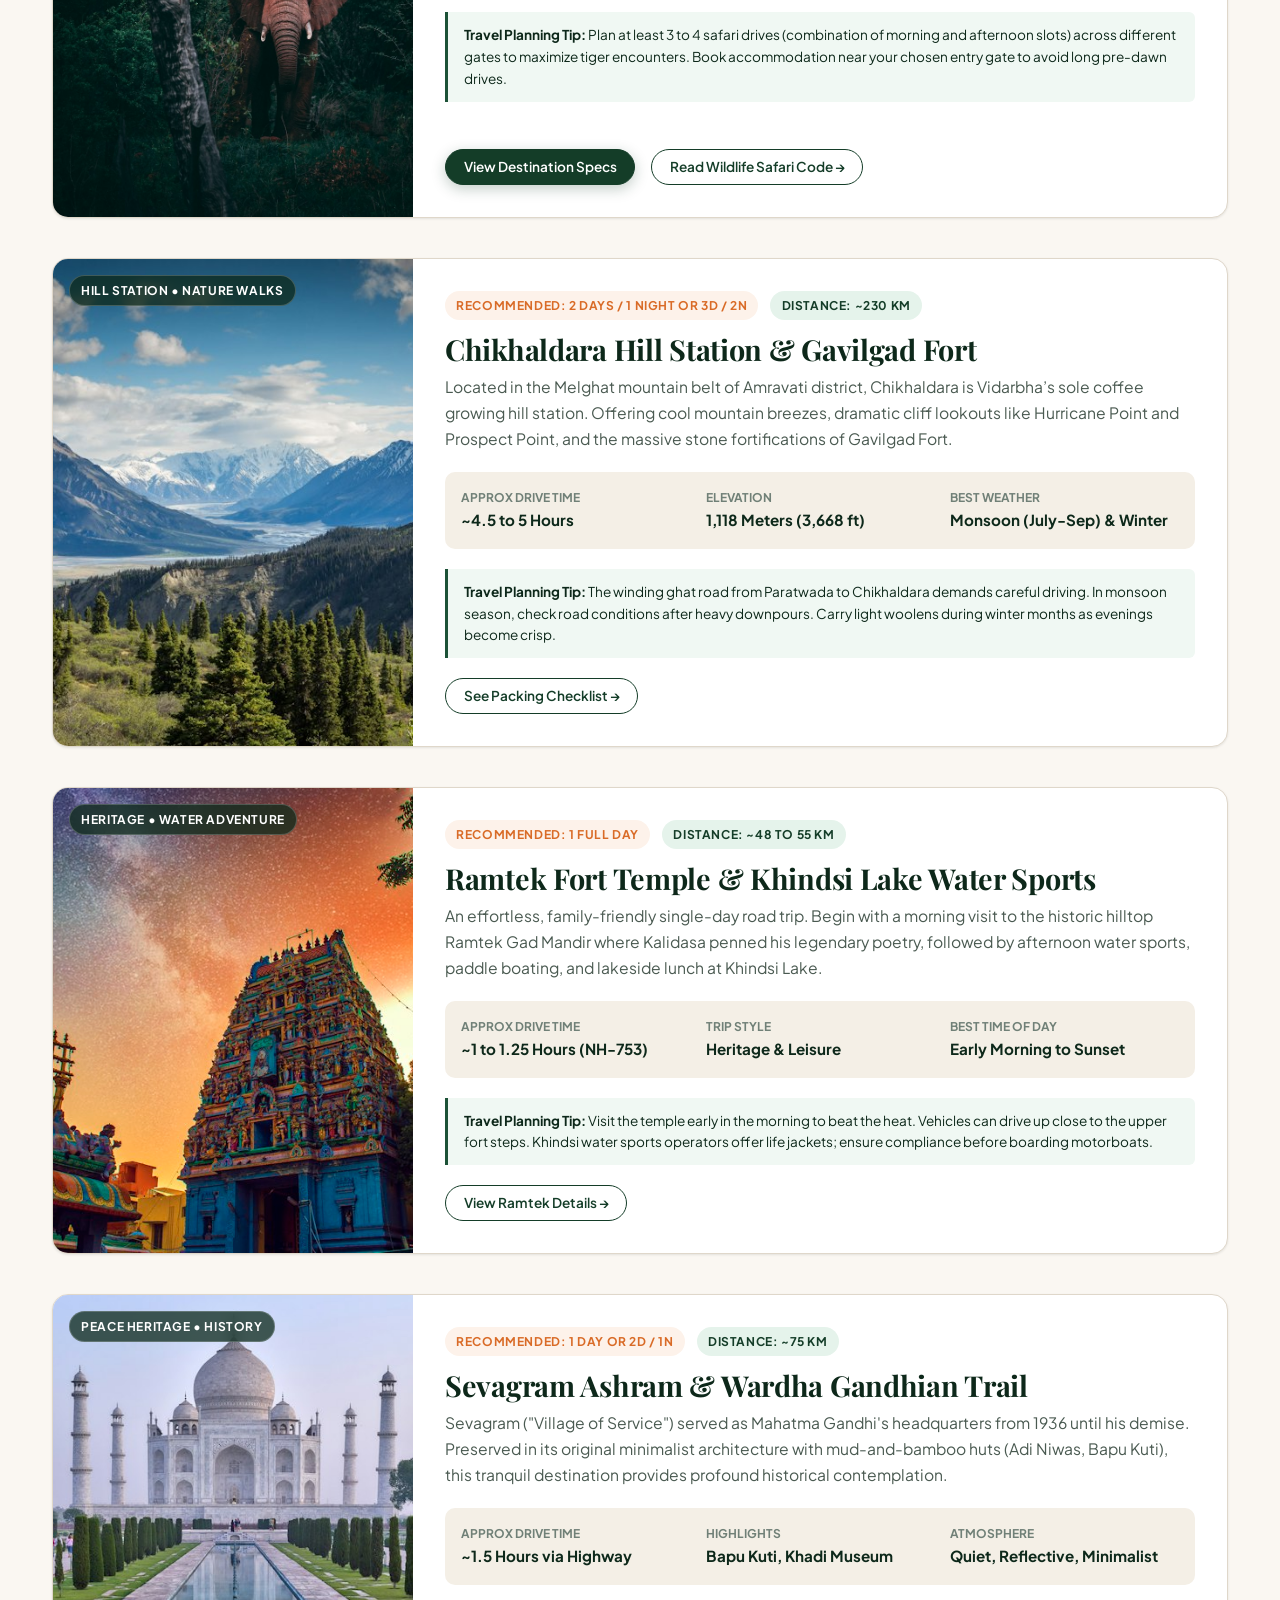
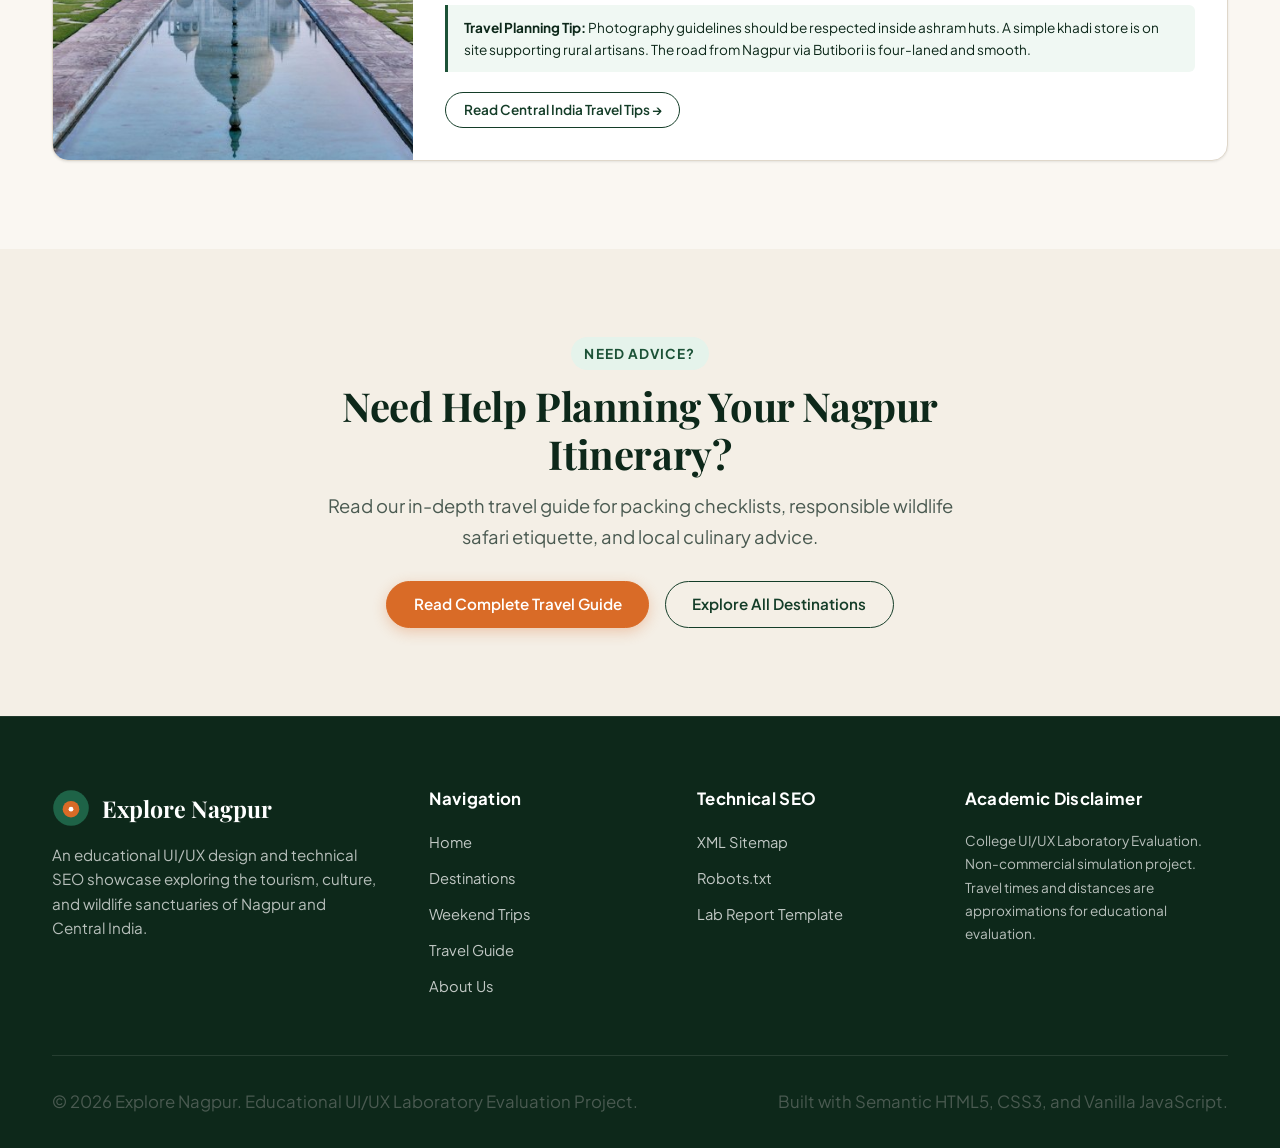
<file: uiux/weekend-trips.html>
<!DOCTYPE html>
<html lang="en">
<head>
  <meta charset="UTF-8">
  <meta name="viewport" content="width=device-width, initial-scale=1.0">
  
  <!-- Primary Meta Tags -->
  <title>Weekend Trips Near Nagpur | Getaways &amp; Safari Tours | Explore Nagpur</title>
  <meta name="title" content="Weekend Trips Near Nagpur | Getaways &amp; Safari Tours | Explore Nagpur">
  <meta name="description" content="Plan exciting weekend trips near Nagpur: Pench &amp; Tadoba tiger safaris, Chikhaldara hill station, Ramtek fort, and Sevagram. Approximate distances, durations, and tips.">
  <meta name="keywords" content="weekend trips near nagpur, tourist destinations near nagpur, getaways from nagpur, pench weekend trip, tadoba tiger safari, chikhaldara tour from nagpur">
  <meta name="author" content="Divyansh Khare - College UI/UX Laboratory Project">
  <meta name="robots" content="index, follow">
  
  <!-- Canonical URL -->
  <link rel="canonical" href="https://divyanshkhare-06.github.io/explore-nagpur/uiux/weekend-trips.html">
  
  <!-- Open Graph / Facebook -->
  <meta property="og:type" content="website">
  <meta property="og:url" content="https://divyanshkhare-06.github.io/explore-nagpur/uiux/weekend-trips.html">
  <meta property="og:title" content="Weekend Trips Near Nagpur | Getaways &amp; Safari Tours">
  <meta property="og:description" content="Discover scenic weekend getaways and wildlife road trips within 1-5 hours of Nagpur, Maharashtra.">
  <meta property="og:image" content="https://divyanshkhare-06.github.io/explore-nagpur/uiux/assets/images/tadoba-safari.jpg">
  <meta property="og:site_name" content="Explore Nagpur">
  <meta property="og:locale" content="en_IN">
  
  <!-- Twitter Card -->
  <meta name="twitter:card" content="summary_large_image">
  <meta name="twitter:url" content="https://divyanshkhare-06.github.io/explore-nagpur/uiux/weekend-trips.html">
  <meta name="twitter:title" content="Weekend Trips Near Nagpur | Getaways &amp; Safari Tours">
  <meta name="twitter:description" content="Plan 2-day and 3-day getaways from Nagpur: tiger reserves, misty hill stations, and heritage sites.">
  <meta name="twitter:image" content="https://divyanshkhare-06.github.io/explore-nagpur/uiux/assets/images/tadoba-safari.jpg">

  <!-- Favicon -->
  <link rel="icon" type="image/svg+xml" href="assets/icons/favicon.svg">

  <!-- Stylesheet -->
  <link rel="stylesheet" href="css/styles.css">

  <!-- JSON-LD Structured Data: BreadcrumbList & ItemList -->
  <script type="application/ld+json">
  {
    "@context": "https://schema.org",
    "@graph": [
      {
        "@type": "BreadcrumbList",
        "itemListElement": [
          {
            "@type": "ListItem",
            "position": 1,
            "name": "Home",
            "item": "https://divyanshkhare-06.github.io/explore-nagpur/uiux/index.html"
          },
          {
            "@type": "ListItem",
            "position": 2,
            "name": "Weekend Trips",
            "item": "https://divyanshkhare-06.github.io/explore-nagpur/uiux/weekend-trips.html"
          }
        ]
      },
      {
        "@type": "ItemList",
        "name": "Weekend Trips from Nagpur",
        "description": "Recommended weekend getaways and road trips accessible from Nagpur, Maharashtra.",
        "itemListElement": [
          {
            "@type": "TouristDestination",
            "position": 1,
            "name": "Pench National Park Safari Getaway",
            "description": "Tiger reserve gateway located approximately 85 km from Nagpur."
          },
          {
            "@type": "TouristDestination",
            "position": 2,
            "name": "Tadoba-Andhari Tiger Reserve Expedition",
            "description": "Premier wildlife safari park located approximately 140 km from Nagpur."
          },
          {
            "@type": "TouristDestination",
            "position": 3,
            "name": "Chikhaldara Hill Station Retreat",
            "description": "Scenic coffee growing plateau located approximately 230 km from Nagpur."
          },
          {
            "@type": "TouristDestination",
            "position": 4,
            "name": "Sevagram Historic Ashram & Wardha",
            "description": "Historic Gandhian heritage village located approximately 75 km from Nagpur."
          }
        ]
      }
    ]
  }
  </script>
</head>
<body>
  <!-- Accessible Skip to Content Link -->
  <a href="#main-content" class="skip-link">Skip to main content</a>

  <!-- Global Site Header -->
  <header class="site-header" role="banner">
    <div class="container nav-container">
      <a href="index.html" class="brand-logo" aria-label="Explore Nagpur Homepage">
        <svg class="brand-icon" viewBox="0 0 64 64" width="38" height="38" aria-hidden="true" focusable="false">
          <circle cx="32" cy="32" r="30" fill="#143d28" />
          <circle cx="32" cy="34" r="14" fill="#d96b27" />
          <path d="M32 16 C34 22 40 24 40 24 C36 26 33 26 32 23 C31 26 28 26 24 24 C24 24 30 22 32 16 Z" fill="#339966" />
          <circle cx="32" cy="34" r="4" fill="#ffffff" />
        </svg>
        <span>Explore Nagpur</span>
      </a>

      <!-- Desktop & Mobile Navigation Menu -->
      <nav id="navMenu" class="nav-menu" role="navigation" aria-label="Main Navigation">
        <a href="index.html" class="nav-link">Home</a>
        <a href="destinations.html" class="nav-link">Destinations</a>
        <a href="weekend-trips.html" class="nav-link active">Weekend Trips</a>
        <a href="travel-guide.html" class="nav-link">Travel Guide</a>
        <a href="about.html" class="nav-link">About Us</a>
      </nav>

      <div class="nav-actions">
        <a href="destinations.html" class="btn btn-primary btn-sm">Explore Places</a>
        <button id="navToggle" class="nav-toggle" aria-label="Toggle navigation menu" aria-expanded="false" aria-controls="navMenu">
          <svg viewBox="0 0 24 24" fill="none" stroke="currentColor" stroke-width="2" stroke-linecap="round" stroke-linejoin="round" aria-hidden="true">
            <line x1="3" y1="12" x2="21" y2="12"></line>
            <line x1="3" y1="6" x2="21" y2="6"></line>
            <line x1="3" y1="18" x2="21" y2="18"></line>
          </svg>
        </button>
      </div>
    </div>
  </header>

  <main id="main-content">
    <!-- Page Hero Banner with Breadcrumbs -->
    <section class="page-hero" aria-label="Weekend Trips Header">
      <div class="container">
        <nav class="breadcrumbs" aria-label="Breadcrumb Navigation">
          <a href="index.html">Home</a>
          <span class="separator" aria-hidden="true">&rsaquo;</span>
          <span class="current" aria-current="page">Weekend Trips</span>
        </nav>
        <span class="eyebrow" style="background-color: rgba(255, 255, 255, 0.15); color: #ffffff;">Getaways &amp; Safaris</span>
        <h1>Weekend Trips Near Nagpur &mdash; Scenic Getaways &amp; Wildlife Safaris</h1>
        <p>
          Centrally located in India, Nagpur is the ultimate starting hub for swift weekend escapes: from world-famous Royal Bengal tiger safaris to refreshing misty hill stations and peaceful Gandhian heritage villages.
        </p>
      </div>
    </section>

    <!-- Planning Advisory Banner -->
    <section class="container" style="margin-top: 2rem;">
      <div class="callout-box" style="margin: 0; background-color: var(--color-surface); border: 1px solid var(--color-border); border-left: 4px solid var(--color-primary-700);">
        <div style="display: flex; align-items: flex-start; gap: 0.75rem;">
          <svg width="22" height="22" viewBox="0 0 24 24" fill="none" stroke="currentColor" stroke-width="2" style="color: var(--color-primary-700); flex-shrink: 0; margin-top: 0.15rem;" aria-hidden="true">
            <circle cx="12" cy="12" r="10"></circle>
            <line x1="12" y1="16" x2="12" y2="12"></line>
            <line x1="12" y1="8" x2="12.01" y2="8"></line>
          </svg>
          <div>
            <strong style="color: var(--color-primary-900);">Important Road &amp; Safari Planning Advisory:</strong>
            <p style="font-size: 0.9rem; margin-top: 0.25rem; color: var(--color-text-muted);">
              All stated driving distances and travel times are conservative estimates subject to highway traffic and seasonal weather conditions. National park core safari gates typically require online government permit bookings 60 to 120 days in advance. Always confirm permit availability and gate schedules before finalizing weekend accommodations.
            </p>
          </div>
        </div>
      </div>
    </section>

    <!-- Weekend Destinations Showcase -->
    <section class="section-padding" aria-label="Weekend Trips List">
      <div class="container" style="display: flex; flex-direction: column; gap: 2.5rem;">

        <!-- Trip 1: Pench National Park -->
        <article class="trip-card">
          <div class="trip-card-media">
            <img 
              src="assets/images/pench-tiger.jpg" 
              alt="Wild Bengal tiger sitting alert in the dry deciduous forest of Pench" 
              width="800" 
              height="500" 
              loading="lazy"
              onerror="this.onerror=null; this.src='assets/images/placeholder-fallback.svg';"
            >
            <span class="badge badge-glass" style="position: absolute; top: 1rem; left: 1rem;">Wildlife &bull; Tiger Safari</span>
          </div>
          <div class="trip-card-body">
            <div>
              <div class="trip-badges">
                <span class="badge badge-orange">Recommended: 2 Days / 1 Night</span>
                <span class="badge badge-forest">Distance: ~85 to 100 km</span>
              </div>
              <h2 style="font-size: 1.8rem; margin-bottom: 0.5rem; color: var(--color-primary-900);">
                Pench National Park (The Jungle Book Safari)
              </h2>
              <p style="color: var(--color-text-muted); font-size: 0.98rem; line-height: 1.65;">
                Straddling the Maharashtra and Madhya Pradesh border along the NH-44 highway, Pench is celebrated for its dense teak forests, riverine meadows, and high population of Royal Bengal tigers, leopards, and spotted deer. It represents the quintessential 2-day wildlife road trip from Nagpur.
              </p>

              <div class="trip-specs">
                <div class="spec-item">
                  <span class="label">Approx Drive Time</span>
                  <span class="val">~2 to 2.5 Hours (NH-44)</span>
                </div>
                <div class="spec-item">
                  <span class="label">Trip Style</span>
                  <span class="val">4x4 Open Gypsy Safari</span>
                </div>
                <div class="spec-item">
                  <span class="label">Ideal Season</span>
                  <span class="val">Oct to June (Nov-Feb Best)</span>
                </div>
              </div>

              <div class="trip-advisory">
                <strong>Travel Planning Tip:</strong> Major entry gates include Sillari (Maharashtra side) and Turia/Jamtara (Madhya Pradesh side). Sillari gate is reachable within 90 minutes from North Nagpur via smooth four-lane highway. Carry photo IDs matching booked permits.
              </div>
            </div>

            <div style="display: flex; gap: 1rem; flex-wrap: wrap; align-items: center;">
              <a href="destinations.html" class="btn btn-forest btn-sm">View Destination Specs</a>
              <a href="travel-guide.html#wildlife-rules" class="btn btn-outline btn-sm">Read Wildlife Safari Code &rarr;</a>
            </div>
          </div>
        </article>

        <!-- Trip 2: Tadoba-Andhari Tiger Reserve -->
        <article class="trip-card">
          <div class="trip-card-media">
            <img 
              src="assets/images/tadoba-safari.jpg" 
              alt="Wildlife safari jeep tracking pugmarks in Tadoba Andhari Tiger Reserve" 
              width="800" 
              height="500" 
              loading="lazy"
              onerror="this.onerror=null; this.src='assets/images/placeholder-fallback.svg';"
            >
            <span class="badge badge-glass" style="position: absolute; top: 1rem; left: 1rem;">Apex Wildlife &bull; Core Safari</span>
          </div>
          <div class="trip-card-body">
            <div>
              <div class="trip-badges">
                <span class="badge badge-orange">Recommended: 3 Days / 2 Nights</span>
                <span class="badge badge-forest">Distance: ~140 to 150 km</span>
              </div>
              <h2 style="font-size: 1.8rem; margin-bottom: 0.5rem; color: var(--color-primary-900);">
                Tadoba-Andhari Tiger Reserve (TATR)
              </h2>
              <p style="color: var(--color-text-muted); font-size: 0.98rem; line-height: 1.65;">
                Known affectionately as "The Real Land of Tigers", Tadoba in Chandrapur district features expansive bamboo thickets and natural waterholes. It offers some of the highest statistical chances of daytime tiger sightings anywhere in Asia, alongside sloth bears, leopards, and mugger crocodiles.
              </p>

              <div class="trip-specs">
                <div class="spec-item">
                  <span class="label">Approx Drive Time</span>
                  <span class="val">~3 to 3.5 Hours</span>
                </div>
                <div class="spec-item">
                  <span class="label">Key Gates</span>
                  <span class="val">Moharli, Kolara, Navegaon</span>
                </div>
                <div class="spec-item">
                  <span class="label">Prime Sighting Period</span>
                  <span class="val">March – May (Waterholes)</span>
                </div>
              </div>

              <div class="trip-advisory">
                <strong>Travel Planning Tip:</strong> Plan at least 3 to 4 safari drives (combination of morning and afternoon slots) across different gates to maximize tiger encounters. Book accommodation near your chosen entry gate to avoid long pre-dawn drives.
              </div>
            </div>

            <div style="display: flex; gap: 1rem; flex-wrap: wrap; align-items: center;">
              <a href="destinations.html" class="btn btn-forest btn-sm">View Destination Specs</a>
              <a href="travel-guide.html#wildlife-rules" class="btn btn-outline btn-sm">Read Wildlife Safari Code &rarr;</a>
            </div>
          </div>
        </article>

        <!-- Trip 3: Chikhaldara Hill Station -->
        <article class="trip-card">
          <div class="trip-card-media">
            <img 
              src="assets/images/chikhaldara.jpg" 
              alt="Misty mountain cliffs and green valley panoramic viewpoint in Chikhaldara" 
              width="800" 
              height="500" 
              loading="lazy"
              onerror="this.onerror=null; this.src='assets/images/placeholder-fallback.svg';"
            >
            <span class="badge badge-glass" style="position: absolute; top: 1rem; left: 1rem;">Hill Station &bull; Nature Walks</span>
          </div>
          <div class="trip-card-body">
            <div>
              <div class="trip-badges">
                <span class="badge badge-orange">Recommended: 2 Days / 1 Night or 3D / 2N</span>
                <span class="badge badge-forest">Distance: ~230 km</span>
              </div>
              <h2 style="font-size: 1.8rem; margin-bottom: 0.5rem; color: var(--color-primary-900);">
                Chikhaldara Hill Station &amp; Gavilgad Fort
              </h2>
              <p style="color: var(--color-text-muted); font-size: 0.98rem; line-height: 1.65;">
                Located in the Melghat mountain belt of Amravati district, Chikhaldara is Vidarbha’s sole coffee growing hill station. Offering cool mountain breezes, dramatic cliff lookouts like Hurricane Point and Prospect Point, and the massive stone fortifications of Gavilgad Fort.
              </p>

              <div class="trip-specs">
                <div class="spec-item">
                  <span class="label">Approx Drive Time</span>
                  <span class="val">~4.5 to 5 Hours</span>
                </div>
                <div class="spec-item">
                  <span class="label">Elevation</span>
                  <span class="val">1,118 Meters (3,668 ft)</span>
                </div>
                <div class="spec-item">
                  <span class="label">Best Weather</span>
                  <span class="val">Monsoon (July-Sep) &amp; Winter</span>
                </div>
              </div>

              <div class="trip-advisory">
                <strong>Travel Planning Tip:</strong> The winding ghat road from Paratwada to Chikhaldara demands careful driving. In monsoon season, check road conditions after heavy downpours. Carry light woolens during winter months as evenings become crisp.
              </div>
            </div>

            <div style="display: flex; gap: 1rem; flex-wrap: wrap; align-items: center;">
              <a href="travel-guide.html#packing" class="btn btn-outline btn-sm">See Packing Checklist &rarr;</a>
            </div>
          </div>
        </article>

        <!-- Trip 4: Ramtek Fort & Khindsi Lake -->
        <article class="trip-card">
          <div class="trip-card-media">
            <img 
              src="assets/images/ramtek-temple.jpg" 
              alt="Stone architecture of Ramtek fort temple overlooking tree canopy" 
              width="800" 
              height="500" 
              loading="lazy"
              onerror="this.onerror=null; this.src='assets/images/placeholder-fallback.svg';"
            >
            <span class="badge badge-glass" style="position: absolute; top: 1rem; left: 1rem;">Heritage &bull; Water Adventure</span>
          </div>
          <div class="trip-card-body">
            <div>
              <div class="trip-badges">
                <span class="badge badge-orange">Recommended: 1 Full Day</span>
                <span class="badge badge-forest">Distance: ~48 to 55 km</span>
              </div>
              <h2 style="font-size: 1.8rem; margin-bottom: 0.5rem; color: var(--color-primary-900);">
                Ramtek Fort Temple &amp; Khindsi Lake Water Sports
              </h2>
              <p style="color: var(--color-text-muted); font-size: 0.98rem; line-height: 1.65;">
                An effortless, family-friendly single-day road trip. Begin with a morning visit to the historic hilltop Ramtek Gad Mandir where Kalidasa penned his legendary poetry, followed by afternoon water sports, paddle boating, and lakeside lunch at Khindsi Lake.
              </p>

              <div class="trip-specs">
                <div class="spec-item">
                  <span class="label">Approx Drive Time</span>
                  <span class="val">~1 to 1.25 Hours (NH-753)</span>
                </div>
                <div class="spec-item">
                  <span class="label">Trip Style</span>
                  <span class="val">Heritage &amp; Leisure</span>
                </div>
                <div class="spec-item">
                  <span class="label">Best Time of Day</span>
                  <span class="val">Early Morning to Sunset</span>
                </div>
              </div>

              <div class="trip-advisory">
                <strong>Travel Planning Tip:</strong> Visit the temple early in the morning to beat the heat. Vehicles can drive up close to the upper fort steps. Khindsi water sports operators offer life jackets; ensure compliance before boarding motorboats.
              </div>
            </div>

            <div style="display: flex; gap: 1rem; flex-wrap: wrap; align-items: center;">
              <a href="destinations.html" class="btn btn-outline btn-sm">View Ramtek Details &rarr;</a>
            </div>
          </div>
        </article>

        <!-- Trip 5: Sevagram Ashram & Wardha -->
        <article class="trip-card">
          <div class="trip-card-media">
            <img 
              src="assets/images/sevagram-ashram.jpg" 
              alt="Peaceful rustic courtyard of Sevagram Ashram near Wardha" 
              width="800" 
              height="500" 
              loading="lazy"
              onerror="this.onerror=null; this.src='assets/images/placeholder-fallback.svg';"
            >
            <span class="badge badge-glass" style="position: absolute; top: 1rem; left: 1rem;">Peace Heritage &bull; History</span>
          </div>
          <div class="trip-card-body">
            <div>
              <div class="trip-badges">
                <span class="badge badge-orange">Recommended: 1 Day or 2D / 1N</span>
                <span class="badge badge-forest">Distance: ~75 km</span>
              </div>
              <h2 style="font-size: 1.8rem; margin-bottom: 0.5rem; color: var(--color-primary-900);">
                Sevagram Ashram &amp; Wardha Gandhian Trail
              </h2>
              <p style="color: var(--color-text-muted); font-size: 0.98rem; line-height: 1.65;">
                Sevagram ("Village of Service") served as Mahatma Gandhi's headquarters from 1936 until his demise. Preserved in its original minimalist architecture with mud-and-bamboo huts (Adi Niwas, Bapu Kuti), this tranquil destination provides profound historical contemplation.
              </p>

              <div class="trip-specs">
                <div class="spec-item">
                  <span class="label">Approx Drive Time</span>
                  <span class="val">~1.5 Hours via Highway</span>
                </div>
                <div class="spec-item">
                  <span class="label">Highlights</span>
                  <span class="val">Bapu Kuti, Khadi Museum</span>
                </div>
                <div class="spec-item">
                  <span class="label">Atmosphere</span>
                  <span class="val">Quiet, Reflective, Minimalist</span>
                </div>
              </div>

              <div class="trip-advisory">
                <strong>Travel Planning Tip:</strong> Photography guidelines should be respected inside ashram huts. A simple khadi store is on site supporting rural artisans. The road from Nagpur via Butibori is four-laned and smooth.
              </div>
            </div>

            <div style="display: flex; gap: 1rem; flex-wrap: wrap; align-items: center;">
              <a href="travel-guide.html" class="btn btn-outline btn-sm">Read Central India Travel Tips &rarr;</a>
            </div>
          </div>
        </article>

      </div>
    </section>

    <!-- Bottom CTA Banner -->
    <section class="section-padding" style="background-color: var(--color-surface-soft);">
      <div class="container" style="text-align: center; max-width: 700px;">
        <span class="eyebrow eyebrow-forest">Need Advice?</span>
        <h2>Need Help Planning Your Nagpur Itinerary?</h2>
        <p class="lead-text" style="margin-bottom: 1.75rem;">
          Read our in-depth travel guide for packing checklists, responsible wildlife safari etiquette, and local culinary advice.
        </p>
        <div style="display: flex; gap: 1rem; justify-content: center; flex-wrap: wrap;">
          <a href="travel-guide.html" class="btn btn-primary">Read Complete Travel Guide</a>
          <a href="destinations.html" class="btn btn-outline">Explore All Destinations</a>
        </div>
      </div>
    </section>
  </main>

  <!-- Global Footer -->
  <footer class="site-footer" role="contentinfo">
    <div class="container">
      <div class="footer-grid">
        <div class="footer-col footer-brand">
          <a href="index.html" class="brand-logo" style="color: #ffffff;">
            <svg class="brand-icon" viewBox="0 0 64 64" width="32" height="32" aria-hidden="true">
              <circle cx="32" cy="32" r="30" fill="#1e6347" />
              <circle cx="32" cy="34" r="14" fill="#d96b27" />
              <circle cx="32" cy="34" r="4" fill="#ffffff" />
            </svg>
            <span>Explore Nagpur</span>
          </a>
          <p>
            An educational UI/UX design and technical SEO showcase exploring the tourism, culture, and wildlife sanctuaries of Nagpur and Central India.
          </p>
        </div>

        <div class="footer-col">
          <h4>Navigation</h4>
          <ul class="footer-links">
            <li><a href="index.html">Home</a></li>
            <li><a href="destinations.html">Destinations</a></li>
            <li><a href="weekend-trips.html">Weekend Trips</a></li>
            <li><a href="travel-guide.html">Travel Guide</a></li>
            <li><a href="about.html">About Us</a></li>
          </ul>
        </div>

        <div class="footer-col">
          <h4>Technical SEO</h4>
          <ul class="footer-links">
            <li><a href="sitemap.xml" target="_blank" rel="noopener">XML Sitemap</a></li>
            <li><a href="robots.txt" target="_blank" rel="noopener">Robots.txt</a></li>
            <li><a href="SEO_REPORT.md" target="_blank" rel="noopener">Lab Report Template</a></li>
          </ul>
        </div>

        <div class="footer-col">
          <h4>Academic Disclaimer</h4>
          <p style="font-size: 0.85rem; color: rgba(255, 255, 255, 0.7);">
            College UI/UX Laboratory Evaluation. Non-commercial simulation project. Travel times and distances are approximations for educational evaluation.
          </p>
        </div>
      </div>

      <div class="footer-bottom">
        <p>&copy; 2026 Explore Nagpur. Educational UI/UX Laboratory Evaluation Project.</p>
        <p>Built with Semantic HTML5, CSS3, and Vanilla JavaScript.</p>
      </div>
    </div>
  </footer>

  <!-- Floating Back to Top Button -->
  <button id="backToTop" class="back-to-top" aria-label="Back to top of page">
    <svg viewBox="0 0 24 24" fill="none" stroke="currentColor" stroke-width="2.5" stroke-linecap="round" stroke-linejoin="round" aria-hidden="true">
      <polyline points="18 15 12 9 6 15"></polyline>
    </svg>
  </button>

  <!-- Master JavaScript File -->
  <script src="js/main.js" defer></script>
</body>
</html>
</file>
<file: uiux/css/styles.css>
/* ==========================================================================
   EXPLORE NAGPUR — MASTER STYLESHEET
   UI/UX Laboratory Project & SEO Implementation
   Palette: Forest Green, Warm Cream, Earthy Terracotta, Crisp White
   ========================================================================== */

/* Google Fonts Import with System Fallbacks */
@import url('https://fonts.googleapis.com/css2?family=Playfair+Display:ital,wght@0,600;0,700;0,800;1,600&family=Plus+Jakarta+Sans:wght@400;500;600;700;800&display=swap');

/* --- 1. CSS CUSTOM PROPERTIES (DESIGN TOKENS) --- */
:root {
  /* Earthy Color Palette */
  --color-primary-900: #0d281a;
  --color-primary-800: #143d28;
  --color-primary-700: #1c5237;
  --color-primary-600: #26734d;
  --color-primary-500: #339966;
  --color-primary-100: #e5f3eb;
  --color-primary-50:  #f0f8f3;

  --color-accent-orange: #d96b27;
  --color-accent-hover:  #b85418;
  --color-accent-light:  #fdf2ea;
  --color-accent-amber:  #f59e0b;

  --color-bg-canvas: #faf7f2;
  --color-surface:   #ffffff;
  --color-surface-soft: #f4efe6;
  --color-surface-tint: #ece5d8;
  --color-border:    #dfd7ca;
  --color-border-light: #ebe5dc;

  --color-text-main:    #16201a;
  --color-text-muted:   #4a5a51;
  --color-text-subtle:  #708077;
  --color-text-inverse: #ffffff;

  --color-success: #15803d;
  --color-danger:  #b91c1c;
  --color-warning: #b45309;

  /* Typography */
  --font-display: 'Playfair Display', Georgia, 'Times New Roman', serif;
  --font-body: 'Plus Jakarta Sans', -apple-system, BlinkMacSystemFont, 'Segoe UI', Roboto, Helvetica, Arial, sans-serif;

  /* Spacing Scale */
  --space-2xs: 0.25rem;
  --space-xs:  0.5rem;
  --space-sm:  0.75rem;
  --space-md:  1rem;
  --space-lg:  1.5rem;
  --space-xl:  2rem;
  --space-2xl: 3rem;
  --space-3xl: 4.5rem;
  --space-4xl: 6rem;

  /* Layout */
  --container-max: 1240px;
  --container-narrow: 840px;
  --header-height: 76px;

  /* Border Radii */
  --radius-sm: 6px;
  --radius-md: 10px;
  --radius-lg: 16px;
  --radius-xl: 24px;
  --radius-pill: 9999px;

  /* Elevation Shadows */
  --shadow-sm: 0 1px 3px rgba(18, 38, 26, 0.06), 0 1px 2px rgba(18, 38, 26, 0.04);
  --shadow-md: 0 4px 12px rgba(18, 38, 26, 0.08), 0 2px 4px rgba(18, 38, 26, 0.04);
  --shadow-lg: 0 12px 30px rgba(18, 38, 26, 0.12), 0 4px 10px rgba(18, 38, 26, 0.06);
  --shadow-xl: 0 20px 40px rgba(18, 38, 26, 0.16);

  /* Transitions */
  --transition-fast: 160ms cubic-bezier(0.4, 0, 0.2, 1);
  --transition-base: 240ms cubic-bezier(0.4, 0, 0.2, 1);
  --transition-smooth: 350ms cubic-bezier(0.16, 1, 0.3, 1);
}

/* --- 2. CSS RESET & GLOBAL RESETS --- */
*, *::before, *::after {
  box-sizing: border-box;
  margin: 0;
  padding: 0;
}

html {
  font-family: var(--font-body);
  font-size: 16px;
  line-height: 1.6;
  color: var(--color-text-main);
  background-color: var(--color-bg-canvas);
  scroll-behavior: smooth;
  -webkit-text-size-adjust: 100%;
}

body {
  min-height: 100vh;
  display: flex;
  flex-direction: column;
  overflow-x: hidden;
  background-color: var(--color-bg-canvas);
}

img, picture, svg, video {
  display: block;
  max-width: 100%;
  height: auto;
}

input, button, textarea, select {
  font: inherit;
  color: inherit;
}

a {
  color: var(--color-primary-700);
  text-decoration: none;
  transition: color var(--transition-fast);
}

a:hover {
  color: var(--color-accent-orange);
}

ul, ol {
  list-style: none;
}

/* --- 3. ACCESSIBILITY STYLES --- */
.skip-link {
  position: absolute;
  top: -60px;
  left: 1rem;
  background-color: var(--color-accent-orange);
  color: #ffffff;
  padding: 0.75rem 1.25rem;
  font-weight: 700;
  border-radius: var(--radius-md);
  z-index: 10000;
  box-shadow: var(--shadow-lg);
  transition: top var(--transition-fast);
}

.skip-link:focus {
  top: 1rem;
  outline: 3px solid #ffffff;
}

:focus-visible {
  outline: 3px solid var(--color-accent-orange);
  outline-offset: 3px;
  border-radius: var(--radius-sm);
}

.sr-only {
  position: absolute;
  width: 1px;
  height: 1px;
  padding: 0;
  margin: -1px;
  overflow: hidden;
  clip: rect(0, 0, 0, 0);
  white-space: nowrap;
  border: 0;
}

/* Respect Reduced Motion */
@media (prefers-reduced-motion: reduce) {
  *, *::before, *::after {
    animation-duration: 0.01ms !important;
    animation-iteration-count: 1 !important;
    transition-duration: 0.01ms !important;
    scroll-behavior: auto !important;
  }
}

/* --- 4. TYPOGRAPHY & UTILITIES --- */
h1, h2, h3, h4, h5 {
  font-family: var(--font-display);
  color: var(--color-primary-900);
  line-height: 1.2;
  font-weight: 700;
}

h1 {
  font-size: clamp(2.2rem, 4.5vw, 3.6rem);
  letter-spacing: -0.02em;
}

h2 {
  font-size: clamp(1.8rem, 3.2vw, 2.5rem);
  letter-spacing: -0.01em;
}

h3 {
  font-size: clamp(1.3rem, 2vw, 1.65rem);
}

p {
  color: var(--color-text-muted);
  font-size: 1.05rem;
  line-height: 1.7;
}

.serif-italic {
  font-style: italic;
  font-family: var(--font-display);
  color: var(--color-accent-orange);
}

.container {
  width: 100%;
  max-width: var(--container-max);
  margin-left: auto;
  margin-right: auto;
  padding-left: clamp(1rem, 4vw, 2rem);
  padding-right: clamp(1rem, 4vw, 2rem);
}

.container-narrow {
  max-width: var(--container-narrow);
}

.section-padding {
  padding-top: clamp(3rem, 7vw, 5.5rem);
  padding-bottom: clamp(3rem, 7vw, 5.5rem);
}

.section-head {
  text-align: center;
  max-width: 680px;
  margin: 0 auto clamp(2rem, 5vw, 3.5rem);
}

.section-head.text-left {
  text-align: left;
  margin-left: 0;
}

.eyebrow {
  display: inline-flex;
  align-items: center;
  gap: 0.5rem;
  font-size: 0.85rem;
  font-weight: 700;
  text-transform: uppercase;
  letter-spacing: 0.08em;
  color: var(--color-accent-orange);
  background-color: var(--color-accent-light);
  padding: 0.35rem 0.85rem;
  border-radius: var(--radius-pill);
  margin-bottom: 0.75rem;
}

.eyebrow-forest {
  color: var(--color-primary-700);
  background-color: var(--color-primary-100);
}

.lead-text {
  font-size: 1.15rem;
  color: var(--color-text-muted);
  margin-top: 0.75rem;
}

/* --- 5. BUTTONS & BADGES --- */
.btn {
  display: inline-flex;
  align-items: center;
  justify-content: center;
  gap: 0.5rem;
  padding: 0.85rem 1.65rem;
  font-size: 0.95rem;
  font-weight: 600;
  border-radius: var(--radius-pill);
  border: 1px solid transparent;
  cursor: pointer;
  transition: all var(--transition-base);
  text-align: center;
  white-space: nowrap;
  line-height: 1.2;
}

.btn-primary {
  background-color: var(--color-accent-orange);
  color: #ffffff;
  border-color: var(--color-accent-orange);
  box-shadow: 0 4px 14px rgba(217, 107, 39, 0.3);
}

.btn-primary:hover {
  background-color: var(--color-accent-hover);
  border-color: var(--color-accent-hover);
  color: #ffffff;
  transform: translateY(-2px);
  box-shadow: 0 6px 18px rgba(217, 107, 39, 0.4);
}

.btn-forest {
  background-color: var(--color-primary-800);
  color: #ffffff;
  border-color: var(--color-primary-800);
  box-shadow: 0 4px 14px rgba(20, 61, 40, 0.25);
}

.btn-forest:hover {
  background-color: var(--color-primary-700);
  color: #ffffff;
  transform: translateY(-2px);
  box-shadow: 0 6px 18px rgba(20, 61, 40, 0.35);
}

.btn-outline {
  background-color: transparent;
  color: var(--color-primary-800);
  border-color: var(--color-primary-800);
}

.btn-outline:hover {
  background-color: var(--color-primary-800);
  color: #ffffff;
  transform: translateY(-2px);
}

.btn-outline-light {
  background-color: rgba(255, 255, 255, 0.12);
  color: #ffffff;
  border-color: rgba(255, 255, 255, 0.4);
  backdrop-filter: blur(8px);
}

.btn-outline-light:hover {
  background-color: #ffffff;
  color: var(--color-primary-900);
  border-color: #ffffff;
  transform: translateY(-2px);
}

.btn-sm {
  padding: 0.55rem 1.1rem;
  font-size: 0.85rem;
}

.btn-icon {
  width: 42px;
  height: 42px;
  padding: 0;
  border-radius: 50%;
}

.badge {
  display: inline-flex;
  align-items: center;
  gap: 0.35rem;
  font-size: 0.75rem;
  font-weight: 700;
  padding: 0.3rem 0.7rem;
  border-radius: var(--radius-pill);
  text-transform: uppercase;
  letter-spacing: 0.05em;
}

.badge-forest {
  background-color: var(--color-primary-100);
  color: var(--color-primary-800);
}

.badge-orange {
  background-color: var(--color-accent-light);
  color: var(--color-accent-orange);
}

.badge-glass {
  background-color: rgba(13, 40, 26, 0.75);
  color: #ffffff;
  backdrop-filter: blur(6px);
  border: 1px solid rgba(255, 255, 255, 0.2);
}

/* --- 6. NAVIGATION & SITE HEADER --- */
.site-header {
  position: sticky;
  top: 0;
  z-index: 1000;
  background-color: rgba(250, 247, 242, 0.92);
  backdrop-filter: blur(12px);
  -webkit-backdrop-filter: blur(12px);
  border-bottom: 1px solid var(--color-border);
  transition: background-color var(--transition-base), box-shadow var(--transition-base);
}

.site-header.scrolled {
  background-color: rgba(255, 255, 255, 0.98);
  box-shadow: var(--shadow-sm);
}

.nav-container {
  display: flex;
  align-items: center;
  justify-content: space-between;
  height: var(--header-height);
}

.brand-logo {
  display: flex;
  align-items: center;
  gap: 0.75rem;
  font-family: var(--font-display);
  font-size: 1.45rem;
  font-weight: 700;
  color: var(--color-primary-900);
  text-decoration: none;
}

.brand-logo:hover {
  color: var(--color-primary-700);
}

.brand-icon {
  width: 38px;
  height: 38px;
  flex-shrink: 0;
}

.nav-menu {
  display: flex;
  align-items: center;
  gap: 1.75rem;
}

.nav-link {
  font-size: 0.95rem;
  font-weight: 600;
  color: var(--color-text-muted);
  position: relative;
  padding: 0.5rem 0;
  transition: color var(--transition-fast);
}

.nav-link:hover {
  color: var(--color-primary-800);
}

.nav-link.active {
  color: var(--color-primary-800);
}

.nav-link.active::after {
  content: '';
  position: absolute;
  bottom: 0;
  left: 0;
  width: 100%;
  height: 2px;
  background-color: var(--color-accent-orange);
  border-radius: 2px;
}

.nav-actions {
  display: flex;
  align-items: center;
  gap: 1rem;
}

.nav-toggle {
  display: none;
  background: none;
  border: none;
  cursor: pointer;
  padding: 0.5rem;
  color: var(--color-primary-900);
  border-radius: var(--radius-sm);
}

.nav-toggle svg {
  width: 28px;
  height: 28px;
}

/* --- 7. HERO SECTION (HOME & INNER) --- */
.hero-home {
  position: relative;
  min-height: 82vh;
  display: flex;
  align-items: center;
  color: #ffffff;
  overflow: hidden;
  background-color: var(--color-primary-900);
}

.hero-bg-wrapper {
  position: absolute;
  inset: 0;
  z-index: 1;
}

.hero-bg-img {
  width: 100%;
  height: 100%;
  object-fit: cover;
  object-position: center;
  filter: brightness(0.72) contrast(1.05);
}

.hero-overlay {
  position: absolute;
  inset: 0;
  background: linear-gradient(
    135deg,
    rgba(13, 40, 26, 0.88) 0%,
    rgba(13, 40, 26, 0.65) 50%,
    rgba(217, 107, 39, 0.35) 100%
  );
  z-index: 2;
}

.hero-content {
  position: relative;
  z-index: 3;
  max-width: 780px;
  padding: 4rem 0;
}

.hero-title {
  color: #ffffff;
  font-size: clamp(2.5rem, 5.5vw, 4.2rem);
  line-height: 1.15;
  margin-bottom: 1.25rem;
  text-shadow: 0 2px 10px rgba(0, 0, 0, 0.3);
}

.hero-title span {
  color: #f7a059;
}

.hero-subtitle {
  color: rgba(255, 255, 255, 0.92);
  font-size: clamp(1.05rem, 2vw, 1.3rem);
  line-height: 1.6;
  margin-bottom: 2rem;
  max-width: 650px;
}

.hero-cta-group {
  display: flex;
  flex-wrap: wrap;
  gap: 1rem;
  margin-bottom: 2.5rem;
}

.hero-stats {
  display: grid;
  grid-template-columns: repeat(3, 1fr);
  gap: 1.5rem;
  padding-top: 1.5rem;
  border-top: 1px solid rgba(255, 255, 255, 0.2);
}

.stat-item h3 {
  font-family: var(--font-body);
  font-size: 1.65rem;
  font-weight: 800;
  color: #ffffff;
  margin-bottom: 0.15rem;
}

.stat-item p {
  color: rgba(255, 255, 255, 0.8);
  font-size: 0.85rem;
  line-height: 1.3;
}

/* Inner Page Hero */
.page-hero {
  background: linear-gradient(135deg, var(--color-primary-900) 0%, var(--color-primary-800) 100%);
  color: #ffffff;
  padding: 3.5rem 0 3rem;
  position: relative;
  overflow: hidden;
}

.page-hero::after {
  content: '';
  position: absolute;
  right: -5%;
  bottom: -40%;
  width: 450px;
  height: 450px;
  border-radius: 50%;
  background: radial-gradient(circle, rgba(217, 107, 39, 0.2) 0%, transparent 70%);
  pointer-events: none;
}

.page-hero h1 {
  color: #ffffff;
  margin-bottom: 0.75rem;
}

.page-hero p {
  color: rgba(255, 255, 255, 0.88);
  font-size: 1.15rem;
  max-width: 700px;
}

/* Breadcrumbs */
.breadcrumbs {
  display: flex;
  align-items: center;
  flex-wrap: wrap;
  gap: 0.5rem;
  font-size: 0.85rem;
  margin-bottom: 1rem;
}

.breadcrumbs a {
  color: rgba(255, 255, 255, 0.75);
}

.breadcrumbs a:hover {
  color: #ffffff;
  text-decoration: underline;
}

.breadcrumbs .separator {
  color: rgba(255, 255, 255, 0.4);
}

.breadcrumbs .current {
  color: var(--color-accent-amber);
  font-weight: 600;
}

/* --- 8. CARDS & GRID SYSTEMS --- */
.grid-3 {
  display: grid;
  grid-template-columns: repeat(auto-fill, minmax(320px, 1fr));
  gap: 2rem;
}

.grid-2 {
  display: grid;
  grid-template-columns: repeat(auto-fit, minmax(340px, 1fr));
  gap: 2rem;
}

.grid-4 {
  display: grid;
  grid-template-columns: repeat(auto-fill, minmax(240px, 1fr));
  gap: 1.5rem;
}

/* Destination Card */
.destination-card {
  background-color: var(--color-surface);
  border-radius: var(--radius-lg);
  border: 1px solid var(--color-border);
  overflow: hidden;
  box-shadow: var(--shadow-sm);
  display: flex;
  flex-direction: column;
  transition: transform var(--transition-base), box-shadow var(--transition-base);
}

.destination-card:hover {
  transform: translateY(-6px);
  box-shadow: var(--shadow-lg);
  border-color: var(--color-border-light);
}

.card-media {
  position: relative;
  width: 100%;
  aspect-ratio: 16 / 10;
  overflow: hidden;
  background-color: var(--color-surface-soft);
}

.card-media img {
  width: 100%;
  height: 100%;
  object-fit: cover;
  transition: transform var(--transition-smooth);
}

.destination-card:hover .card-media img {
  transform: scale(1.06);
}

.card-media .badge-glass {
  position: absolute;
  top: 1rem;
  left: 1rem;
  z-index: 2;
}

.card-media .distance-badge {
  position: absolute;
  bottom: 0.85rem;
  right: 0.85rem;
  z-index: 2;
  background-color: rgba(0, 0, 0, 0.65);
  color: #ffffff;
  padding: 0.25rem 0.65rem;
  font-size: 0.75rem;
  font-weight: 600;
  border-radius: var(--radius-pill);
  backdrop-filter: blur(4px);
}

.card-body {
  padding: 1.5rem;
  display: flex;
  flex-direction: column;
  flex-grow: 1;
}

.card-meta {
  display: flex;
  align-items: center;
  gap: 0.5rem;
  font-size: 0.85rem;
  color: var(--color-text-subtle);
  margin-bottom: 0.5rem;
}

.card-meta svg {
  width: 16px;
  height: 16px;
  color: var(--color-accent-orange);
}

.card-title {
  font-size: 1.35rem;
  margin-bottom: 0.65rem;
  color: var(--color-primary-900);
}

.card-desc {
  font-size: 0.95rem;
  color: var(--color-text-muted);
  line-height: 1.6;
  margin-bottom: 1.25rem;
  flex-grow: 1;
}

.card-tags {
  display: flex;
  flex-wrap: wrap;
  gap: 0.4rem;
  margin-bottom: 1.25rem;
}

.tag-pill {
  font-size: 0.75rem;
  background-color: var(--color-surface-soft);
  color: var(--color-text-muted);
  padding: 0.2rem 0.6rem;
  border-radius: var(--radius-sm);
  font-weight: 500;
}

.card-footer {
  padding-top: 1rem;
  border-top: 1px solid var(--color-border-light);
  display: flex;
  align-items: center;
  justify-content: space-between;
}

/* Category Card */
.category-card {
  position: relative;
  background-color: var(--color-surface);
  border: 1px solid var(--color-border);
  border-radius: var(--radius-lg);
  padding: 1.75rem 1.5rem;
  text-align: center;
  transition: all var(--transition-base);
  box-shadow: var(--shadow-sm);
}

.category-card:hover {
  transform: translateY(-4px);
  border-color: var(--color-primary-600);
  box-shadow: var(--shadow-md);
}

.cat-icon-box {
  width: 60px;
  height: 60px;
  margin: 0 auto 1.25rem;
  border-radius: 50%;
  background-color: var(--color-primary-100);
  color: var(--color-primary-800);
  display: flex;
  align-items: center;
  justify-content: center;
  transition: all var(--transition-fast);
}

.category-card:hover .cat-icon-box {
  background-color: var(--color-accent-orange);
  color: #ffffff;
}

.cat-icon-box svg {
  width: 28px;
  height: 28px;
}

.category-card h3 {
  font-size: 1.2rem;
  margin-bottom: 0.5rem;
}

.category-card p {
  font-size: 0.9rem;
}

/* Weekend Trip Card */
.trip-card {
  background-color: var(--color-surface);
  border: 1px solid var(--color-border);
  border-radius: var(--radius-lg);
  overflow: hidden;
  box-shadow: var(--shadow-sm);
  display: grid;
  grid-template-columns: 360px 1fr;
  transition: transform var(--transition-base), box-shadow var(--transition-base);
}

.trip-card:hover {
  transform: translateY(-4px);
  box-shadow: var(--shadow-lg);
}

.trip-card-media {
  position: relative;
  overflow: hidden;
  background-color: var(--color-surface-soft);
}

.trip-card-media img {
  width: 100%;
  height: 100%;
  object-fit: cover;
  transition: transform var(--transition-smooth);
}

.trip-card:hover .trip-card-media img {
  transform: scale(1.05);
}

.trip-card-body {
  padding: 2rem;
  display: flex;
  flex-direction: column;
  justify-content: space-between;
}

.trip-badges {
  display: flex;
  align-items: center;
  gap: 0.75rem;
  margin-bottom: 0.75rem;
}

.trip-specs {
  display: grid;
  grid-template-columns: repeat(3, 1fr);
  gap: 1rem;
  margin: 1.25rem 0;
  padding: 1rem;
  background-color: var(--color-surface-soft);
  border-radius: var(--radius-md);
}

.spec-item .label {
  font-size: 0.75rem;
  text-transform: uppercase;
  color: var(--color-text-subtle);
  font-weight: 700;
  display: block;
}

.spec-item .val {
  font-size: 0.95rem;
  font-weight: 700;
  color: var(--color-primary-900);
}

.trip-advisory {
  background-color: var(--color-primary-50);
  border-left: 3px solid var(--color-primary-700);
  padding: 0.75rem 1rem;
  border-radius: 0 var(--radius-sm) var(--radius-sm) 0;
  font-size: 0.85rem;
  color: var(--color-primary-900);
  margin-bottom: 1.25rem;
}

/* --- 9. SEARCH & FILTER INTERFACE --- */
.filter-wrapper {
  background-color: var(--color-surface);
  border: 1px solid var(--color-border);
  border-radius: var(--radius-lg);
  padding: 1.5rem;
  margin-bottom: 2.5rem;
  box-shadow: var(--shadow-sm);
}

.filter-top-row {
  display: flex;
  flex-wrap: wrap;
  gap: 1rem;
  align-items: center;
  justify-content: space-between;
  margin-bottom: 1.25rem;
}

.search-box-wrap {
  position: relative;
  flex-grow: 1;
  max-width: 480px;
}

.search-icon {
  position: absolute;
  left: 1rem;
  top: 50%;
  transform: translateY(-50%);
  width: 20px;
  height: 20px;
  color: var(--color-text-subtle);
  pointer-events: none;
}

.search-input {
  width: 100%;
  padding: 0.8rem 2.8rem 0.8rem 2.75rem;
  border: 1px solid var(--color-border);
  border-radius: var(--radius-pill);
  font-size: 0.95rem;
  background-color: var(--color-bg-canvas);
  transition: all var(--transition-fast);
}

.search-input:focus {
  background-color: #ffffff;
  border-color: var(--color-primary-700);
  box-shadow: 0 0 0 3px rgba(30, 82, 55, 0.15);
  outline: none;
}

.clear-search-btn {
  position: absolute;
  right: 0.75rem;
  top: 50%;
  transform: translateY(-50%);
  background: none;
  border: none;
  color: var(--color-text-subtle);
  cursor: pointer;
  padding: 0.25rem;
  display: none;
}

.clear-search-btn.visible {
  display: block;
}

.filter-pills-row {
  display: flex;
  flex-wrap: wrap;
  gap: 0.5rem;
  align-items: center;
}

.filter-pill {
  background-color: var(--color-surface-soft);
  color: var(--color-text-muted);
  border: 1px solid var(--color-border);
  border-radius: var(--radius-pill);
  padding: 0.45rem 1rem;
  font-size: 0.85rem;
  font-weight: 600;
  cursor: pointer;
  transition: all var(--transition-fast);
}

.filter-pill:hover {
  background-color: var(--color-surface-tint);
  color: var(--color-text-main);
}

.filter-pill.active {
  background-color: var(--color-primary-800);
  color: #ffffff;
  border-color: var(--color-primary-800);
}

.results-count-bar {
  display: flex;
  align-items: center;
  justify-content: space-between;
  margin-bottom: 1.5rem;
  font-size: 0.95rem;
  color: var(--color-text-muted);
}

/* Empty State */
.empty-state {
  text-align: center;
  padding: 4rem 1.5rem;
  background-color: var(--color-surface);
  border-radius: var(--radius-lg);
  border: 2px dashed var(--color-border);
  margin: 2rem 0;
  display: none;
}

.empty-state.active {
  display: block;
}

.empty-icon {
  width: 64px;
  height: 64px;
  margin: 0 auto 1.25rem;
  color: var(--color-text-subtle);
}

.empty-state h3 {
  margin-bottom: 0.5rem;
}

.empty-state p {
  margin-bottom: 1.5rem;
}

/* --- 10. MODAL DIALOG (VIEW DETAILS) --- */
.modal-backdrop {
  position: fixed;
  inset: 0;
  background-color: rgba(13, 40, 26, 0.7);
  backdrop-filter: blur(6px);
  z-index: 2000;
  display: flex;
  align-items: center;
  justify-content: center;
  padding: 1.5rem;
  opacity: 0;
  pointer-events: none;
  transition: opacity var(--transition-base);
}

.modal-backdrop.is-open {
  opacity: 1;
  pointer-events: auto;
}

.modal-dialog {
  background-color: var(--color-surface);
  border-radius: var(--radius-xl);
  max-width: 720px;
  width: 100%;
  max-height: 90vh;
  overflow-y: auto;
  box-shadow: var(--shadow-xl);
  transform: translateY(20px) scale(0.98);
  transition: transform var(--transition-smooth);
  position: relative;
}

.modal-backdrop.is-open .modal-dialog {
  transform: translateY(0) scale(1);
}

.modal-header-img {
  width: 100%;
  height: 260px;
  object-fit: cover;
  position: relative;
}

.modal-close-btn {
  position: absolute;
  top: 1rem;
  right: 1rem;
  background-color: rgba(0, 0, 0, 0.65);
  color: #ffffff;
  border: none;
  border-radius: 50%;
  width: 40px;
  height: 40px;
  display: flex;
  align-items: center;
  justify-content: center;
  cursor: pointer;
  z-index: 10;
  transition: background-color var(--transition-fast);
}

.modal-close-btn:hover {
  background-color: var(--color-accent-orange);
}

.modal-body {
  padding: 2rem;
}

.modal-body h2 {
  font-size: 1.85rem;
  margin-bottom: 0.5rem;
}

.modal-spec-grid {
  display: grid;
  grid-template-columns: repeat(auto-fit, minmax(180px, 1fr));
  gap: 1rem;
  background-color: var(--color-surface-soft);
  padding: 1rem;
  border-radius: var(--radius-md);
  margin: 1.25rem 0;
}

.modal-section-title {
  font-family: var(--font-body);
  font-size: 1.1rem;
  font-weight: 700;
  color: var(--color-primary-900);
  margin: 1.5rem 0 0.5rem;
}

/* --- 11. TRAVEL GUIDE EDITORIAL & ACCORDION --- */
.guide-layout {
  display: grid;
  grid-template-columns: 280px 1fr;
  gap: 3rem;
  align-items: start;
}

.guide-sidebar {
  position: sticky;
  top: 100px;
  background-color: var(--color-surface);
  border: 1px solid var(--color-border);
  border-radius: var(--radius-lg);
  padding: 1.5rem;
  box-shadow: var(--shadow-sm);
}

.guide-nav-list {
  display: flex;
  flex-direction: column;
  gap: 0.5rem;
  margin-top: 1rem;
}

.guide-nav-link {
  font-size: 0.9rem;
  font-weight: 600;
  color: var(--color-text-muted);
  padding: 0.45rem 0.75rem;
  border-radius: var(--radius-sm);
  transition: all var(--transition-fast);
  display: block;
}

.guide-nav-link:hover, .guide-nav-link.active {
  background-color: var(--color-primary-100);
  color: var(--color-primary-800);
}

.guide-content-area {
  display: flex;
  flex-direction: column;
  gap: 3.5rem;
}

.guide-block {
  background-color: var(--color-surface);
  border: 1px solid var(--color-border);
  border-radius: var(--radius-lg);
  padding: clamp(1.75rem, 4vw, 2.5rem);
  box-shadow: var(--shadow-sm);
}

.guide-block h2 {
  font-size: 1.85rem;
  margin-bottom: 1rem;
  color: var(--color-primary-900);
}

.callout-box {
  background-color: var(--color-primary-50);
  border-left: 4px solid var(--color-primary-700);
  padding: 1.25rem;
  border-radius: 0 var(--radius-md) var(--radius-md) 0;
  margin: 1.5rem 0;
}

.callout-warning {
  background-color: #fff9eb;
  border-left-color: var(--color-warning);
}

.checklist-grid {
  display: grid;
  grid-template-columns: repeat(auto-fit, minmax(220px, 1fr));
  gap: 1.25rem;
  margin-top: 1.5rem;
}

.check-item {
  display: flex;
  align-items: flex-start;
  gap: 0.75rem;
}

.check-item svg {
  width: 20px;
  height: 20px;
  color: var(--color-primary-700);
  flex-shrink: 0;
  margin-top: 0.2rem;
}

/* Accordion */
.accordion {
  border-top: 1px solid var(--color-border);
  margin-top: 1.5rem;
}

.accordion-item {
  border-bottom: 1px solid var(--color-border);
}

.accordion-btn {
  width: 100%;
  display: flex;
  align-items: center;
  justify-content: space-between;
  padding: 1.25rem 0;
  background: none;
  border: none;
  text-align: left;
  font-family: var(--font-body);
  font-size: 1.05rem;
  font-weight: 700;
  color: var(--color-primary-900);
  cursor: pointer;
  transition: color var(--transition-fast);
}

.accordion-btn:hover {
  color: var(--color-accent-orange);
}

.accordion-icon {
  width: 22px;
  height: 22px;
  transition: transform var(--transition-base);
  color: var(--color-accent-orange);
}

.accordion-btn[aria-expanded="true"] .accordion-icon {
  transform: rotate(180deg);
}

.accordion-content {
  display: none;
  padding-bottom: 1.25rem;
  color: var(--color-text-muted);
  font-size: 0.95rem;
  line-height: 1.7;
}

.accordion-content.open {
  display: block;
}

/* --- 12. FORMS & VALIDATION (CONTACT & NEWSLETTER) --- */
.form-grid {
  display: grid;
  grid-template-columns: 1fr 1fr;
  gap: 1.25rem;
}

.form-group {
  display: flex;
  flex-direction: column;
  margin-bottom: 1.25rem;
}

.form-group.full-width {
  grid-column: 1 / -1;
}

.form-label {
  font-size: 0.9rem;
  font-weight: 600;
  color: var(--color-text-main);
  margin-bottom: 0.4rem;
  display: flex;
  justify-content: space-between;
}

.form-label .required {
  color: var(--color-accent-orange);
}

.form-control {
  width: 100%;
  padding: 0.8rem 1rem;
  font-size: 0.95rem;
  border: 1px solid var(--color-border);
  border-radius: var(--radius-md);
  background-color: var(--color-surface);
  transition: all var(--transition-fast);
}

.form-control:focus {
  outline: none;
  border-color: var(--color-primary-700);
  box-shadow: 0 0 0 3px rgba(30, 82, 55, 0.15);
}

textarea.form-control {
  min-height: 130px;
  resize: vertical;
}

.form-control.is-invalid {
  border-color: var(--color-danger);
  background-color: #fef2f2;
}

.form-control.is-valid {
  border-color: var(--color-success);
}

.feedback-msg {
  font-size: 0.8rem;
  margin-top: 0.35rem;
  color: var(--color-danger);
  display: none;
}

.feedback-msg.visible {
  display: block;
}

.char-counter {
  font-size: 0.75rem;
  color: var(--color-text-subtle);
  text-align: right;
  margin-top: 0.25rem;
}

/* Alert Banner */
.alert-box {
  padding: 1rem 1.25rem;
  border-radius: var(--radius-md);
  margin-bottom: 1.5rem;
  font-size: 0.95rem;
  display: none;
}

.alert-box.visible {
  display: flex;
  align-items: flex-start;
  gap: 0.75rem;
}

.alert-success {
  background-color: #ecfdf5;
  color: #065f46;
  border: 1px solid #a7f3d0;
}

.alert-warning {
  background-color: #fffbeb;
  color: #92400e;
  border: 1px solid #fde68a;
}

/* Academic Demo Disclaimer Pill */
.demo-disclaimer {
  display: inline-flex;
  align-items: center;
  gap: 0.5rem;
  font-size: 0.8rem;
  color: var(--color-text-subtle);
  background-color: var(--color-surface-soft);
  padding: 0.4rem 0.8rem;
  border-radius: var(--radius-sm);
  margin-top: 0.5rem;
  border: 1px solid var(--color-border);
}

/* Newsletter Component */
.newsletter-card {
  background: linear-gradient(135deg, var(--color-primary-900) 0%, var(--color-primary-800) 100%);
  color: #ffffff;
  border-radius: var(--radius-xl);
  padding: clamp(2rem, 5vw, 3.5rem);
  box-shadow: var(--shadow-xl);
  position: relative;
  overflow: hidden;
}

.newsletter-card::after {
  content: '';
  position: absolute;
  top: -50px;
  right: -50px;
  width: 250px;
  height: 250px;
  background: radial-gradient(circle, rgba(217, 107, 39, 0.35) 0%, transparent 70%);
  border-radius: 50%;
  pointer-events: none;
}

.newsletter-content {
  position: relative;
  z-index: 2;
  max-width: 650px;
  margin: 0 auto;
  text-align: center;
}

.newsletter-content h2 {
  color: #ffffff;
  margin-bottom: 0.75rem;
}

.newsletter-content p {
  color: rgba(255, 255, 255, 0.85);
  margin-bottom: 1.75rem;
}

.newsletter-form {
  display: flex;
  gap: 0.75rem;
  max-width: 500px;
  margin: 0 auto;
}

.newsletter-form input {
  flex-grow: 1;
  padding: 0.85rem 1.25rem;
  border-radius: var(--radius-pill);
  border: 1px solid rgba(255, 255, 255, 0.3);
  background-color: rgba(255, 255, 255, 0.12);
  color: #ffffff;
  backdrop-filter: blur(8px);
}

.newsletter-form input::placeholder {
  color: rgba(255, 255, 255, 0.65);
}

.newsletter-form input:focus {
  outline: none;
  background-color: rgba(255, 255, 255, 0.22);
  border-color: #ffffff;
}

/* --- 13. FOOTER & BACK TO TOP --- */
.site-footer {
  background-color: var(--color-primary-900);
  color: rgba(255, 255, 255, 0.75);
  padding: 4.5rem 0 2rem;
  margin-top: auto;
  border-top: 1px solid rgba(255, 255, 255, 0.08);
}

.footer-grid {
  display: grid;
  grid-template-columns: 1.5fr 1fr 1fr 1.2fr;
  gap: 3rem;
  margin-bottom: 3.5rem;
}

.footer-col h4 {
  font-family: var(--font-body);
  font-size: 1.05rem;
  font-weight: 700;
  color: #ffffff;
  margin-bottom: 1.25rem;
  letter-spacing: 0.02em;
}

.footer-brand p {
  color: rgba(255, 255, 255, 0.7);
  font-size: 0.95rem;
  margin: 1rem 0 1.25rem;
  line-height: 1.6;
}

.footer-links {
  display: flex;
  flex-direction: column;
  gap: 0.65rem;
}

.footer-links a {
  color: rgba(255, 255, 255, 0.75);
  font-size: 0.92rem;
  transition: color var(--transition-fast);
}

.footer-links a:hover {
  color: var(--color-accent-orange);
  padding-left: 3px;
}

.footer-contact-list {
  display: flex;
  flex-direction: column;
  gap: 0.75rem;
  font-size: 0.9rem;
}

.footer-contact-item {
  display: flex;
  align-items: flex-start;
  gap: 0.65rem;
}

.footer-contact-item svg {
  width: 18px;
  height: 18px;
  color: var(--color-accent-orange);
  flex-shrink: 0;
  margin-top: 0.2rem;
}

.footer-bottom {
  padding-top: 2rem;
  border-top: 1px solid rgba(255, 255, 255, 0.1);
  display: flex;
  flex-wrap: wrap;
  align-items: center;
  justify-content: space-between;
  gap: 1rem;
  font-size: 0.85rem;
}

.footer-bottom a {
  color: rgba(255, 255, 255, 0.75);
}

.footer-bottom a:hover {
  color: #ffffff;
}

/* Floating Back To Top Button */
.back-to-top {
  position: fixed;
  bottom: 2rem;
  right: 2rem;
  width: 48px;
  height: 48px;
  border-radius: 50%;
  background-color: var(--color-accent-orange);
  color: #ffffff;
  border: none;
  box-shadow: var(--shadow-lg);
  cursor: pointer;
  display: flex;
  align-items: center;
  justify-content: center;
  z-index: 900;
  opacity: 0;
  pointer-events: none;
  transform: translateY(12px);
  transition: all var(--transition-base);
}

.back-to-top.visible {
  opacity: 1;
  pointer-events: auto;
  transform: translateY(0);
}

.back-to-top:hover {
  background-color: var(--color-accent-hover);
  transform: translateY(-3px);
}

.back-to-top svg {
  width: 22px;
  height: 22px;
}

/* --- 14. RESPONSIVE DESIGN (BREAKPOINTS) --- */
@media (max-width: 1024px) {
  .trip-card {
    grid-template-columns: 1fr;
  }
  .trip-card-media {
    aspect-ratio: 16 / 10;
  }
  .guide-layout {
    grid-template-columns: 1fr;
  }
  .guide-sidebar {
    position: static;
    margin-bottom: 2rem;
  }
  .guide-nav-list {
    flex-direction: row;
    flex-wrap: wrap;
  }
  .footer-grid {
    grid-template-columns: 1fr 1fr;
    gap: 2.5rem;
  }
}

@media (max-width: 768px) {
  .nav-menu {
    position: fixed;
    top: var(--header-height);
    left: 0;
    right: 0;
    background-color: var(--color-surface);
    border-bottom: 1px solid var(--color-border);
    flex-direction: column;
    align-items: flex-start;
    padding: 1.5rem 2rem 2rem;
    gap: 1.25rem;
    box-shadow: var(--shadow-lg);
    transform: translateY(-110%);
    opacity: 0;
    pointer-events: none;
    transition: all var(--transition-base);
    z-index: 999;
  }

  .nav-menu.open {
    transform: translateY(0);
    opacity: 1;
    pointer-events: auto;
  }

  .nav-link {
    font-size: 1.1rem;
    width: 100%;
  }

  .nav-actions .btn {
    display: none;
  }

  .nav-toggle {
    display: block;
  }

  .hero-stats {
    grid-template-columns: 1fr;
    gap: 1rem;
  }

  .form-grid {
    grid-template-columns: 1fr;
  }

  .newsletter-form {
    flex-direction: column;
  }

  .newsletter-form .btn {
    width: 100%;
  }

  .footer-grid {
    grid-template-columns: 1fr;
    gap: 2rem;
  }

  .footer-bottom {
    flex-direction: column;
    text-align: center;
  }
}

@media (max-width: 480px) {
  .grid-3, .grid-2 {
    grid-template-columns: 1fr;
  }
  .hero-cta-group {
    flex-direction: column;
  }
  .hero-cta-group .btn {
    width: 100%;
  }
}
</file>
